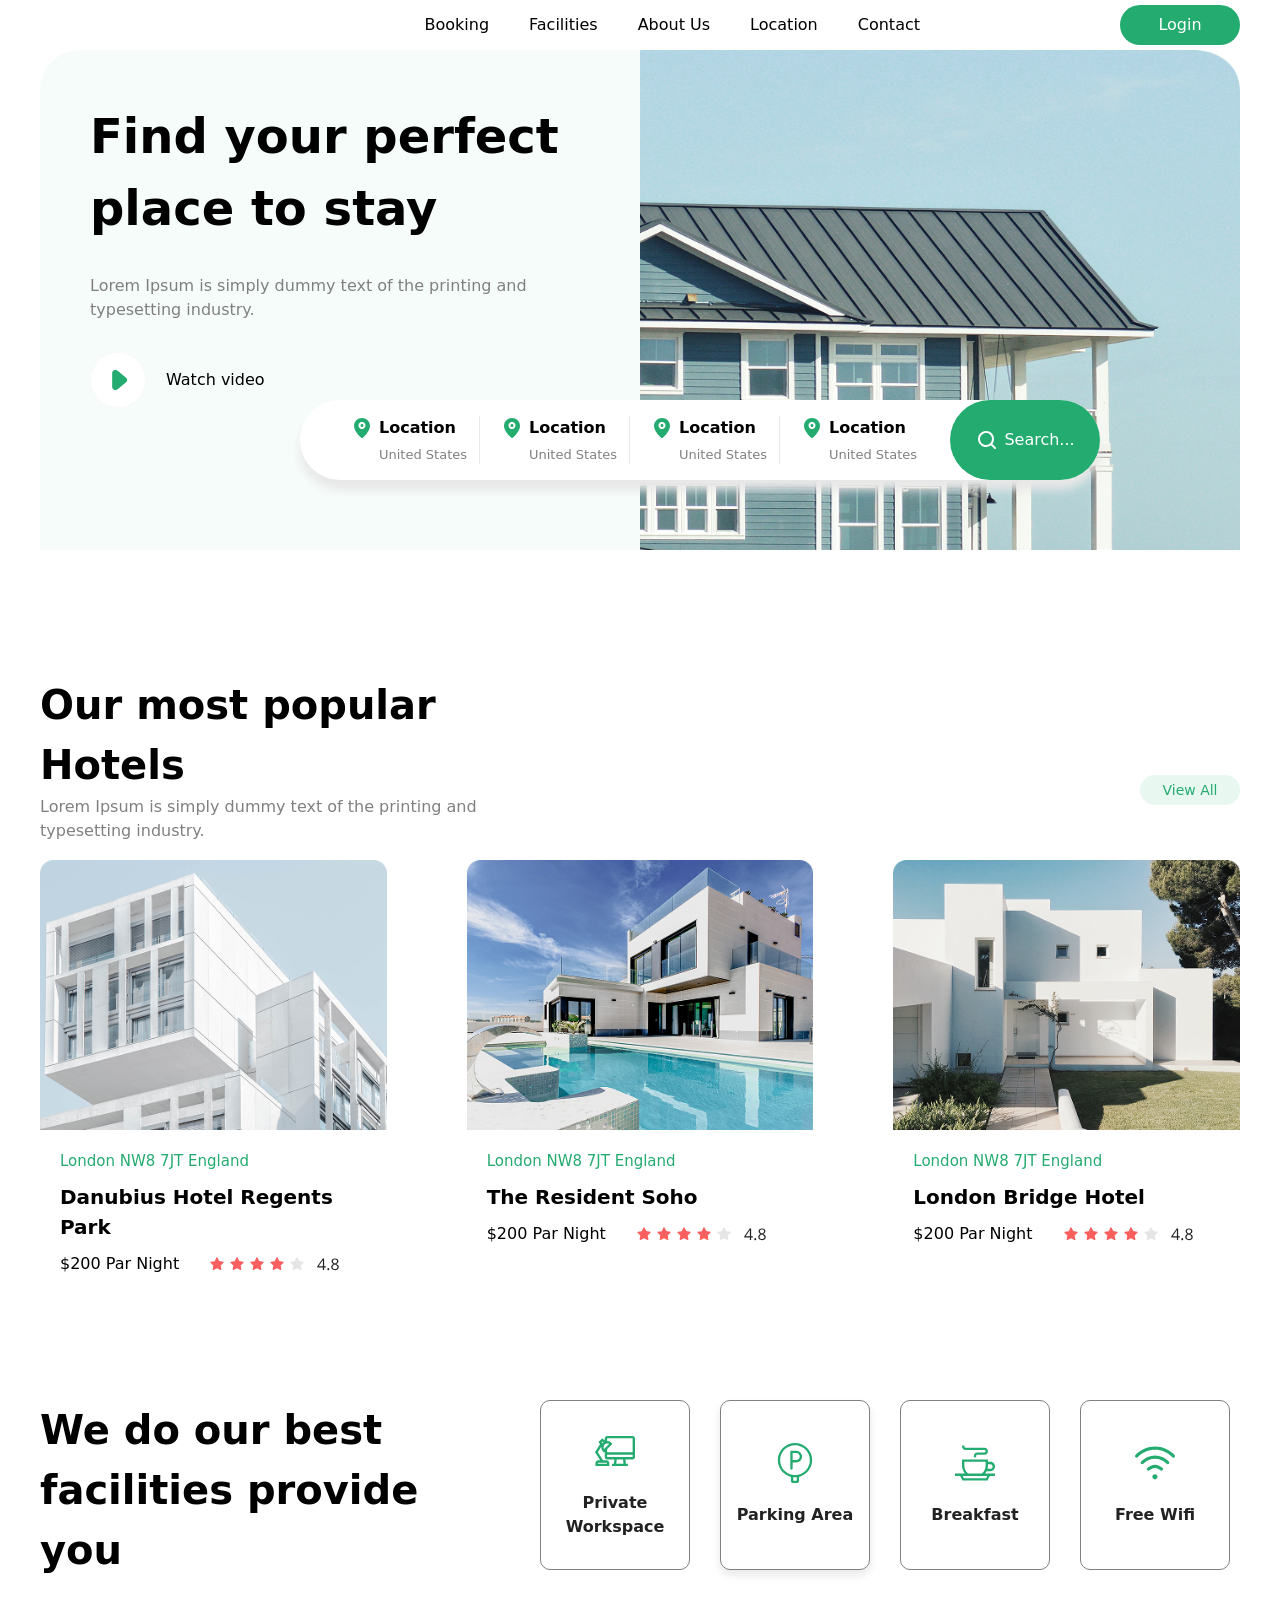
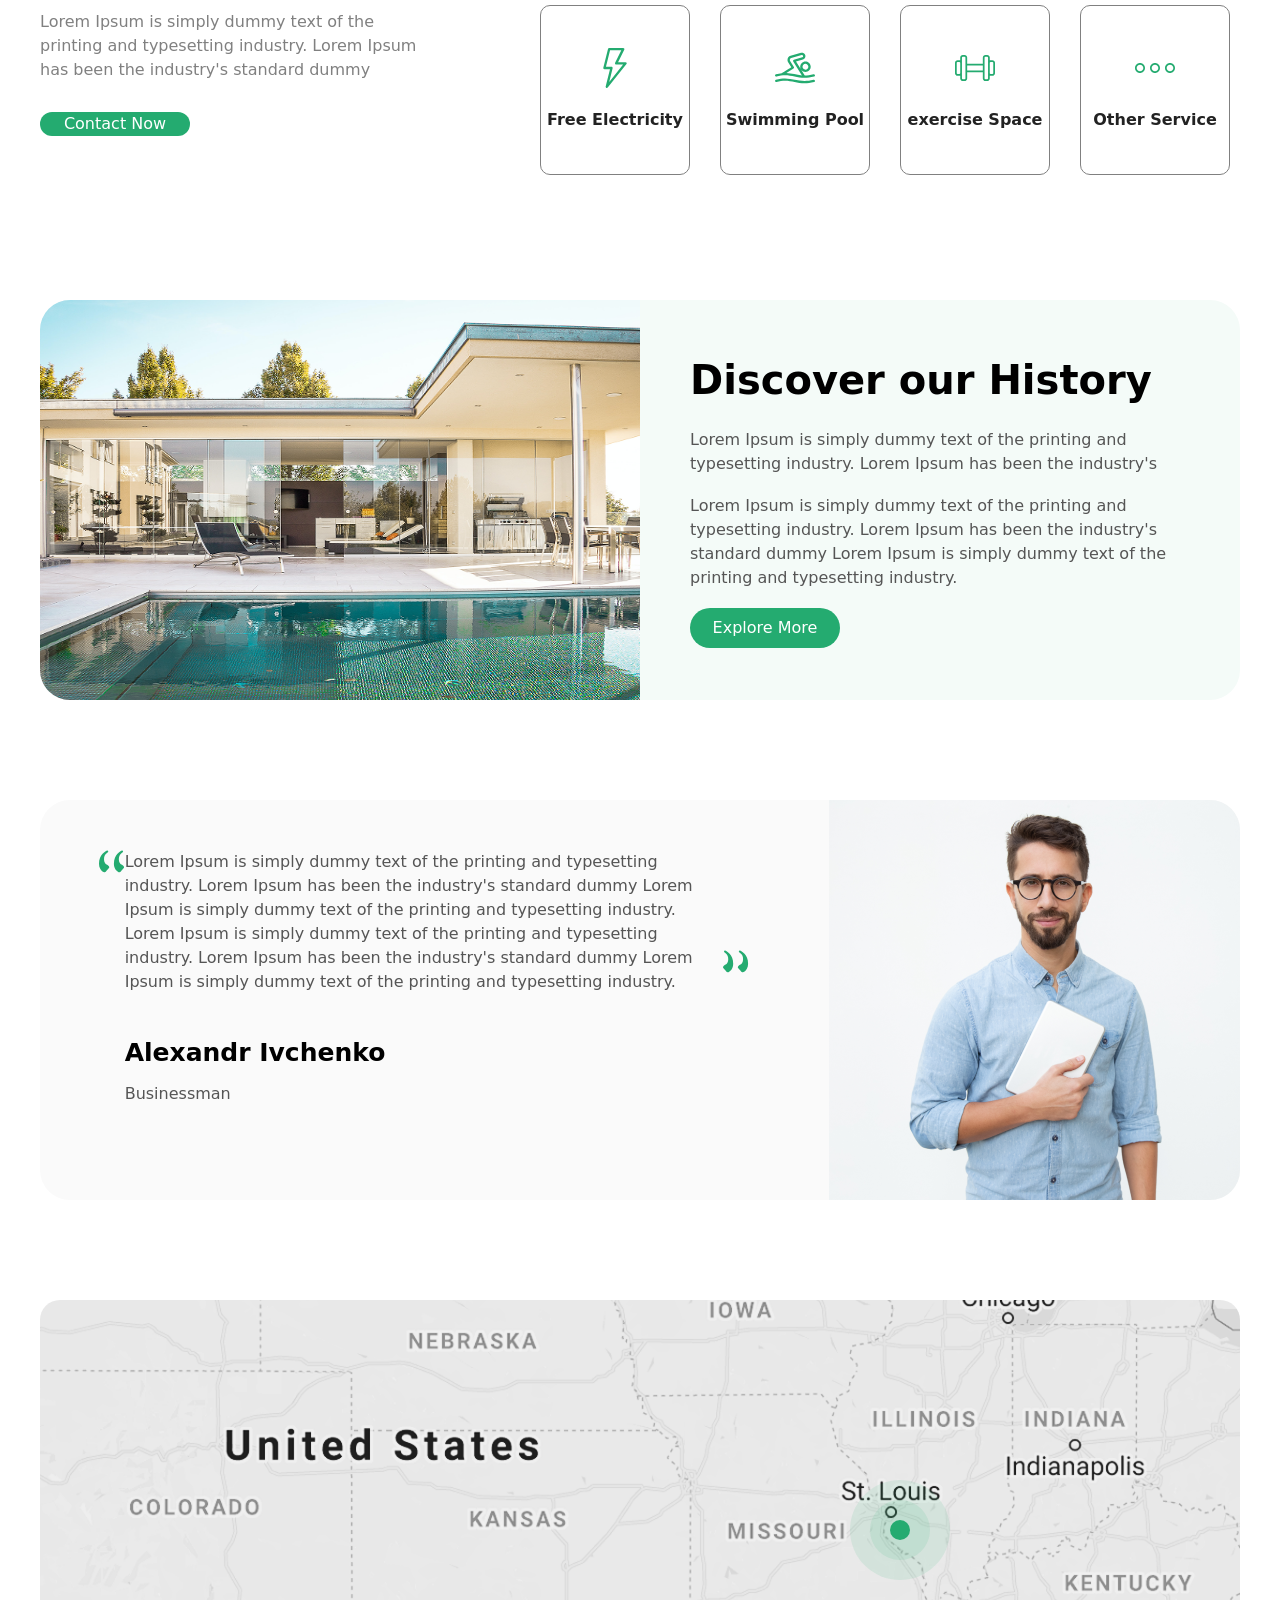
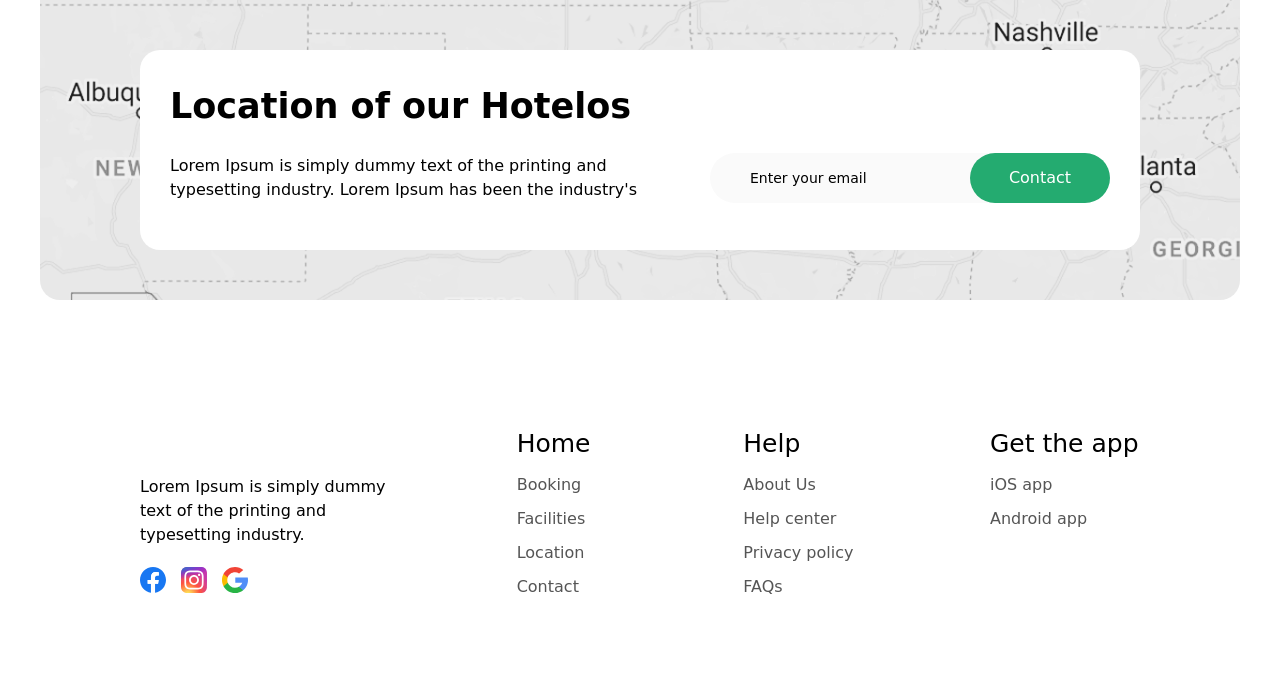
<file: index.html>
<!DOCTYPE html>
<html lang="en">
<head>
    <meta charset="UTF-8">
    <meta name="viewport" content="width=device-width, initial-scale=1.0">
    <title>Document</title>
    <link rel="stylesheet" href="./src/output.css">
</head>
<style>
    html{
        scroll-behavior: smooth;
    }
</style>
<body>
    <section>
        <nav class="max-w-[1200px] h-[50px] m-auto flex items-center gap-[200px] justify-end">
            <div class="flex items-center gap-[40px]">
                <a href="#abaut">Booking</a>
                <a href="#imkoniyat">Facilities</a>
                <a href="#abaut">About Us</a>
                <a href="#macon">Location</a>
                <a href="#login">Contact</a>
            </div>
            <a href="./catalog.html"><button class="w-[120px] h-[40px] rounded-[30px] bg-[#24AB70] text-[white]">Login</button></a>
        </nav>
    </section>
    <section class="w-[100%] h-[600px]">
        <nav class="max-w-[1200px] h-[500px] m-auto flex items-center justify-end gap-[80px] rounded-[40px_40px_0px_0px] bg-[#24AB700A]">
            <div class="w-[470px] h-[400px] flex flex-col gap-[30px]">
                <h1 class="text-[48px] font-bold">Find your perfect place to stay</h1>
                <p class="text-[gray]">Lorem Ipsum is simply dummy text of the printing and typesetting industry.</p>
                <div class="flex items-center gap-[20px]">
                    <svg width="56" height="56" viewBox="0 0 56 56" fill="none" xmlns="http://www.w3.org/2000/svg">
                        <circle cx="28" cy="28" r="28" fill="white"/>
                        <circle cx="28" cy="28" r="27.5" stroke="#E8E8E8" stroke-opacity="0.31"/>
                        <g clip-path="url(#clip0_4029_237)">
                        <path d="M25.4332 38C24.9098 37.9969 24.3929 37.8833 23.9165 37.6667C23.4012 37.4395 22.9622 37.0689 22.6519 36.599C22.3416 36.1291 22.1731 35.5798 22.1665 35.0167V20.9833C22.1731 20.4202 22.3416 19.8709 22.6519 19.401C22.9622 18.9311 23.4012 18.5605 23.9165 18.3333C24.5094 18.0533 25.1691 17.9454 25.8203 18.022C26.4715 18.0986 27.0881 18.3567 27.5998 18.7667L36.0998 25.7833C36.4332 26.0487 36.7023 26.3858 36.8874 26.7696C37.0724 27.1534 37.1685 27.5739 37.1685 28C37.1685 28.4261 37.0724 28.8466 36.8874 29.2304C36.7023 29.6142 36.4332 29.9513 36.0998 30.2167L27.5998 37.2333C26.9871 37.7302 26.222 38.0009 25.4332 38Z" fill="#24AB70"/>
                        </g>
                        <defs>
                        <clipPath id="clip0_4029_237">
                            <rect width="40" height="40" fill="white" transform="translate(8 8)"/>
                        </clipPath>
                        </defs>
                    </svg>
                    <p>Watch video</p>
               </div>
            </div>
            <img class="w-[600px] h-[500px] rounded-[0px_40px_0px_0px]" src="./imgs/image.png" alt="">
            <div class="w-[800px] h-[80px] bg-[white] shadow-[0px_10px_10px_#E8E8E8] rounded-[50px] left-[300px] top-[400px] flex items-center justify-end gap-[20px] absolute">
                <div class="w-[130px] flex items-start gap-[5px]  border-r border-[#E8E8E8]">
                    <svg width="24" height="24" viewBox="0 0 24 24" fill="none" xmlns="http://www.w3.org/2000/svg">
                        <g clip-path="url(#clip0_4029_289)">
                        <path d="M12 11C12.8284 11 13.5 10.3284 13.5 9.5C13.5 8.67157 12.8284 8 12 8C11.1716 8 10.5 8.67157 10.5 9.5C10.5 10.3284 11.1716 11 12 11Z" fill="#24AB70"/>
                        <path d="M12 2C9.89206 1.99989 7.86926 2.83176 6.37124 4.31479C4.87323 5.79782 4.02108 7.81216 4 9.92C4 15.4 11.05 21.5 11.35 21.76C11.5311 21.9149 11.7616 22.0001 12 22.0001C12.2384 22.0001 12.4689 21.9149 12.65 21.76C13 21.5 20 15.4 20 9.92C19.9789 7.81216 19.1268 5.79782 17.6288 4.31479C16.1307 2.83176 14.1079 1.99989 12 2ZM12 13C11.3078 13 10.6311 12.7947 10.0555 12.4101C9.47993 12.0256 9.03133 11.4789 8.76642 10.8394C8.50151 10.1999 8.4322 9.49612 8.56725 8.81718C8.7023 8.13825 9.03564 7.51461 9.52513 7.02513C10.0146 6.53564 10.6382 6.2023 11.3172 6.06725C11.9961 5.9322 12.6999 6.00151 13.3394 6.26642C13.9789 6.53133 14.5256 6.97993 14.9101 7.5555C15.2947 8.13108 15.5 8.80777 15.5 9.5C15.5 10.4283 15.1313 11.3185 14.4749 11.9749C13.8185 12.6313 12.9283 13 12 13Z" fill="#24AB70"/>
                        </g>
                        <defs>
                        <clipPath id="clip0_4029_289">
                        <rect width="24" height="24" fill="white"/>
                        </clipPath>
                        </defs>
                    </svg>
                    <div class="flex flex-col gap-[5px]">
                        <h1 class="font-bold">Location</h1>
                        <p class="text-[13px] text-[gray]">United States</p>
                    </div>
                </div>
                <div class="w-[130px] flex items-start gap-[5px] border-r border-[#E8E8E8]">
                    <svg width="24" height="24" viewBox="0 0 24 24" fill="none" xmlns="http://www.w3.org/2000/svg">
                        <g clip-path="url(#clip0_4029_289)">
                        <path d="M12 11C12.8284 11 13.5 10.3284 13.5 9.5C13.5 8.67157 12.8284 8 12 8C11.1716 8 10.5 8.67157 10.5 9.5C10.5 10.3284 11.1716 11 12 11Z" fill="#24AB70"/>
                        <path d="M12 2C9.89206 1.99989 7.86926 2.83176 6.37124 4.31479C4.87323 5.79782 4.02108 7.81216 4 9.92C4 15.4 11.05 21.5 11.35 21.76C11.5311 21.9149 11.7616 22.0001 12 22.0001C12.2384 22.0001 12.4689 21.9149 12.65 21.76C13 21.5 20 15.4 20 9.92C19.9789 7.81216 19.1268 5.79782 17.6288 4.31479C16.1307 2.83176 14.1079 1.99989 12 2ZM12 13C11.3078 13 10.6311 12.7947 10.0555 12.4101C9.47993 12.0256 9.03133 11.4789 8.76642 10.8394C8.50151 10.1999 8.4322 9.49612 8.56725 8.81718C8.7023 8.13825 9.03564 7.51461 9.52513 7.02513C10.0146 6.53564 10.6382 6.2023 11.3172 6.06725C11.9961 5.9322 12.6999 6.00151 13.3394 6.26642C13.9789 6.53133 14.5256 6.97993 14.9101 7.5555C15.2947 8.13108 15.5 8.80777 15.5 9.5C15.5 10.4283 15.1313 11.3185 14.4749 11.9749C13.8185 12.6313 12.9283 13 12 13Z" fill="#24AB70"/>
                        </g>
                        <defs>
                        <clipPath id="clip0_4029_289">
                        <rect width="24" height="24" fill="white"/>
                        </clipPath>
                        </defs>
                    </svg>
                    <div class="flex flex-col gap-[5px]">
                        <h1 class="font-bold">Location</h1>
                        <p class="text-[13px] text-[gray]">United States</p>
                    </div>
                </div>
                <div class="w-[130px] flex items-start gap-[5px] border-r border-[#E8E8E8]">
                    <svg width="24" height="24" viewBox="0 0 24 24" fill="none" xmlns="http://www.w3.org/2000/svg">
                        <g clip-path="url(#clip0_4029_289)">
                        <path d="M12 11C12.8284 11 13.5 10.3284 13.5 9.5C13.5 8.67157 12.8284 8 12 8C11.1716 8 10.5 8.67157 10.5 9.5C10.5 10.3284 11.1716 11 12 11Z" fill="#24AB70"/>
                        <path d="M12 2C9.89206 1.99989 7.86926 2.83176 6.37124 4.31479C4.87323 5.79782 4.02108 7.81216 4 9.92C4 15.4 11.05 21.5 11.35 21.76C11.5311 21.9149 11.7616 22.0001 12 22.0001C12.2384 22.0001 12.4689 21.9149 12.65 21.76C13 21.5 20 15.4 20 9.92C19.9789 7.81216 19.1268 5.79782 17.6288 4.31479C16.1307 2.83176 14.1079 1.99989 12 2ZM12 13C11.3078 13 10.6311 12.7947 10.0555 12.4101C9.47993 12.0256 9.03133 11.4789 8.76642 10.8394C8.50151 10.1999 8.4322 9.49612 8.56725 8.81718C8.7023 8.13825 9.03564 7.51461 9.52513 7.02513C10.0146 6.53564 10.6382 6.2023 11.3172 6.06725C11.9961 5.9322 12.6999 6.00151 13.3394 6.26642C13.9789 6.53133 14.5256 6.97993 14.9101 7.5555C15.2947 8.13108 15.5 8.80777 15.5 9.5C15.5 10.4283 15.1313 11.3185 14.4749 11.9749C13.8185 12.6313 12.9283 13 12 13Z" fill="#24AB70"/>
                        </g>
                        <defs>
                        <clipPath id="clip0_4029_289">
                        <rect width="24" height="24" fill="white"/>
                        </clipPath>
                        </defs>
                    </svg>
                    <div class="flex flex-col gap-[5px]">
                        <h1 class="font-bold">Location</h1>
                        <p class="text-[13px] text-[gray]">United States</p>
                    </div>
                </div>
                <div class="w-[130px] flex items-start gap-[5px] ">
                    <svg width="24" height="24" viewBox="0 0 24 24" fill="none" xmlns="http://www.w3.org/2000/svg">
                        <g clip-path="url(#clip0_4029_289)">
                        <path d="M12 11C12.8284 11 13.5 10.3284 13.5 9.5C13.5 8.67157 12.8284 8 12 8C11.1716 8 10.5 8.67157 10.5 9.5C10.5 10.3284 11.1716 11 12 11Z" fill="#24AB70"/>
                        <path d="M12 2C9.89206 1.99989 7.86926 2.83176 6.37124 4.31479C4.87323 5.79782 4.02108 7.81216 4 9.92C4 15.4 11.05 21.5 11.35 21.76C11.5311 21.9149 11.7616 22.0001 12 22.0001C12.2384 22.0001 12.4689 21.9149 12.65 21.76C13 21.5 20 15.4 20 9.92C19.9789 7.81216 19.1268 5.79782 17.6288 4.31479C16.1307 2.83176 14.1079 1.99989 12 2ZM12 13C11.3078 13 10.6311 12.7947 10.0555 12.4101C9.47993 12.0256 9.03133 11.4789 8.76642 10.8394C8.50151 10.1999 8.4322 9.49612 8.56725 8.81718C8.7023 8.13825 9.03564 7.51461 9.52513 7.02513C10.0146 6.53564 10.6382 6.2023 11.3172 6.06725C11.9961 5.9322 12.6999 6.00151 13.3394 6.26642C13.9789 6.53133 14.5256 6.97993 14.9101 7.5555C15.2947 8.13108 15.5 8.80777 15.5 9.5C15.5 10.4283 15.1313 11.3185 14.4749 11.9749C13.8185 12.6313 12.9283 13 12 13Z" fill="#24AB70"/>
                        </g>
                        <defs>
                        <clipPath id="clip0_4029_289">
                        <rect width="24" height="24" fill="white"/>
                        </clipPath>
                        </defs>
                    </svg>
                    <div class="flex flex-col gap-[5px]">
                        <h1 class="font-bold">Location</h1>
                        <p class="text-[13px] text-[gray]">United States</p>
                    </div>
                </div>
                <button class="w-[150px] h-[80px] rounded-[50px] bg-[#24AB70] flex items-center gap-[5px] justify-center">
                    <svg width="24" height="24" viewBox="0 0 24 24" fill="none" xmlns="http://www.w3.org/2000/svg">
                        <g clip-path="url(#clip0_4029_253)">
                        <path d="M20.71 19.29L17.31 15.9C18.407 14.5025 19.0022 12.7767 19 11C19 9.41775 18.5308 7.87103 17.6518 6.55544C16.7727 5.23985 15.5233 4.21447 14.0615 3.60897C12.5997 3.00347 10.9911 2.84504 9.43928 3.15372C7.88743 3.4624 6.46197 4.22433 5.34315 5.34315C4.22433 6.46197 3.4624 7.88743 3.15372 9.43928C2.84504 10.9911 3.00347 12.5997 3.60897 14.0615C4.21447 15.5233 5.23985 16.7727 6.55544 17.6518C7.87103 18.5308 9.41775 19 11 19C12.7767 19.0022 14.5025 18.407 15.9 17.31L19.29 20.71C19.383 20.8037 19.4936 20.8781 19.6154 20.9289C19.7373 20.9797 19.868 21.0058 20 21.0058C20.132 21.0058 20.2627 20.9797 20.3846 20.9289C20.5064 20.8781 20.617 20.8037 20.71 20.71C20.8037 20.617 20.8781 20.5064 20.9289 20.3846C20.9797 20.2627 21.0058 20.132 21.0058 20C21.0058 19.868 20.9797 19.7373 20.9289 19.6154C20.8781 19.4936 20.8037 19.383 20.71 19.29ZM5 11C5 9.81332 5.3519 8.65328 6.01119 7.66658C6.67047 6.67989 7.60755 5.91085 8.7039 5.45673C9.80026 5.0026 11.0067 4.88378 12.1705 5.11529C13.3344 5.3468 14.4035 5.91825 15.2426 6.75736C16.0818 7.59648 16.6532 8.66558 16.8847 9.82946C17.1162 10.9933 16.9974 12.1997 16.5433 13.2961C16.0892 14.3925 15.3201 15.3295 14.3334 15.9888C13.3467 16.6481 12.1867 17 11 17C9.4087 17 7.88258 16.3679 6.75736 15.2426C5.63214 14.1174 5 12.5913 5 11Z" fill="white"/>
                        </g>
                        <defs>
                        <clipPath id="clip0_4029_253">
                        <rect width="24" height="24" fill="white"/>
                        </clipPath>
                        </defs>
                    </svg>
                    <p class="text-[white]">Search...</p>
                </button>
            </div>
        </nav>
    </section>
    <section class="w-[100%] h-[700px] flex">
        <nav class="w-[1200px] h-[650px] m-auto flex flex-col gap-[50px]">
            <div class="w-[100%] h-[130px] flex items-end gap-[52.5%] justify-end">
                <div class="w-[470px] h-[130px]">
                <h1 id="our" class="text-[40px] font-bold">Our most popular Hotels</h1>
                <p class="text-[gray]">Lorem Ipsum is simply dummy text of the printing and typesetting industry.</p>
                </div>
                <button class="w-[100px] h-[30px] rounded-[50px] bg-[#24AB701A] text-[14px] text-[#24AB70]">View All</button>
            </div>
            <div class="w-[100%] h-[410px] flex items-center gap-[80px] justify-center">
                <div class="w-[350px] h-[400px] flex flex-col gap-[20px]">
                    <img src="./imgs/image (1).png" alt="">
                    <div class="w-[100%] h-[150px] flex flex-col gap-[10px] p-[0px_20px]">
                        <p class="text-[#24AB70] text-[15px]">London NW8 7JT England</p>
                        <h2 class="text-[20px] font-bold">Danubius Hotel Regents Park</h2>
                        <div class="flex items-center gap-[30px]">
                            <p class="text-[16px]">$200 Par Night</p>
                            <svg width="131" height="18" viewBox="0 0 131 18" fill="none" xmlns="http://www.w3.org/2000/svg">
                                <path d="M116.828 12.375H115.133V15H113.891V12.375H108.336V11.2422L113.758 3.51562H115.133V11.1953H116.828V12.375ZM113.891 11.1953V7.39844C113.891 6.65365 113.917 5.8125 113.969 4.875H113.906C113.656 5.375 113.422 5.78906 113.203 6.11719L109.633 11.1953H113.891ZM118.344 14.1719C118.344 13.8229 118.422 13.5599 118.578 13.3828C118.74 13.2005 118.969 13.1094 119.266 13.1094C119.568 13.1094 119.802 13.2005 119.969 13.3828C120.141 13.5599 120.227 13.8229 120.227 14.1719C120.227 14.5104 120.141 14.7708 119.969 14.9531C119.797 15.1354 119.562 15.2266 119.266 15.2266C119 15.2266 118.779 15.1458 118.602 14.9844C118.43 14.8177 118.344 14.5469 118.344 14.1719ZM125.984 3.41406C127.026 3.41406 127.852 3.65625 128.461 4.14062C129.07 4.625 129.375 5.29427 129.375 6.14844C129.375 6.71094 129.201 7.22396 128.852 7.6875C128.503 8.15104 127.945 8.57292 127.18 8.95312C128.107 9.39583 128.766 9.86198 129.156 10.3516C129.547 10.8359 129.742 11.3984 129.742 12.0391C129.742 12.987 129.411 13.7448 128.75 14.3125C128.089 14.875 127.182 15.1562 126.031 15.1562C124.812 15.1562 123.875 14.8906 123.219 14.3594C122.562 13.8229 122.234 13.0651 122.234 12.0859C122.234 10.7786 123.031 9.76042 124.625 9.03125C123.906 8.625 123.391 8.1875 123.078 7.71875C122.766 7.24479 122.609 6.71615 122.609 6.13281C122.609 5.30469 122.914 4.64583 123.523 4.15625C124.138 3.66146 124.958 3.41406 125.984 3.41406ZM123.516 12.1172C123.516 12.7422 123.732 13.2292 124.164 13.5781C124.602 13.9271 125.214 14.1016 126 14.1016C126.776 14.1016 127.38 13.9193 127.812 13.5547C128.245 13.1901 128.461 12.6901 128.461 12.0547C128.461 11.5495 128.258 11.1016 127.852 10.7109C127.445 10.3151 126.737 9.93229 125.727 9.5625C124.951 9.89583 124.388 10.2656 124.039 10.6719C123.69 11.0729 123.516 11.5547 123.516 12.1172ZM125.969 4.46875C125.318 4.46875 124.807 4.625 124.438 4.9375C124.068 5.25 123.883 5.66667 123.883 6.1875C123.883 6.66667 124.036 7.07812 124.344 7.42188C124.651 7.76562 125.219 8.10938 126.047 8.45312C126.792 8.14062 127.318 7.80469 127.625 7.44531C127.938 7.08594 128.094 6.66667 128.094 6.1875C128.094 5.66146 127.904 5.24479 127.523 4.9375C127.148 4.625 126.63 4.46875 125.969 4.46875Z" fill="#222222"/>
                                <g clip-path="url(#clip0_4029_16)">
                                <path d="M11.7065 15C11.5999 15.0004 11.4947 14.9753 11.3998 14.9266L7.99984 13.1466L4.59984 14.9266C4.48944 14.9847 4.36496 15.0106 4.24056 15.0014C4.11616 14.9923 3.99683 14.9484 3.89613 14.8748C3.79543 14.8012 3.7174 14.7008 3.67092 14.585C3.62443 14.4693 3.61136 14.3428 3.63318 14.22L4.29984 10.4666L1.55318 7.79997C1.46748 7.71446 1.40669 7.60722 1.37733 7.48977C1.34796 7.37232 1.35114 7.24909 1.38651 7.13331C1.42515 7.01482 1.49623 6.90954 1.59168 6.82941C1.68712 6.74928 1.80312 6.69751 1.92651 6.67997L5.72651 6.12664L7.39984 2.70664C7.45443 2.59393 7.53967 2.49887 7.64578 2.43236C7.7519 2.36584 7.8746 2.33057 7.99984 2.33057C8.12508 2.33057 8.24779 2.36584 8.3539 2.43236C8.46002 2.49887 8.54525 2.59393 8.59984 2.70664L10.2932 6.11997L14.0932 6.67331C14.2166 6.69084 14.3326 6.74262 14.428 6.82275C14.5235 6.90288 14.5945 7.00816 14.6332 7.12664C14.6685 7.24242 14.6717 7.36565 14.6424 7.4831C14.613 7.60055 14.5522 7.70779 14.4665 7.79331L11.7198 10.46L12.3865 14.2133C12.4103 14.3383 12.3978 14.4675 12.3506 14.5856C12.3033 14.7037 12.2233 14.8059 12.1198 14.88C11.9991 14.9646 11.8538 15.0068 11.7065 15Z" fill="#F95F5F"/>
                                </g>
                                <g clip-path="url(#clip1_4029_16)">
                                <path d="M31.7065 15C31.5999 15.0004 31.4947 14.9753 31.3998 14.9266L27.9998 13.1466L24.5998 14.9266C24.4894 14.9847 24.365 15.0106 24.2406 15.0014C24.1162 14.9923 23.9968 14.9484 23.8961 14.8748C23.7954 14.8012 23.7174 14.7008 23.6709 14.585C23.6244 14.4693 23.6114 14.3428 23.6332 14.22L24.2998 10.4666L21.5532 7.79997C21.4675 7.71446 21.4067 7.60722 21.3773 7.48977C21.348 7.37232 21.3511 7.24909 21.3865 7.13331C21.4251 7.01482 21.4962 6.90954 21.5917 6.82941C21.6871 6.74928 21.8031 6.69751 21.9265 6.67997L25.7265 6.12664L27.3998 2.70664C27.4544 2.59393 27.5397 2.49887 27.6458 2.43236C27.7519 2.36584 27.8746 2.33057 27.9998 2.33057C28.1251 2.33057 28.2478 2.36584 28.3539 2.43236C28.46 2.49887 28.5453 2.59393 28.5998 2.70664L30.2932 6.11997L34.0932 6.67331C34.2166 6.69084 34.3326 6.74262 34.428 6.82275C34.5235 6.90288 34.5945 7.00816 34.6332 7.12664C34.6685 7.24242 34.6717 7.36565 34.6424 7.4831C34.613 7.60055 34.5522 7.70779 34.4665 7.79331L31.7198 10.46L32.3865 14.2133C32.4103 14.3383 32.3978 14.4675 32.3506 14.5856C32.3033 14.7037 32.2233 14.8059 32.1198 14.88C31.9991 14.9646 31.8538 15.0068 31.7065 15Z" fill="#F95F5F"/>
                                </g>
                                <g clip-path="url(#clip2_4029_16)">
                                <path d="M51.7065 15C51.5999 15.0004 51.4947 14.9753 51.3998 14.9266L47.9998 13.1466L44.5998 14.9266C44.4894 14.9847 44.365 15.0106 44.2406 15.0014C44.1162 14.9923 43.9968 14.9484 43.8961 14.8748C43.7954 14.8012 43.7174 14.7008 43.6709 14.585C43.6244 14.4693 43.6114 14.3428 43.6332 14.22L44.2998 10.4666L41.5532 7.79997C41.4675 7.71446 41.4067 7.60722 41.3773 7.48977C41.348 7.37232 41.3511 7.24909 41.3865 7.13331C41.4251 7.01482 41.4962 6.90954 41.5917 6.82941C41.6871 6.74928 41.8031 6.69751 41.9265 6.67997L45.7265 6.12664L47.3998 2.70664C47.4544 2.59393 47.5397 2.49887 47.6458 2.43236C47.7519 2.36584 47.8746 2.33057 47.9998 2.33057C48.1251 2.33057 48.2478 2.36584 48.3539 2.43236C48.46 2.49887 48.5453 2.59393 48.5998 2.70664L50.2932 6.11997L54.0932 6.67331C54.2166 6.69084 54.3326 6.74262 54.428 6.82275C54.5235 6.90288 54.5945 7.00816 54.6332 7.12664C54.6685 7.24242 54.6717 7.36565 54.6424 7.4831C54.613 7.60055 54.5522 7.70779 54.4665 7.79331L51.7198 10.46L52.3865 14.2133C52.4103 14.3383 52.3978 14.4675 52.3506 14.5856C52.3033 14.7037 52.2233 14.8059 52.1198 14.88C51.9991 14.9646 51.8538 15.0068 51.7065 15Z" fill="#F95F5F"/>
                                </g>
                                <g clip-path="url(#clip3_4029_16)">
                                <path d="M71.7065 15C71.5999 15.0004 71.4947 14.9753 71.3998 14.9266L67.9998 13.1466L64.5998 14.9266C64.4894 14.9847 64.365 15.0106 64.2406 15.0014C64.1162 14.9923 63.9968 14.9484 63.8961 14.8748C63.7954 14.8012 63.7174 14.7008 63.6709 14.585C63.6244 14.4693 63.6114 14.3428 63.6332 14.22L64.2998 10.4666L61.5532 7.79997C61.4675 7.71446 61.4067 7.60722 61.3773 7.48977C61.348 7.37232 61.3511 7.24909 61.3865 7.13331C61.4251 7.01482 61.4962 6.90954 61.5917 6.82941C61.6871 6.74928 61.8031 6.69751 61.9265 6.67997L65.7265 6.12664L67.3998 2.70664C67.4544 2.59393 67.5397 2.49887 67.6458 2.43236C67.7519 2.36584 67.8746 2.33057 67.9998 2.33057C68.1251 2.33057 68.2478 2.36584 68.3539 2.43236C68.46 2.49887 68.5453 2.59393 68.5998 2.70664L70.2932 6.11997L74.0932 6.67331C74.2166 6.69084 74.3326 6.74262 74.428 6.82275C74.5235 6.90288 74.5945 7.00816 74.6332 7.12664C74.6685 7.24242 74.6717 7.36565 74.6424 7.4831C74.613 7.60055 74.5522 7.70779 74.4665 7.79331L71.7198 10.46L72.3865 14.2133C72.4103 14.3383 72.3978 14.4675 72.3506 14.5856C72.3033 14.7037 72.2233 14.8059 72.1198 14.88C71.9991 14.9646 71.8538 15.0068 71.7065 15Z" fill="#F95F5F"/>
                                </g>
                                <g clip-path="url(#clip4_4029_16)">
                                <path d="M91.7065 15C91.5999 15.0004 91.4947 14.9753 91.3998 14.9266L87.9998 13.1466L84.5998 14.9266C84.4894 14.9847 84.365 15.0106 84.2406 15.0014C84.1162 14.9923 83.9968 14.9484 83.8961 14.8748C83.7954 14.8012 83.7174 14.7008 83.6709 14.585C83.6244 14.4693 83.6114 14.3428 83.6332 14.22L84.2998 10.4666L81.5532 7.79997C81.4675 7.71446 81.4067 7.60722 81.3773 7.48977C81.348 7.37232 81.3511 7.24909 81.3865 7.13331C81.4251 7.01482 81.4962 6.90954 81.5917 6.82941C81.6871 6.74928 81.8031 6.69751 81.9265 6.67997L85.7265 6.12664L87.3998 2.70664C87.4544 2.59393 87.5397 2.49887 87.6458 2.43236C87.7519 2.36584 87.8746 2.33057 87.9998 2.33057C88.1251 2.33057 88.2478 2.36584 88.3539 2.43236C88.46 2.49887 88.5453 2.59393 88.5998 2.70664L90.2932 6.11997L94.0932 6.67331C94.2166 6.69084 94.3326 6.74262 94.428 6.82275C94.5235 6.90288 94.5945 7.00816 94.6332 7.12664C94.6685 7.24242 94.6717 7.36565 94.6424 7.4831C94.613 7.60055 94.5522 7.70779 94.4665 7.79331L91.7198 10.46L92.3865 14.2133C92.4103 14.3383 92.3978 14.4675 92.3506 14.5856C92.3033 14.7037 92.2233 14.8059 92.1198 14.88C91.9991 14.9646 91.8538 15.0068 91.7065 15Z" fill="#E5E5E5"/>
                                </g>
                                <defs>
                                <clipPath id="clip0_4029_16">
                                <rect width="16" height="16" fill="white" transform="translate(0 1)"/>
                                </clipPath>
                                <clipPath id="clip1_4029_16">
                                <rect width="16" height="16" fill="white" transform="translate(20 1)"/>
                                </clipPath>
                                <clipPath id="clip2_4029_16">
                                <rect width="16" height="16" fill="white" transform="translate(40 1)"/>
                                </clipPath>
                                <clipPath id="clip3_4029_16">
                                <rect width="16" height="16" fill="white" transform="translate(60 1)"/>
                                </clipPath>
                                <clipPath id="clip4_4029_16">
                                <rect width="16" height="16" fill="white" transform="translate(80 1)"/>
                                </clipPath>
                                </defs>
                                </svg>
                        </div>
                    </div>
                </div>
                <div class="w-[350px] h-[400px] flex flex-col gap-[20px]">
                    <img src="./imgs/image (2).png" alt="">
                    <div class="w-[100%] h-[150px] flex flex-col gap-[10px] p-[0px_20px]">
                        <p class="text-[#24AB70] text-[15px]">London NW8 7JT England</p>
                        <h2 class="text-[20px] font-bold">The Resident Soho</h2>
                        <div class="flex items-center gap-[30px]">
                            <p class="text-[16px]">$200 Par Night</p>
                            <svg width="131" height="18" viewBox="0 0 131 18" fill="none" xmlns="http://www.w3.org/2000/svg">
                                <path d="M116.828 12.375H115.133V15H113.891V12.375H108.336V11.2422L113.758 3.51562H115.133V11.1953H116.828V12.375ZM113.891 11.1953V7.39844C113.891 6.65365 113.917 5.8125 113.969 4.875H113.906C113.656 5.375 113.422 5.78906 113.203 6.11719L109.633 11.1953H113.891ZM118.344 14.1719C118.344 13.8229 118.422 13.5599 118.578 13.3828C118.74 13.2005 118.969 13.1094 119.266 13.1094C119.568 13.1094 119.802 13.2005 119.969 13.3828C120.141 13.5599 120.227 13.8229 120.227 14.1719C120.227 14.5104 120.141 14.7708 119.969 14.9531C119.797 15.1354 119.562 15.2266 119.266 15.2266C119 15.2266 118.779 15.1458 118.602 14.9844C118.43 14.8177 118.344 14.5469 118.344 14.1719ZM125.984 3.41406C127.026 3.41406 127.852 3.65625 128.461 4.14062C129.07 4.625 129.375 5.29427 129.375 6.14844C129.375 6.71094 129.201 7.22396 128.852 7.6875C128.503 8.15104 127.945 8.57292 127.18 8.95312C128.107 9.39583 128.766 9.86198 129.156 10.3516C129.547 10.8359 129.742 11.3984 129.742 12.0391C129.742 12.987 129.411 13.7448 128.75 14.3125C128.089 14.875 127.182 15.1562 126.031 15.1562C124.812 15.1562 123.875 14.8906 123.219 14.3594C122.562 13.8229 122.234 13.0651 122.234 12.0859C122.234 10.7786 123.031 9.76042 124.625 9.03125C123.906 8.625 123.391 8.1875 123.078 7.71875C122.766 7.24479 122.609 6.71615 122.609 6.13281C122.609 5.30469 122.914 4.64583 123.523 4.15625C124.138 3.66146 124.958 3.41406 125.984 3.41406ZM123.516 12.1172C123.516 12.7422 123.732 13.2292 124.164 13.5781C124.602 13.9271 125.214 14.1016 126 14.1016C126.776 14.1016 127.38 13.9193 127.812 13.5547C128.245 13.1901 128.461 12.6901 128.461 12.0547C128.461 11.5495 128.258 11.1016 127.852 10.7109C127.445 10.3151 126.737 9.93229 125.727 9.5625C124.951 9.89583 124.388 10.2656 124.039 10.6719C123.69 11.0729 123.516 11.5547 123.516 12.1172ZM125.969 4.46875C125.318 4.46875 124.807 4.625 124.438 4.9375C124.068 5.25 123.883 5.66667 123.883 6.1875C123.883 6.66667 124.036 7.07812 124.344 7.42188C124.651 7.76562 125.219 8.10938 126.047 8.45312C126.792 8.14062 127.318 7.80469 127.625 7.44531C127.938 7.08594 128.094 6.66667 128.094 6.1875C128.094 5.66146 127.904 5.24479 127.523 4.9375C127.148 4.625 126.63 4.46875 125.969 4.46875Z" fill="#222222"/>
                                <g clip-path="url(#clip0_4029_16)">
                                <path d="M11.7065 15C11.5999 15.0004 11.4947 14.9753 11.3998 14.9266L7.99984 13.1466L4.59984 14.9266C4.48944 14.9847 4.36496 15.0106 4.24056 15.0014C4.11616 14.9923 3.99683 14.9484 3.89613 14.8748C3.79543 14.8012 3.7174 14.7008 3.67092 14.585C3.62443 14.4693 3.61136 14.3428 3.63318 14.22L4.29984 10.4666L1.55318 7.79997C1.46748 7.71446 1.40669 7.60722 1.37733 7.48977C1.34796 7.37232 1.35114 7.24909 1.38651 7.13331C1.42515 7.01482 1.49623 6.90954 1.59168 6.82941C1.68712 6.74928 1.80312 6.69751 1.92651 6.67997L5.72651 6.12664L7.39984 2.70664C7.45443 2.59393 7.53967 2.49887 7.64578 2.43236C7.7519 2.36584 7.8746 2.33057 7.99984 2.33057C8.12508 2.33057 8.24779 2.36584 8.3539 2.43236C8.46002 2.49887 8.54525 2.59393 8.59984 2.70664L10.2932 6.11997L14.0932 6.67331C14.2166 6.69084 14.3326 6.74262 14.428 6.82275C14.5235 6.90288 14.5945 7.00816 14.6332 7.12664C14.6685 7.24242 14.6717 7.36565 14.6424 7.4831C14.613 7.60055 14.5522 7.70779 14.4665 7.79331L11.7198 10.46L12.3865 14.2133C12.4103 14.3383 12.3978 14.4675 12.3506 14.5856C12.3033 14.7037 12.2233 14.8059 12.1198 14.88C11.9991 14.9646 11.8538 15.0068 11.7065 15Z" fill="#F95F5F"/>
                                </g>
                                <g clip-path="url(#clip1_4029_16)">
                                <path d="M31.7065 15C31.5999 15.0004 31.4947 14.9753 31.3998 14.9266L27.9998 13.1466L24.5998 14.9266C24.4894 14.9847 24.365 15.0106 24.2406 15.0014C24.1162 14.9923 23.9968 14.9484 23.8961 14.8748C23.7954 14.8012 23.7174 14.7008 23.6709 14.585C23.6244 14.4693 23.6114 14.3428 23.6332 14.22L24.2998 10.4666L21.5532 7.79997C21.4675 7.71446 21.4067 7.60722 21.3773 7.48977C21.348 7.37232 21.3511 7.24909 21.3865 7.13331C21.4251 7.01482 21.4962 6.90954 21.5917 6.82941C21.6871 6.74928 21.8031 6.69751 21.9265 6.67997L25.7265 6.12664L27.3998 2.70664C27.4544 2.59393 27.5397 2.49887 27.6458 2.43236C27.7519 2.36584 27.8746 2.33057 27.9998 2.33057C28.1251 2.33057 28.2478 2.36584 28.3539 2.43236C28.46 2.49887 28.5453 2.59393 28.5998 2.70664L30.2932 6.11997L34.0932 6.67331C34.2166 6.69084 34.3326 6.74262 34.428 6.82275C34.5235 6.90288 34.5945 7.00816 34.6332 7.12664C34.6685 7.24242 34.6717 7.36565 34.6424 7.4831C34.613 7.60055 34.5522 7.70779 34.4665 7.79331L31.7198 10.46L32.3865 14.2133C32.4103 14.3383 32.3978 14.4675 32.3506 14.5856C32.3033 14.7037 32.2233 14.8059 32.1198 14.88C31.9991 14.9646 31.8538 15.0068 31.7065 15Z" fill="#F95F5F"/>
                                </g>
                                <g clip-path="url(#clip2_4029_16)">
                                <path d="M51.7065 15C51.5999 15.0004 51.4947 14.9753 51.3998 14.9266L47.9998 13.1466L44.5998 14.9266C44.4894 14.9847 44.365 15.0106 44.2406 15.0014C44.1162 14.9923 43.9968 14.9484 43.8961 14.8748C43.7954 14.8012 43.7174 14.7008 43.6709 14.585C43.6244 14.4693 43.6114 14.3428 43.6332 14.22L44.2998 10.4666L41.5532 7.79997C41.4675 7.71446 41.4067 7.60722 41.3773 7.48977C41.348 7.37232 41.3511 7.24909 41.3865 7.13331C41.4251 7.01482 41.4962 6.90954 41.5917 6.82941C41.6871 6.74928 41.8031 6.69751 41.9265 6.67997L45.7265 6.12664L47.3998 2.70664C47.4544 2.59393 47.5397 2.49887 47.6458 2.43236C47.7519 2.36584 47.8746 2.33057 47.9998 2.33057C48.1251 2.33057 48.2478 2.36584 48.3539 2.43236C48.46 2.49887 48.5453 2.59393 48.5998 2.70664L50.2932 6.11997L54.0932 6.67331C54.2166 6.69084 54.3326 6.74262 54.428 6.82275C54.5235 6.90288 54.5945 7.00816 54.6332 7.12664C54.6685 7.24242 54.6717 7.36565 54.6424 7.4831C54.613 7.60055 54.5522 7.70779 54.4665 7.79331L51.7198 10.46L52.3865 14.2133C52.4103 14.3383 52.3978 14.4675 52.3506 14.5856C52.3033 14.7037 52.2233 14.8059 52.1198 14.88C51.9991 14.9646 51.8538 15.0068 51.7065 15Z" fill="#F95F5F"/>
                                </g>
                                <g clip-path="url(#clip3_4029_16)">
                                <path d="M71.7065 15C71.5999 15.0004 71.4947 14.9753 71.3998 14.9266L67.9998 13.1466L64.5998 14.9266C64.4894 14.9847 64.365 15.0106 64.2406 15.0014C64.1162 14.9923 63.9968 14.9484 63.8961 14.8748C63.7954 14.8012 63.7174 14.7008 63.6709 14.585C63.6244 14.4693 63.6114 14.3428 63.6332 14.22L64.2998 10.4666L61.5532 7.79997C61.4675 7.71446 61.4067 7.60722 61.3773 7.48977C61.348 7.37232 61.3511 7.24909 61.3865 7.13331C61.4251 7.01482 61.4962 6.90954 61.5917 6.82941C61.6871 6.74928 61.8031 6.69751 61.9265 6.67997L65.7265 6.12664L67.3998 2.70664C67.4544 2.59393 67.5397 2.49887 67.6458 2.43236C67.7519 2.36584 67.8746 2.33057 67.9998 2.33057C68.1251 2.33057 68.2478 2.36584 68.3539 2.43236C68.46 2.49887 68.5453 2.59393 68.5998 2.70664L70.2932 6.11997L74.0932 6.67331C74.2166 6.69084 74.3326 6.74262 74.428 6.82275C74.5235 6.90288 74.5945 7.00816 74.6332 7.12664C74.6685 7.24242 74.6717 7.36565 74.6424 7.4831C74.613 7.60055 74.5522 7.70779 74.4665 7.79331L71.7198 10.46L72.3865 14.2133C72.4103 14.3383 72.3978 14.4675 72.3506 14.5856C72.3033 14.7037 72.2233 14.8059 72.1198 14.88C71.9991 14.9646 71.8538 15.0068 71.7065 15Z" fill="#F95F5F"/>
                                </g>
                                <g clip-path="url(#clip4_4029_16)">
                                <path d="M91.7065 15C91.5999 15.0004 91.4947 14.9753 91.3998 14.9266L87.9998 13.1466L84.5998 14.9266C84.4894 14.9847 84.365 15.0106 84.2406 15.0014C84.1162 14.9923 83.9968 14.9484 83.8961 14.8748C83.7954 14.8012 83.7174 14.7008 83.6709 14.585C83.6244 14.4693 83.6114 14.3428 83.6332 14.22L84.2998 10.4666L81.5532 7.79997C81.4675 7.71446 81.4067 7.60722 81.3773 7.48977C81.348 7.37232 81.3511 7.24909 81.3865 7.13331C81.4251 7.01482 81.4962 6.90954 81.5917 6.82941C81.6871 6.74928 81.8031 6.69751 81.9265 6.67997L85.7265 6.12664L87.3998 2.70664C87.4544 2.59393 87.5397 2.49887 87.6458 2.43236C87.7519 2.36584 87.8746 2.33057 87.9998 2.33057C88.1251 2.33057 88.2478 2.36584 88.3539 2.43236C88.46 2.49887 88.5453 2.59393 88.5998 2.70664L90.2932 6.11997L94.0932 6.67331C94.2166 6.69084 94.3326 6.74262 94.428 6.82275C94.5235 6.90288 94.5945 7.00816 94.6332 7.12664C94.6685 7.24242 94.6717 7.36565 94.6424 7.4831C94.613 7.60055 94.5522 7.70779 94.4665 7.79331L91.7198 10.46L92.3865 14.2133C92.4103 14.3383 92.3978 14.4675 92.3506 14.5856C92.3033 14.7037 92.2233 14.8059 92.1198 14.88C91.9991 14.9646 91.8538 15.0068 91.7065 15Z" fill="#E5E5E5"/>
                                </g>
                                <defs>
                                <clipPath id="clip0_4029_16">
                                <rect width="16" height="16" fill="white" transform="translate(0 1)"/>
                                </clipPath>
                                <clipPath id="clip1_4029_16">
                                <rect width="16" height="16" fill="white" transform="translate(20 1)"/>
                                </clipPath>
                                <clipPath id="clip2_4029_16">
                                <rect width="16" height="16" fill="white" transform="translate(40 1)"/>
                                </clipPath>
                                <clipPath id="clip3_4029_16">
                                <rect width="16" height="16" fill="white" transform="translate(60 1)"/>
                                </clipPath>
                                <clipPath id="clip4_4029_16">
                                <rect width="16" height="16" fill="white" transform="translate(80 1)"/>
                                </clipPath>
                                </defs>
                                </svg>
                        </div>
                    </div>
                </div>
                <div class="w-[350px] h-[400px] flex flex-col gap-[20px]">
                    <img src="./imgs/image (3).png" alt="">
                    <div class="w-[100%] h-[150px] flex flex-col gap-[10px] p-[0px_20px]">
                        <p class="text-[#24AB70] text-[15px]">London NW8 7JT England</p>
                        <h2 class="text-[20px] font-bold">London Bridge Hotel</h2>
                        <div class="flex items-center gap-[30px]">
                            <p class="text-[16px]">$200 Par Night</p>
                            <svg width="131" height="18" viewBox="0 0 131 18" fill="none" xmlns="http://www.w3.org/2000/svg">
                                <path d="M116.828 12.375H115.133V15H113.891V12.375H108.336V11.2422L113.758 3.51562H115.133V11.1953H116.828V12.375ZM113.891 11.1953V7.39844C113.891 6.65365 113.917 5.8125 113.969 4.875H113.906C113.656 5.375 113.422 5.78906 113.203 6.11719L109.633 11.1953H113.891ZM118.344 14.1719C118.344 13.8229 118.422 13.5599 118.578 13.3828C118.74 13.2005 118.969 13.1094 119.266 13.1094C119.568 13.1094 119.802 13.2005 119.969 13.3828C120.141 13.5599 120.227 13.8229 120.227 14.1719C120.227 14.5104 120.141 14.7708 119.969 14.9531C119.797 15.1354 119.562 15.2266 119.266 15.2266C119 15.2266 118.779 15.1458 118.602 14.9844C118.43 14.8177 118.344 14.5469 118.344 14.1719ZM125.984 3.41406C127.026 3.41406 127.852 3.65625 128.461 4.14062C129.07 4.625 129.375 5.29427 129.375 6.14844C129.375 6.71094 129.201 7.22396 128.852 7.6875C128.503 8.15104 127.945 8.57292 127.18 8.95312C128.107 9.39583 128.766 9.86198 129.156 10.3516C129.547 10.8359 129.742 11.3984 129.742 12.0391C129.742 12.987 129.411 13.7448 128.75 14.3125C128.089 14.875 127.182 15.1562 126.031 15.1562C124.812 15.1562 123.875 14.8906 123.219 14.3594C122.562 13.8229 122.234 13.0651 122.234 12.0859C122.234 10.7786 123.031 9.76042 124.625 9.03125C123.906 8.625 123.391 8.1875 123.078 7.71875C122.766 7.24479 122.609 6.71615 122.609 6.13281C122.609 5.30469 122.914 4.64583 123.523 4.15625C124.138 3.66146 124.958 3.41406 125.984 3.41406ZM123.516 12.1172C123.516 12.7422 123.732 13.2292 124.164 13.5781C124.602 13.9271 125.214 14.1016 126 14.1016C126.776 14.1016 127.38 13.9193 127.812 13.5547C128.245 13.1901 128.461 12.6901 128.461 12.0547C128.461 11.5495 128.258 11.1016 127.852 10.7109C127.445 10.3151 126.737 9.93229 125.727 9.5625C124.951 9.89583 124.388 10.2656 124.039 10.6719C123.69 11.0729 123.516 11.5547 123.516 12.1172ZM125.969 4.46875C125.318 4.46875 124.807 4.625 124.438 4.9375C124.068 5.25 123.883 5.66667 123.883 6.1875C123.883 6.66667 124.036 7.07812 124.344 7.42188C124.651 7.76562 125.219 8.10938 126.047 8.45312C126.792 8.14062 127.318 7.80469 127.625 7.44531C127.938 7.08594 128.094 6.66667 128.094 6.1875C128.094 5.66146 127.904 5.24479 127.523 4.9375C127.148 4.625 126.63 4.46875 125.969 4.46875Z" fill="#222222"/>
                                <g clip-path="url(#clip0_4029_16)">
                                <path d="M11.7065 15C11.5999 15.0004 11.4947 14.9753 11.3998 14.9266L7.99984 13.1466L4.59984 14.9266C4.48944 14.9847 4.36496 15.0106 4.24056 15.0014C4.11616 14.9923 3.99683 14.9484 3.89613 14.8748C3.79543 14.8012 3.7174 14.7008 3.67092 14.585C3.62443 14.4693 3.61136 14.3428 3.63318 14.22L4.29984 10.4666L1.55318 7.79997C1.46748 7.71446 1.40669 7.60722 1.37733 7.48977C1.34796 7.37232 1.35114 7.24909 1.38651 7.13331C1.42515 7.01482 1.49623 6.90954 1.59168 6.82941C1.68712 6.74928 1.80312 6.69751 1.92651 6.67997L5.72651 6.12664L7.39984 2.70664C7.45443 2.59393 7.53967 2.49887 7.64578 2.43236C7.7519 2.36584 7.8746 2.33057 7.99984 2.33057C8.12508 2.33057 8.24779 2.36584 8.3539 2.43236C8.46002 2.49887 8.54525 2.59393 8.59984 2.70664L10.2932 6.11997L14.0932 6.67331C14.2166 6.69084 14.3326 6.74262 14.428 6.82275C14.5235 6.90288 14.5945 7.00816 14.6332 7.12664C14.6685 7.24242 14.6717 7.36565 14.6424 7.4831C14.613 7.60055 14.5522 7.70779 14.4665 7.79331L11.7198 10.46L12.3865 14.2133C12.4103 14.3383 12.3978 14.4675 12.3506 14.5856C12.3033 14.7037 12.2233 14.8059 12.1198 14.88C11.9991 14.9646 11.8538 15.0068 11.7065 15Z" fill="#F95F5F"/>
                                </g>
                                <g clip-path="url(#clip1_4029_16)">
                                <path d="M31.7065 15C31.5999 15.0004 31.4947 14.9753 31.3998 14.9266L27.9998 13.1466L24.5998 14.9266C24.4894 14.9847 24.365 15.0106 24.2406 15.0014C24.1162 14.9923 23.9968 14.9484 23.8961 14.8748C23.7954 14.8012 23.7174 14.7008 23.6709 14.585C23.6244 14.4693 23.6114 14.3428 23.6332 14.22L24.2998 10.4666L21.5532 7.79997C21.4675 7.71446 21.4067 7.60722 21.3773 7.48977C21.348 7.37232 21.3511 7.24909 21.3865 7.13331C21.4251 7.01482 21.4962 6.90954 21.5917 6.82941C21.6871 6.74928 21.8031 6.69751 21.9265 6.67997L25.7265 6.12664L27.3998 2.70664C27.4544 2.59393 27.5397 2.49887 27.6458 2.43236C27.7519 2.36584 27.8746 2.33057 27.9998 2.33057C28.1251 2.33057 28.2478 2.36584 28.3539 2.43236C28.46 2.49887 28.5453 2.59393 28.5998 2.70664L30.2932 6.11997L34.0932 6.67331C34.2166 6.69084 34.3326 6.74262 34.428 6.82275C34.5235 6.90288 34.5945 7.00816 34.6332 7.12664C34.6685 7.24242 34.6717 7.36565 34.6424 7.4831C34.613 7.60055 34.5522 7.70779 34.4665 7.79331L31.7198 10.46L32.3865 14.2133C32.4103 14.3383 32.3978 14.4675 32.3506 14.5856C32.3033 14.7037 32.2233 14.8059 32.1198 14.88C31.9991 14.9646 31.8538 15.0068 31.7065 15Z" fill="#F95F5F"/>
                                </g>
                                <g clip-path="url(#clip2_4029_16)">
                                <path d="M51.7065 15C51.5999 15.0004 51.4947 14.9753 51.3998 14.9266L47.9998 13.1466L44.5998 14.9266C44.4894 14.9847 44.365 15.0106 44.2406 15.0014C44.1162 14.9923 43.9968 14.9484 43.8961 14.8748C43.7954 14.8012 43.7174 14.7008 43.6709 14.585C43.6244 14.4693 43.6114 14.3428 43.6332 14.22L44.2998 10.4666L41.5532 7.79997C41.4675 7.71446 41.4067 7.60722 41.3773 7.48977C41.348 7.37232 41.3511 7.24909 41.3865 7.13331C41.4251 7.01482 41.4962 6.90954 41.5917 6.82941C41.6871 6.74928 41.8031 6.69751 41.9265 6.67997L45.7265 6.12664L47.3998 2.70664C47.4544 2.59393 47.5397 2.49887 47.6458 2.43236C47.7519 2.36584 47.8746 2.33057 47.9998 2.33057C48.1251 2.33057 48.2478 2.36584 48.3539 2.43236C48.46 2.49887 48.5453 2.59393 48.5998 2.70664L50.2932 6.11997L54.0932 6.67331C54.2166 6.69084 54.3326 6.74262 54.428 6.82275C54.5235 6.90288 54.5945 7.00816 54.6332 7.12664C54.6685 7.24242 54.6717 7.36565 54.6424 7.4831C54.613 7.60055 54.5522 7.70779 54.4665 7.79331L51.7198 10.46L52.3865 14.2133C52.4103 14.3383 52.3978 14.4675 52.3506 14.5856C52.3033 14.7037 52.2233 14.8059 52.1198 14.88C51.9991 14.9646 51.8538 15.0068 51.7065 15Z" fill="#F95F5F"/>
                                </g>
                                <g clip-path="url(#clip3_4029_16)">
                                <path d="M71.7065 15C71.5999 15.0004 71.4947 14.9753 71.3998 14.9266L67.9998 13.1466L64.5998 14.9266C64.4894 14.9847 64.365 15.0106 64.2406 15.0014C64.1162 14.9923 63.9968 14.9484 63.8961 14.8748C63.7954 14.8012 63.7174 14.7008 63.6709 14.585C63.6244 14.4693 63.6114 14.3428 63.6332 14.22L64.2998 10.4666L61.5532 7.79997C61.4675 7.71446 61.4067 7.60722 61.3773 7.48977C61.348 7.37232 61.3511 7.24909 61.3865 7.13331C61.4251 7.01482 61.4962 6.90954 61.5917 6.82941C61.6871 6.74928 61.8031 6.69751 61.9265 6.67997L65.7265 6.12664L67.3998 2.70664C67.4544 2.59393 67.5397 2.49887 67.6458 2.43236C67.7519 2.36584 67.8746 2.33057 67.9998 2.33057C68.1251 2.33057 68.2478 2.36584 68.3539 2.43236C68.46 2.49887 68.5453 2.59393 68.5998 2.70664L70.2932 6.11997L74.0932 6.67331C74.2166 6.69084 74.3326 6.74262 74.428 6.82275C74.5235 6.90288 74.5945 7.00816 74.6332 7.12664C74.6685 7.24242 74.6717 7.36565 74.6424 7.4831C74.613 7.60055 74.5522 7.70779 74.4665 7.79331L71.7198 10.46L72.3865 14.2133C72.4103 14.3383 72.3978 14.4675 72.3506 14.5856C72.3033 14.7037 72.2233 14.8059 72.1198 14.88C71.9991 14.9646 71.8538 15.0068 71.7065 15Z" fill="#F95F5F"/>
                                </g>
                                <g clip-path="url(#clip4_4029_16)">
                                <path d="M91.7065 15C91.5999 15.0004 91.4947 14.9753 91.3998 14.9266L87.9998 13.1466L84.5998 14.9266C84.4894 14.9847 84.365 15.0106 84.2406 15.0014C84.1162 14.9923 83.9968 14.9484 83.8961 14.8748C83.7954 14.8012 83.7174 14.7008 83.6709 14.585C83.6244 14.4693 83.6114 14.3428 83.6332 14.22L84.2998 10.4666L81.5532 7.79997C81.4675 7.71446 81.4067 7.60722 81.3773 7.48977C81.348 7.37232 81.3511 7.24909 81.3865 7.13331C81.4251 7.01482 81.4962 6.90954 81.5917 6.82941C81.6871 6.74928 81.8031 6.69751 81.9265 6.67997L85.7265 6.12664L87.3998 2.70664C87.4544 2.59393 87.5397 2.49887 87.6458 2.43236C87.7519 2.36584 87.8746 2.33057 87.9998 2.33057C88.1251 2.33057 88.2478 2.36584 88.3539 2.43236C88.46 2.49887 88.5453 2.59393 88.5998 2.70664L90.2932 6.11997L94.0932 6.67331C94.2166 6.69084 94.3326 6.74262 94.428 6.82275C94.5235 6.90288 94.5945 7.00816 94.6332 7.12664C94.6685 7.24242 94.6717 7.36565 94.6424 7.4831C94.613 7.60055 94.5522 7.70779 94.4665 7.79331L91.7198 10.46L92.3865 14.2133C92.4103 14.3383 92.3978 14.4675 92.3506 14.5856C92.3033 14.7037 92.2233 14.8059 92.1198 14.88C91.9991 14.9646 91.8538 15.0068 91.7065 15Z" fill="#E5E5E5"/>
                                </g>
                                <defs>
                                <clipPath id="clip0_4029_16">
                                <rect width="16" height="16" fill="white" transform="translate(0 1)"/>
                                </clipPath>
                                <clipPath id="clip1_4029_16">
                                <rect width="16" height="16" fill="white" transform="translate(20 1)"/>
                                </clipPath>
                                <clipPath id="clip2_4029_16">
                                <rect width="16" height="16" fill="white" transform="translate(40 1)"/>
                                </clipPath>
                                <clipPath id="clip3_4029_16">
                                <rect width="16" height="16" fill="white" transform="translate(60 1)"/>
                                </clipPath>
                                <clipPath id="clip4_4029_16">
                                <rect width="16" height="16" fill="white" transform="translate(80 1)"/>
                                </clipPath>
                                </defs>
                                </svg>
                        </div>
                    </div>
                </div>
            </div>
        </nav>
    </section>
    <section class="w-[100%] h-[500px] flex items-center">
        <nav id="imkoniyat"  class="min-w-[1200px] h-[400px] m-auto flex items-start gap-[100px]">
            <div class="w-[400px] h-[300px] flex flex-col gap-[30px] items-start">
                <h1 class="text-[40px] font-bold">We do our best facilities provide you</h1>
                <p class="text-[gray]">Lorem Ipsum is simply dummy text of the printing and typesetting industry. Lorem Ipsum has been the industry's standard dummy </p>
                <button class="w-[150px] h-[40px] rounded-[20px] bg-[#24AB70] text-[white]">Contact Now</button>
            </div>
            <div class="w-[700px] h-[380px] flex flex-wrap gap-[30px]">
                <div class="w-[150px] h-[170px] rounded-[10px] flex flex-col gap-[20px] items-center justify-center text-center border border-[gray]">
                    <svg width="40" height="40" viewBox="0 0 40 40" fill="none" xmlns="http://www.w3.org/2000/svg">
                        <path d="M37.5216 4.88489H12.2324C10.8657 4.88489 9.75385 5.99669 9.75385 7.36341V9.56904L7.35705 7.17216L3.29649 11.2327L5.13962 13.0758L0 21.1489L5.21907 29.3067H3.24837C1.71875 29.3067 0.474376 30.551 0.474376 32.0806V35.115H14.3029V32.0806C14.3029 30.551 13.0585 29.3067 11.5289 29.3067H8.03877L2.81766 21.1458L6.26118 15.7368C6.1454 17.4189 6.72736 19.1405 8.01041 20.4235L8.99603 21.4092L9.75385 20.6514V25.9334C9.75385 27.3 10.8656 28.4118 12.2324 28.4118H19.3209L18.9021 32.74H16.9418V35.1152H18.6722H31.0815H32.8119V32.74H30.8517L30.4329 28.4118H37.5214C38.888 28.4118 39.9999 27.3 39.9999 25.9334V7.36349C40.0001 5.99676 38.8882 4.88489 37.5216 4.88489ZM11.5289 31.6818C11.7488 31.6818 11.9277 31.8607 11.9277 32.0806V32.7399H2.84954V32.0806C2.84954 31.8607 3.02844 31.6818 3.24837 31.6818H11.5289ZM8.28119 11.633C8.25955 11.6522 8.23775 11.6709 8.21634 11.6904C8.14775 11.7529 8.08017 11.8167 8.01423 11.8826C8.01298 11.8839 8.01173 11.885 8.01041 11.8862C8.00908 11.8875 8.00806 11.8887 8.00681 11.8901C7.94103 11.956 7.87728 12.0235 7.81486 12.092C7.79509 12.1137 7.77595 12.1358 7.75658 12.1578C7.729 12.1889 7.7008 12.2195 7.67392 12.2512L6.65556 11.2329L7.35705 10.5313L8.37541 11.5497C8.34345 11.5767 8.31252 11.6051 8.28119 11.633ZM9.09103 17.9556C8.50134 16.912 8.4647 15.6387 8.97986 14.5662C8.98345 14.5588 8.98705 14.5514 8.99064 14.544C9.00869 14.5071 9.02744 14.4704 9.04681 14.4338C9.05197 14.424 9.05736 14.4144 9.06267 14.4048C9.08135 14.3703 9.10049 14.336 9.12049 14.3022C9.12713 14.2908 9.134 14.2797 9.1408 14.2683C9.1601 14.2362 9.17978 14.204 9.20017 14.1724C9.20846 14.1596 9.21713 14.1469 9.22556 14.1342C9.24525 14.1044 9.26517 14.0746 9.28588 14.0453C9.29642 14.0305 9.30752 14.0158 9.31822 14.0011C9.33775 13.9742 9.35728 13.9474 9.3776 13.9209C9.3915 13.9029 9.40611 13.8853 9.42041 13.8675C9.43861 13.8447 9.4565 13.8219 9.47533 13.7995C9.49517 13.7758 9.51596 13.7529 9.5365 13.7297C9.5508 13.7135 9.56471 13.697 9.57932 13.6811C9.61525 13.6419 9.65205 13.6034 9.68986 13.5656C9.73197 13.5235 9.77502 13.4828 9.81877 13.4431C9.83135 13.4316 9.84432 13.4208 9.85705 13.4094C9.88892 13.3812 9.92111 13.3533 9.95377 13.3265C9.96783 13.3148 9.98228 13.3037 9.9965 13.2922C10.0292 13.2662 10.062 13.2405 10.0953 13.2158C10.1088 13.2056 10.1226 13.1958 10.1363 13.1858C10.1719 13.1601 10.2078 13.1351 10.2441 13.1108C10.2557 13.103 10.2674 13.0951 10.2792 13.0875C10.3198 13.061 10.3609 13.0354 10.4023 13.0106C10.41 13.0059 10.4178 13.0012 10.4255 12.9966C10.7314 12.8172 11.0579 12.6859 11.3941 12.6027C11.3995 12.6014 11.4049 12.5999 11.4103 12.5985C11.4631 12.5857 11.5162 12.5742 11.5695 12.5637C11.5739 12.5629 11.5783 12.5619 11.5828 12.5609C11.6372 12.5505 11.6917 12.5414 11.7465 12.5333C11.7497 12.5329 11.7529 12.5323 11.7561 12.5319C11.8114 12.524 11.8671 12.5173 11.9226 12.5119C11.9253 12.5117 11.9281 12.5114 11.9308 12.5111C11.9862 12.5058 12.0417 12.5019 12.0972 12.4992C12.1006 12.499 12.1039 12.4988 12.1074 12.4987C12.1614 12.4962 12.2156 12.4949 12.2697 12.4947C12.2747 12.4947 12.2797 12.4947 12.2848 12.4947C12.4378 12.4949 12.5906 12.5046 12.7426 12.5237C12.746 12.5241 12.7492 12.5247 12.7526 12.5251C12.8186 12.5337 12.8844 12.5445 12.9499 12.5566C12.9692 12.5602 12.9884 12.564 13.0076 12.568C13.0583 12.5782 13.1087 12.5897 13.159 12.6021C13.1813 12.6076 13.2037 12.6127 13.2258 12.6187C13.2855 12.6346 13.3449 12.6521 13.4039 12.671C13.4348 12.681 13.4653 12.692 13.496 12.7028C13.5349 12.7164 13.5735 12.7302 13.612 12.7451C13.6454 12.7582 13.6785 12.7721 13.7117 12.7861C13.7424 12.7991 13.773 12.8127 13.8035 12.8265C13.8375 12.8421 13.8715 12.8576 13.9049 12.8742C13.937 12.8901 13.9686 12.9071 14.0003 12.9239C14.0269 12.938 14.0538 12.9515 14.08 12.9663L11.5857 15.4606L9.09103 17.9556ZM21.2884 32.7399L21.7072 28.4117H28.0469L28.4656 32.7399H21.2884ZM37.6249 25.9333C37.6249 25.9902 37.5785 26.0366 37.5216 26.0366H30.2033H19.5507H12.2324C12.1753 26.0366 12.129 25.9903 12.129 25.9333V23.7216H37.625V25.9333H37.6249ZM37.6249 21.3465H12.129V18.2762L17.5334 12.8718L16.5477 11.8862C15.9479 11.2864 15.252 10.8403 14.5093 10.5461C14.5029 10.5436 14.4964 10.5414 14.4899 10.5389C14.4057 10.5058 14.3207 10.4744 14.2353 10.4452C14.2103 10.4367 14.1848 10.4291 14.1597 10.4209C14.0933 10.3992 14.0268 10.3779 13.9597 10.3586C13.917 10.3462 13.8739 10.3353 13.8309 10.3239C13.7817 10.3109 13.7324 10.2976 13.683 10.2858C13.6245 10.2719 13.5657 10.2597 13.5067 10.2473C13.4728 10.2404 13.4392 10.2329 13.4052 10.2265C13.3335 10.2129 13.2614 10.2012 13.189 10.1901C13.168 10.1869 13.1472 10.1835 13.1262 10.1805C13.0439 10.1688 12.9614 10.1591 12.8785 10.1509C12.8676 10.1498 12.8567 10.1486 12.8459 10.1476C12.7557 10.139 12.6653 10.1326 12.5746 10.1282C12.5711 10.128 12.5677 10.1278 12.5642 10.1276C12.4193 10.1208 12.2742 10.1171 12.1287 10.1207V7.36349C12.1287 7.30645 12.1751 7.26013 12.2321 7.26013H37.5213C37.5784 7.26013 37.6247 7.30653 37.6247 7.36349V21.3465H37.6249Z" fill="#24AB70"/>
                    </svg>
                    <p class="text-[#222222] font-bold">Private Workspace</p>
                </div>
                <div class="w-[150px] h-[170px] rounded-[10px] flex flex-col gap-[20px] items-center justify-center shadow-[0px_5px_10px_#E8E8E8] text-center border border-[gray]">
                    <svg width="40" height="40" viewBox="0 0 40 40" fill="none" xmlns="http://www.w3.org/2000/svg">
                        <path d="M21.1272 7.67151H16.4805C15.8236 7.67151 15.3086 8.20885 15.3086 8.84338V25.5317C15.3086 26.1789 15.8333 26.7035 16.4805 26.7035C17.1277 26.7035 17.6523 26.1789 17.6523 25.5317V19.4483C18.7398 19.4422 20.3313 19.4342 21.1273 19.4342C22.698 19.4342 24.1873 18.8263 25.3209 17.7225C26.4687 16.605 27.1008 15.1242 27.1008 13.5528C27.1008 11.9815 26.4687 10.5006 25.3209 9.38307C24.1873 8.2794 22.698 7.67151 21.1272 7.67151ZM21.1272 17.0904C20.3359 17.0904 18.767 17.0983 17.678 17.1044C17.6581 13.4546 17.6695 14.6819 17.6559 10.0153H21.1272C23.0948 10.0153 24.757 11.6353 24.757 13.5528C24.757 15.4704 23.0948 17.0904 21.1272 17.0904Z" fill="#24AB70"/>
                        <path d="M32.1532 5.03406C28.907 1.78781 24.5907 0 19.9997 0C15.4087 0 11.0925 1.78781 7.84628 5.03406C-1.59082 14.4712 2.89144 30.739 15.9372 33.8911V38.0469C15.9372 39.1238 16.8134 40 17.8903 40H22.1091C23.186 40 24.0622 39.1238 24.0622 38.0469V33.8911C37.1206 30.7359 41.5837 14.4645 32.1532 5.03406ZM21.7185 37.6562H18.281V34.2899C19.4208 34.403 20.5786 34.403 21.7185 34.2899V37.6562ZM22.68 31.7902C13.6447 33.4389 5.15597 26.5484 5.15597 17.1875C5.15597 9.00266 11.8148 2.34375 19.9997 2.34375C28.1846 2.34375 34.8435 9.00266 34.8435 17.1875C34.8435 24.3529 29.7406 30.5017 22.68 31.7902Z" fill="#24AB70"/>
                    </svg>
                    <p class="text-[#222222] font-bold">Parking Area</p>
                </div>
                <div class="w-[150px] h-[170px] rounded-[10px] flex flex-col gap-[20px] items-center justify-center text-center border border-[gray]">
                    <svg width="40" height="40" viewBox="0 0 40 40" fill="none" xmlns="http://www.w3.org/2000/svg">
                        <path d="M10.5469 7.10938H29.4531C30.0993 7.10938 30.625 7.63508 30.625 8.28125C30.625 8.92742 30.0993 9.45312 29.4531 9.45312H22.3438C20.4052 9.45312 18.8281 11.0302 18.8281 12.9688V14.1406H21.1719V12.9688C21.1719 12.3226 21.6976 11.7969 22.3438 11.7969H29.4531C31.3916 11.7969 32.9688 10.2198 32.9688 8.28125C32.9688 6.34273 31.3916 4.76562 29.4531 4.76562H10.5469C9.9007 4.76562 9.375 4.23992 9.375 3.59375V2.42188H7.03125V3.59375C7.03125 5.53227 8.60836 7.10938 10.5469 7.10938Z" fill="#24AB70"/>
                        <path d="M31.6168 28.2031H35.3125C37.8972 28.2031 40 26.1003 40 23.5156C40 20.9309 37.8972 18.8281 35.3125 18.8281H32.9688V16.4844H7.03125V22.4219C7.03125 25.427 8.04828 28.2684 9.88672 30.5469H0V32.8906H5.13516L7.47891 37.5781H32.5212L34.8649 32.8906H40V30.5469H30.1133C30.7007 29.8189 31.2035 29.033 31.6168 28.2031ZM35.3125 21.1719C36.6048 21.1719 37.6562 22.2233 37.6562 23.5156C37.6562 24.808 36.6048 25.8594 35.3125 25.8594H32.5097C32.811 24.7547 32.9688 23.6011 32.9688 22.4219V21.1719H35.3125ZM9.375 22.4219V18.8281H30.625V22.4219C30.625 25.5814 29.2521 28.5202 26.8455 30.5469H13.1545C10.7479 28.5202 9.375 25.5814 9.375 22.4219ZM31.0726 35.2344H8.92742L7.75555 32.8906H32.2445L31.0726 35.2344Z" fill="#24AB70"/>
                    </svg>
                    <p class="text-[#222222] font-bold">Breakfast</p>
                </div>
                <div class="w-[150px] h-[170px] rounded-[10px] flex flex-col gap-[20px] items-center justify-center text-center border border-[gray]">
                    <svg width="40" height="40" viewBox="0 0 40 40" fill="none" xmlns="http://www.w3.org/2000/svg">
                        <path d="M19.9219 36.4453C21.3457 36.4453 22.5 35.291 22.5 33.8672C22.5 32.4433 21.3457 31.2891 19.9219 31.2891C18.498 31.2891 17.3438 32.4433 17.3438 33.8672C17.3438 35.291 18.498 36.4453 19.9219 36.4453Z" fill="#24AB70"/>
                        <path d="M39.5805 12.0987C34.4454 6.58913 27.4917 3.55477 19.9997 3.55469C12.5083 3.55477 5.55465 6.58913 0.419429 12.0987C-0.168851 12.73 -0.134086 13.7187 0.497163 14.3071C1.12849 14.8954 2.11716 14.8607 2.70552 14.2294C7.24301 9.36093 13.3849 6.67976 20.0003 6.67968C26.6151 6.67976 32.7569 9.36093 37.2944 14.2294C37.6022 14.5595 38.0194 14.7265 38.4378 14.7265C38.8193 14.7265 39.2017 14.5876 39.5028 14.3071C40.134 13.7187 40.1689 12.73 39.5805 12.0987Z" fill="#24AB70"/>
                        <path d="M33.8434 18.5514C30.0475 14.7269 25.1312 12.6207 20 12.6208C14.8676 12.6209 9.95117 14.7272 6.15649 18.5515C5.54867 19.1641 5.5525 20.1534 6.16508 20.7612C6.77766 21.369 7.76695 21.3652 8.37476 20.7526C11.5783 17.524 15.7069 15.7459 20 15.7458C24.292 15.7457 28.4206 17.5239 31.6253 20.7528C31.9307 21.0605 32.3325 21.2146 32.7343 21.2146C33.1321 21.2146 33.5303 21.0635 33.8351 20.7611C34.4475 20.1532 34.4513 19.1639 33.8434 18.5514Z" fill="#24AB70"/>
                        <path d="M27.5899 25.0228C25.557 23.0088 22.6432 21.7578 19.9852 21.7578C19.9849 21.7578 19.9844 21.7578 19.9841 21.7578H19.8715C19.871 21.7578 19.8708 21.7578 19.8703 21.7578C17.2123 21.7578 14.2982 23.0089 12.2655 25.0228C11.6525 25.6301 11.6479 26.6194 12.2553 27.2325C12.5608 27.5408 12.963 27.6953 13.3653 27.6953C13.7627 27.6953 14.1603 27.5446 14.4649 27.2428C15.912 25.8091 18.0336 24.8828 19.8705 24.8828C19.8707 24.8828 19.871 24.8828 19.8713 24.8828H19.9843C19.9846 24.8828 19.9847 24.8828 19.985 24.8828C21.8217 24.8828 23.9434 25.8091 25.3904 27.2428C26.0034 27.8501 26.9928 27.8457 27.6001 27.2325C28.2075 26.6195 28.2029 25.6301 27.5899 25.0228Z" fill="#24AB70"/>
                    </svg>
                    <p class="text-[#222222] font-bold">Free Wifi</p>
                </div>
                <div class="w-[150px] h-[170px] rounded-[10px] flex flex-col gap-[20px] items-center justify-center text-center border border-[gray]">
                    <svg width="40" height="40" viewBox="0 0 40 40" fill="none" xmlns="http://www.w3.org/2000/svg">
                        <g clip-path="url(#clip0_4029_199)">
                        <path d="M11.2781 39.8789C11.7703 40.122 12.3682 39.9913 12.7131 39.5587L31.4631 16.043C31.7438 15.6911 31.798 15.2095 31.6027 14.804C31.4074 14.3984 30.997 14.1406 30.5469 14.1406H23.0634L29.2525 1.69367C29.4331 1.33039 29.4131 0.899531 29.1993 0.554688C28.9857 0.209844 28.6088 0 28.2031 0H14.1406C13.6024 0 13.1335 0.366563 13.0035 0.88875L8.31596 19.7169C8.22885 20.0669 8.30775 20.4375 8.52978 20.7216C8.75189 21.0059 9.09252 21.1719 9.45314 21.1719H14.985L10.6598 38.545C10.5266 39.0798 10.784 39.635 11.2781 39.8789ZM17.6216 20.2831C17.7087 19.9331 17.6298 19.5625 17.4078 19.2784C17.1856 18.9941 16.845 18.8281 16.4844 18.8281H10.9525L15.0565 2.34375H26.3116L20.1224 14.7907C19.9418 15.154 19.9619 15.5848 20.1756 15.9297C20.3892 16.2746 20.7662 16.4844 21.1718 16.4844H28.1136L14.2331 33.8928L17.6216 20.2831Z" fill="#24AB70"/>
                        </g>
                        <defs>
                        <clipPath id="clip0_4029_199">
                        <rect width="40" height="40" fill="white"/>
                        </clipPath>
                        </defs>
                    </svg>
                    <p class="text-[#222222] font-bold">Free Electricity</p>
                </div>
                <div class="w-[150px] h-[170px] rounded-[10px] flex flex-col gap-[20px] items-center justify-center text-center border border-[gray]">
                    <svg width="40" height="40" viewBox="0 0 40 40" fill="none" xmlns="http://www.w3.org/2000/svg">
                        <g clip-path="url(#clip0_4029_215)">
                        <path d="M1.49343 28.5808C16.6948 24.2595 22.251 32.9919 39.1247 28.5874C39.7509 28.424 40.126 27.7837 39.9626 27.1576C39.7991 26.5314 39.1589 26.1563 38.5327 26.3197C35.22 27.1844 32.3486 27.5045 29.7484 27.5079L26.3509 22.0322C28.3592 24.5276 32.0916 24.6714 34.2785 22.3459C35.24 21.3236 35.7458 19.9879 35.7028 18.5851C35.5586 13.8825 29.7968 11.7724 26.6236 15.1465C25.095 16.772 24.8177 19.0832 25.6784 20.948L21.0296 13.4555L27.9282 11.4648C30.0706 10.8466 31.0831 8.39427 29.9946 6.44372C29.2042 5.02747 27.5637 4.35232 26.0056 4.802L15.5616 7.81583C12.8537 8.59732 11.6411 11.7451 13.128 14.1417L16.2847 19.2294C14.0091 20.6419 6.79171 25.1176 6.71507 25.1707C4.90343 25.3622 2.96327 25.7263 0.852724 26.3263C0.230224 26.5033 -0.131026 27.1514 0.0459271 27.774C0.222802 28.3966 0.871162 28.7577 1.49343 28.5808ZM28.3309 16.7523C29.434 15.5793 31.2754 15.5261 32.445 16.6261C33.6167 17.728 33.6734 19.5683 32.5713 20.7403C31.4695 21.9118 29.629 21.9686 28.4571 20.8665C27.2853 19.7645 27.2287 17.9242 28.3309 16.7523ZM18.8939 18.9897L15.1194 12.9061C14.4528 11.8317 14.9955 10.4186 16.2113 10.0678L26.6553 7.05396C27.1605 6.90802 27.6918 7.127 27.948 7.58591C28.3014 8.21927 27.9711 9.01302 27.2784 9.21294L18.8931 11.6327C18.1468 11.8481 17.8134 12.7176 18.2223 13.3765L26.9165 27.3891C21.4487 26.9301 17.006 25.2811 11.3805 25.0306L18.516 20.6032C19.0659 20.262 19.2352 19.5396 18.8939 18.9897Z" fill="#24AB70"/>
                        <path d="M38.5319 31.7885C22.3879 36.0027 16.723 27.2833 0.851747 31.7951C0.229247 31.9721 -0.132003 32.6202 0.0449505 33.2428C0.221904 33.8654 0.870263 34.2266 1.49261 34.0496C16.6939 29.7283 22.2502 38.4608 39.1239 34.0562C39.7501 33.8928 40.1252 33.2526 39.9617 32.6264C39.7983 32.0001 39.1581 31.6251 38.5319 31.7885Z" fill="#24AB70"/>
                        </g>
                        <defs>
                        <clipPath id="clip0_4029_215">
                        <rect width="40" height="40" fill="white"/>
                        </clipPath>
                        </defs>
                    </svg>
                    <p class="text-[#222222] font-bold">Swimming Pool</p>
                </div>
                <div class="w-[150px] h-[170px] rounded-[10px] flex flex-col gap-[20px] items-center justify-center text-center border border-[gray]">
                    <svg width="40" height="40" viewBox="0 0 40 40" fill="none" xmlns="http://www.w3.org/2000/svg">
                        <path d="M37.3913 12.1739H35.6522C35.3461 12.1739 35.0557 12.2365 34.7826 12.3339V9.56524C34.7826 8.12698 33.6122 6.95654 32.1739 6.95654H30.4348C28.9965 6.95654 27.8261 8.12698 27.8261 9.56524V15.6522H12.1739V9.56524C12.1739 8.12698 11.0035 6.95654 9.56522 6.95654H7.82609C6.38783 6.95654 5.21739 8.12698 5.21739 9.56524V12.3339C4.94435 12.2365 4.65391 12.1739 4.34783 12.1739H2.6087C1.17043 12.1739 0 13.3444 0 14.7826V25.2174C0 26.6557 1.17043 27.8261 2.6087 27.8261H4.34783C4.65391 27.8261 4.94435 27.7635 5.21739 27.6661V30.4348C5.21739 31.8731 6.38783 33.0435 7.82609 33.0435H9.56522C11.0035 33.0435 12.1739 31.8731 12.1739 30.4348V24.3478H27.8261V30.4348C27.8261 31.8731 28.9965 33.0435 30.4348 33.0435H32.1739C33.6122 33.0435 34.7826 31.8731 34.7826 30.4348V27.6661C35.0557 27.7635 35.3461 27.8261 35.6522 27.8261H37.3913C38.8296 27.8261 40 26.6557 40 25.2174V14.7826C40 13.3444 38.8296 12.1739 37.3913 12.1739ZM5.21739 25.2174C5.21739 25.6965 4.82696 26.087 4.34783 26.087H2.6087C2.12957 26.087 1.73913 25.6965 1.73913 25.2174V14.7826C1.73913 14.3035 2.12957 13.9131 2.6087 13.9131H4.34783C4.82696 13.9131 5.21739 14.3035 5.21739 14.7826V25.2174ZM10.4348 30.4348C10.4348 30.9139 10.0443 31.3044 9.56522 31.3044H7.82609C7.34696 31.3044 6.95652 30.9139 6.95652 30.4348V25.2174V14.7826V9.56524C6.95652 9.08611 7.34696 8.69567 7.82609 8.69567H9.56522C10.0443 8.69567 10.4348 9.08611 10.4348 9.56524V30.4348ZM27.8261 22.6087H12.1739V17.3913H27.8261V22.6087ZM33.0435 14.7826V25.2174V30.4348C33.0435 30.9139 32.653 31.3044 32.1739 31.3044H30.4348C29.9557 31.3044 29.5652 30.9139 29.5652 30.4348V9.56524C29.5652 9.08611 29.9557 8.69567 30.4348 8.69567H32.1739C32.653 8.69567 33.0435 9.08611 33.0435 9.56524V14.7826ZM38.2609 25.2174C38.2609 25.6965 37.8704 26.087 37.3913 26.087H35.6522C35.173 26.087 34.7826 25.6965 34.7826 25.2174V14.7826C34.7826 14.3035 35.173 13.9131 35.6522 13.9131H37.3913C37.8704 13.9131 38.2609 14.3035 38.2609 14.7826V25.2174Z" fill="#24AB70"/>
                    </svg>
                    <p class="text-[#222222] font-bold">exercise Space</p>
                </div>
                <div class="w-[150px] h-[170px] rounded-[10px] flex flex-col gap-[20px] items-center justify-center text-center border border-[gray]">
                    <svg width="40" height="40" viewBox="0 0 40 40" fill="none" xmlns="http://www.w3.org/2000/svg">
                        <path d="M5 25C2.24333 25 0 22.7567 0 20C0 17.2433 2.24333 15 5 15C7.75667 15 10 17.2433 10 20C10 22.7567 7.75667 25 5 25ZM5 16.6667C3.16167 16.6667 1.66667 18.1617 1.66667 20C1.66667 21.8383 3.16167 23.3333 5 23.3333C6.83833 23.3333 8.33333 21.8383 8.33333 20C8.33333 18.1617 6.83833 16.6667 5 16.6667Z" fill="#24AB70"/>
                        <path d="M20 25C17.2433 25 15 22.7567 15 20C15 17.2433 17.2433 15 20 15C22.7567 15 25 17.2433 25 20C25 22.7567 22.7567 25 20 25ZM20 16.6667C18.1617 16.6667 16.6667 18.1617 16.6667 20C16.6667 21.8383 18.1617 23.3333 20 23.3333C21.8383 23.3333 23.3333 21.8383 23.3333 20C23.3333 18.1617 21.8383 16.6667 20 16.6667Z" fill="#24AB70"/>
                        <path d="M35 25C32.2433 25 30 22.7567 30 20C30 17.2433 32.2433 15 35 15C37.7567 15 40 17.2433 40 20C40 22.7567 37.7567 25 35 25ZM35 16.6667C33.1617 16.6667 31.6667 18.1617 31.6667 20C31.6667 21.8383 33.1617 23.3333 35 23.3333C36.8383 23.3333 38.3333 21.8383 38.3333 20C38.3333 18.1617 36.8383 16.6667 35 16.6667Z" fill="#24AB70"/>
                    </svg>
                    <p class="text-[#222222] font-bold">Other Service</p>
                </div>
            </div>
        </nav>
    </section>
    <section class="w-[100%] h-[500px] flex">
        <nav class="min-w-[1200px] h-[400px] m-auto rounded-[30px] flex items-center gap-[50px] bg-[#F4FBF8]">
            <img class="w-[600px] h-[400px] rounded-[30px_0px_0px_30px]" src="./imgs/image (4).png" alt="">
            <div class="w-[500px] h-[300px] flex flex-col gap-[18px]">
                <h1 class="text-[40px] font-bold">Discover our History</h1>
                <p class="text-[#555555]">Lorem Ipsum is simply dummy text of the printing and typesetting industry. Lorem Ipsum has been the industry's </p>
                <p class="text-[#555555]">Lorem Ipsum is simply dummy text of the printing and typesetting industry. Lorem Ipsum has been the industry's standard dummy Lorem Ipsum is simply dummy text of the printing and typesetting industry.</p>
                <button class="w-[150px] h-[40px] rounded-[20px] bg-[#24AB70] text-[white]">Explore More</button>
            </div>
        </nav>
    </section>
    <section class="w-[100%] h-[500px] flex">
        <nav class="min-w-[1200px] h-[400px] m-auto flex items-center justify-end gap-[80px] rounded-[30px] bg-[#FAFAFA]">
            <div class="w-[650px] h-[300px]">
                <div class="flex">
                <svg class="flex items-start" width="27" height="23" viewBox="0 0 27 23" fill="none" xmlns="http://www.w3.org/2000/svg">
                    <path d="M15.68 13.92C15.68 11.68 16.0533 9.6 16.8 7.68C17.5467 5.76 18.4267 4.29333 19.44 3.28C20.4533 2.21334 21.3867 1.41334 22.24 0.880003C23.1467 0.293334 23.84 0 24.32 0C24.5867 0 24.8267 0.133335 25.04 0.400004C25.2533 0.613335 25.36 0.800001 25.36 0.960002C25.36 1.28 25.12 1.65333 24.64 2.08C24.16 2.45334 23.6533 2.85334 23.12 3.28C22.5867 3.70667 22.08 4.42667 21.6 5.44C21.12 6.45333 20.88 7.65334 20.88 9.04C20.88 10.48 21.1733 11.7067 21.76 12.72C22.3467 13.68 22.96 14.3467 23.6 14.72C24.2933 15.0933 24.9333 15.5467 25.52 16.08C26.1067 16.56 26.4 17.12 26.4 17.76C26.4 18.08 25.68 18.96 24.24 20.4C24.1333 20.5067 23.84 20.8533 23.36 21.44C22.9333 21.9733 22.5333 22.3467 22.16 22.56C21.84 22.7733 21.4667 22.88 21.04 22.88C20.88 22.88 20.6133 22.8 20.24 22.64C19.8667 22.4267 19.4133 22.08 18.88 21.6C18.3467 21.12 17.84 20.56 17.36 19.92C16.88 19.28 16.48 18.4267 16.16 17.36C15.84 16.2933 15.68 15.1467 15.68 13.92ZM0 13.92C0 11.68 0.373333 9.6 1.12 7.68C1.86667 5.76 2.74667 4.29333 3.76 3.28C4.82667 2.21334 5.78667 1.41334 6.64 0.880003C7.54667 0.293334 8.24 0 8.72 0C8.98667 0 9.22667 0.133335 9.44 0.400004C9.65333 0.613335 9.76 0.800001 9.76 0.960002C9.76 1.28 9.52 1.65333 9.04 2.08C8.61333 2.45334 8.10667 2.85334 7.52 3.28C6.93333 3.70667 6.4 4.42667 5.92 5.44C5.49333 6.45333 5.28 7.65334 5.28 9.04C5.28 10.48 5.57333 11.7067 6.16 12.72C6.74667 13.68 7.36 14.3467 8 14.72C8.69333 15.0933 9.33333 15.5467 9.92 16.08C10.5067 16.56 10.8 17.12 10.8 17.76C10.8 18.08 10.08 18.96 8.64 20.4C8.53333 20.5067 8.24 20.8533 7.76 21.44C7.33333 21.9733 6.93333 22.3467 6.56 22.56C6.24 22.7733 5.86667 22.88 5.44 22.88C5.06667 22.88 4.48 22.6133 3.68 22.08C2.93333 21.5467 2.13333 20.56 1.28 19.12C0.426666 17.6267 0 15.8933 0 13.92Z" fill="#24AB70"/>
                </svg>
                <div class="w-[630px] flex flex-col gap-[40px]">
                <p class="text-[#555555]">Lorem Ipsum is simply dummy text of the printing and typesetting industry. Lorem Ipsum has been the industry's standard dummy Lorem Ipsum is simply dummy text of the printing and typesetting industry. Lorem Ipsum is simply dummy text of the printing and typesetting industry. Lorem Ipsum has been the industry's standard dummy Lorem Ipsum is simply dummy text of the printing and typesetting industry.</p>
                <div class="flex flex-col gap-[10px] items-start">
                  <h1 class="text-[25px] font-bold">Alexandr Ivchenko</h1>
                  <p class="text-[#555555]">Businessman</p>
                </div>
                </div>
                <svg class="mt-[100px]" width="27" height="23" viewBox="0 0 27 23" fill="none" xmlns="http://www.w3.org/2000/svg">
                    <path d="M10.7199 13.92C10.7199 11.68 10.3466 9.6 9.5999 7.68C8.85324 5.76 7.97323 4.29333 6.9599 3.28C5.94657 2.21334 5.01323 1.41334 4.1599 0.880003C3.25323 0.293334 2.5599 0 2.0799 0C1.81323 0 1.57323 0.133335 1.3599 0.400004C1.14657 0.613335 1.0399 0.800001 1.0399 0.960002C1.0399 1.28 1.2799 1.65333 1.7599 2.08C2.2399 2.45334 2.74657 2.85334 3.2799 3.28C3.81323 3.70667 4.3199 4.42667 4.7999 5.44C5.2799 6.45333 5.5199 7.65334 5.5199 9.04C5.5199 10.48 5.22657 11.7067 4.6399 12.72C4.05323 13.68 3.4399 14.3467 2.7999 14.72C2.10657 15.0933 1.46657 15.5467 0.879902 16.08C0.293236 16.56 -9.91821e-05 17.12 -9.91821e-05 17.76C-9.91821e-05 18.08 0.7199 18.96 2.1599 20.4C2.26657 20.5067 2.5599 20.8533 3.0399 21.44C3.46657 21.9733 3.86657 22.3467 4.2399 22.56C4.5599 22.7733 4.93324 22.88 5.3599 22.88C5.5199 22.88 5.78657 22.8 6.1599 22.64C6.53324 22.4267 6.98657 22.08 7.5199 21.6C8.05323 21.12 8.5599 20.56 9.0399 19.92C9.5199 19.28 9.9199 18.4267 10.2399 17.36C10.5599 16.2933 10.7199 15.1467 10.7199 13.92ZM26.3999 13.92C26.3999 11.68 26.0266 9.6 25.2799 7.68C24.5332 5.76 23.6532 4.29333 22.6399 3.28C21.5732 2.21334 20.6132 1.41334 19.7599 0.880003C18.8532 0.293334 18.1599 0 17.6799 0C17.4132 0 17.1732 0.133335 16.9599 0.400004C16.7466 0.613335 16.6399 0.800001 16.6399 0.960002C16.6399 1.28 16.8799 1.65333 17.3599 2.08C17.7866 2.45334 18.2932 2.85334 18.8799 3.28C19.4666 3.70667 19.9999 4.42667 20.4799 5.44C20.9066 6.45333 21.1199 7.65334 21.1199 9.04C21.1199 10.48 20.8266 11.7067 20.2399 12.72C19.6532 13.68 19.0399 14.3467 18.3999 14.72C17.7066 15.0933 17.0666 15.5467 16.4799 16.08C15.8932 16.56 15.5999 17.12 15.5999 17.76C15.5999 18.08 16.3199 18.96 17.7599 20.4C17.8666 20.5067 18.1599 20.8533 18.6399 21.44C19.0666 21.9733 19.4666 22.3467 19.8399 22.56C20.1599 22.7733 20.5332 22.88 20.9599 22.88C21.3332 22.88 21.9199 22.6133 22.7199 22.08C23.4666 21.5467 24.2666 20.56 25.1199 19.12C25.9732 17.6267 26.3999 15.8933 26.3999 13.92Z" fill="#24AB70"/>
                </svg>
            </div>
            </div>
            <img class="rounded-[0px_30px_30px_0px]" src="./imgs/Mask Group.png" alt="">
        </nav>
    </section>
    <section id="macon" class="w-[100%] h-[700px] flex">
        <nav class="min-w-[1200px] h-[600px] m-auto bg-[url('../imgs/map.png')] bg-cover bg-center flex items-center justify-center rounded-[20px]">
            <div class="w-[1000px] h-[500px] flex flex-col items-end justify-end gap-[70px]">
                <div class="w-[100px] h-[100px] rounded-[50%] flex items-center justify-center mr-[19%] bg-[#24AB701A]">
                    <div class="w-[60px] h-[60px] rounded-[50%] flex items-center justify-center bg-[#24AB701A]">
                    <div class="w-[20px] h-[20px] rounded-[50%] bg-[#24AB70]"></div>
                    </div>
                </div>
                <div class="w-[1000px] h-[200px] bg-[white] flex flex-col gap-[20px] p-[30px] rounded-[20px]">
                    <h1 class="text-[35px] font-bold">Location of our Hotelos</h1>
                    <div class="flex items-center gap-[30px]">
                        <p>Lorem Ipsum is simply dummy text of the printing and typesetting industry. Lorem Ipsum has been the industry's </p>
                        <div id="login" class="">
                            <form class="w-[400px] h-[50px] gap-[30px] bg-[#FAFAFA] flex items-center justify-end rounded-[30px]" action="">
                                <input class="w-[200px] h-[40px] text-[14px] p-[10px] rounded-[30px] " placeholder="Enter your email" type="email">
                                <button class="w-[140px] h-[50px] text-[white] bg-[#24AB70] rounded-[40px]">Contact</button>
                            </form>
                        </div>
                    </div>
                </div>
            </div>
        </nav>
    </section>
    <section class="w-[100%] h-[350px] flex items-start">
        <nav id="abaut" class="min-w-[1000px] h-[300px] m-auto flex items-end justify-between gap-[50px]">
            <div class="w-[250px] h-[200px] flex flex-col gap-[20px]">
                <p>Lorem Ipsum is simply dummy text of the printing and typesetting industry.</p>
                <div class="flex items-center gap-[15px]">
                    <svg width="26" height="26" viewBox="0 0 16 16" fill="none" xmlns="http://www.w3.org/2000/svg">
                        <path d="M16 8.00004C16 3.58173 12.4183 0 8.00001 0C3.58172 0 0 3.58173 0 8.00004C0 11.9931 2.92548 15.3027 6.75 15.9029V10.3125H4.71875V8.00004H6.75V6.23753C6.75 4.23252 7.94434 3.12502 9.77172 3.12502C10.647 3.12502 11.5625 3.28126 11.5625 3.28126V5.25002H10.5537C9.55992 5.25002 9.25001 5.8667 9.25001 6.49937V8.00004H11.4688L11.1141 10.3125H9.25V15.9029C13.0745 15.3027 16 11.9931 16 8.00004Z" fill="#1877F2"/>
                        <path d="M11.1141 10.3123L11.4688 7.99978H9.24999V6.49909C9.24999 5.86644 9.55992 5.24976 10.5537 5.24976H11.5625V3.281C11.5625 3.281 10.647 3.12476 9.77171 3.12476C7.94434 3.12476 6.75 4.23225 6.75 6.23727V7.99978H4.71875V10.3123H6.75V15.9026C7.16351 15.9674 7.58144 15.9999 8 15.9998C8.42525 15.9998 8.8427 15.9665 9.24999 15.9026V10.3123H11.1141Z" fill="white"/>
                    </svg>
                    <svg width="26" height="26" viewBox="0 0 16 16" fill="none" xmlns="http://www.w3.org/2000/svg">
                        <path d="M8.00261 0C4.66268 0 3.68588 0.00344645 3.49601 0.0192016C2.8106 0.0761911 2.3841 0.184139 1.91945 0.415543C1.56136 0.593404 1.27895 0.799575 1.00024 1.08858C0.492639 1.61564 0.185005 2.26407 0.0736409 3.03484C0.0194972 3.40903 0.0037463 3.48534 0.000546906 5.39664C-0.000683632 6.03374 0.000546906 6.87221 0.000546906 7.99686C0.000546906 11.335 0.00423852 12.3111 0.0202355 12.5006C0.0756097 13.1678 0.180205 13.5875 0.401702 14.0466C0.825007 14.9254 1.63347 15.5852 2.58591 15.8314C2.91569 15.9163 3.27993 15.9631 3.74753 15.9852C3.94565 15.9938 5.96496 16 7.98551 16C10.006 16 12.0266 15.9975 12.2198 15.9877C12.7612 15.9622 13.0756 15.92 13.4233 15.8301C13.8955 15.709 14.3356 15.4862 14.7129 15.1773C15.0902 14.8684 15.3954 14.4808 15.6075 14.0417C15.8246 13.5936 15.9348 13.1579 15.9846 12.5256C15.9954 12.3878 16 10.1898 16 7.99477C16 5.79938 15.9951 3.60547 15.9842 3.46762C15.9338 2.8251 15.8237 2.39306 15.5995 1.93641C15.4155 1.56259 15.2112 1.28343 14.9147 0.997992C14.3855 0.492349 13.7383 0.184631 12.9668 0.0733601C12.5931 0.0193247 12.5187 0.00332336 10.6064 0H8.00261Z" fill="url(#paint0_radial_4029_327)"/>
                        <path d="M8.00261 0C4.66268 0 3.68588 0.00344645 3.49601 0.0192016C2.8106 0.0761911 2.3841 0.184139 1.91945 0.415543C1.56136 0.593404 1.27895 0.799575 1.00024 1.08858C0.492639 1.61564 0.185005 2.26407 0.0736409 3.03484C0.0194972 3.40903 0.0037463 3.48534 0.000546906 5.39664C-0.000683632 6.03374 0.000546906 6.87221 0.000546906 7.99686C0.000546906 11.335 0.00423852 12.3111 0.0202355 12.5006C0.0756097 13.1678 0.180205 13.5875 0.401702 14.0466C0.825007 14.9254 1.63347 15.5852 2.58591 15.8314C2.91569 15.9163 3.27993 15.9631 3.74753 15.9852C3.94565 15.9938 5.96496 16 7.98551 16C10.006 16 12.0266 15.9975 12.2198 15.9877C12.7612 15.9622 13.0756 15.92 13.4233 15.8301C13.8955 15.709 14.3356 15.4862 14.7129 15.1773C15.0902 14.8684 15.3954 14.4808 15.6075 14.0417C15.8246 13.5936 15.9348 13.1579 15.9846 12.5256C15.9954 12.3878 16 10.1898 16 7.99477C16 5.79938 15.9951 3.60547 15.9842 3.46762C15.9338 2.8251 15.8237 2.39306 15.5995 1.93641C15.4155 1.56259 15.2112 1.28343 14.9147 0.997992C14.3855 0.492349 13.7383 0.184631 12.9668 0.0733601C12.5931 0.0193247 12.5187 0.00332336 10.6064 0H8.00261Z" fill="url(#paint1_radial_4029_327)"/>
                        <path d="M7.99876 2.09253C6.39462 2.09253 6.19331 2.09955 5.56327 2.12822C4.93447 2.15703 4.50525 2.2566 4.12969 2.40271C3.74121 2.55361 3.41167 2.75548 3.08337 3.084C2.75481 3.41239 2.553 3.74202 2.40165 4.13048C2.25521 4.50627 2.15554 4.93572 2.12724 5.56445C2.09918 6.19466 2.0918 6.39615 2.0918 8.00072C2.0918 9.60528 2.09893 9.80604 2.12748 10.4362C2.1564 11.0652 2.25595 11.4945 2.40189 11.8702C2.55288 12.2588 2.75469 12.5884 3.08312 12.9168C3.4113 13.2455 3.74084 13.4478 4.12908 13.5987C4.50488 13.7448 4.93422 13.8444 5.5629 13.8732C6.19294 13.9019 6.39413 13.9089 7.99814 13.9089C9.60239 13.9089 9.8031 13.9019 10.4331 13.8732C11.0619 13.8444 11.4916 13.7448 11.8674 13.5987C12.2558 13.4478 12.5849 13.2455 12.913 12.9168C13.2416 12.5884 13.4434 12.2588 13.5948 11.8703C13.74 11.4945 13.8396 11.0651 13.8692 10.4364C13.8975 9.80616 13.9049 9.60528 13.9049 8.00072C13.9049 6.39615 13.8975 6.19478 13.8692 5.56457C13.8396 4.9356 13.74 4.50627 13.5948 4.13061C13.4434 3.74202 13.2416 3.41239 12.913 3.084C12.5845 2.75535 12.2559 2.55349 11.8671 2.40271C11.4905 2.2566 11.0611 2.15703 10.4323 2.12822C9.80223 2.09955 9.60166 2.09253 7.99703 2.09253H7.99876ZM7.46888 3.15723C7.62615 3.15699 7.80162 3.15723 7.99876 3.15723C9.57581 3.15723 9.76273 3.1629 10.3855 3.19121C10.9614 3.21755 11.274 3.3138 11.4822 3.39467C11.7578 3.50176 11.9543 3.62977 12.1609 3.83655C12.3677 4.04334 12.4956 4.24028 12.6029 4.51599C12.6838 4.72401 12.7801 5.03665 12.8063 5.6127C12.8347 6.23552 12.8408 6.42262 12.8408 7.99936C12.8408 9.57611 12.8347 9.7632 12.8063 10.386C12.78 10.9621 12.6838 11.2747 12.6029 11.4827C12.4959 11.7584 12.3677 11.9548 12.1609 12.1614C11.9542 12.3682 11.7579 12.4962 11.4822 12.6033C11.2742 12.6846 10.9614 12.7806 10.3855 12.8069C9.76286 12.8352 9.57581 12.8414 7.99876 12.8414C6.42157 12.8414 6.23465 12.8352 5.612 12.8069C5.03611 12.7803 4.72355 12.6841 4.51522 12.6032C4.23958 12.4961 4.04269 12.3681 3.83596 12.1613C3.62923 11.9545 3.50126 11.7581 3.39395 11.4822C3.31311 11.2742 3.21676 10.9616 3.19055 10.3855C3.16224 9.76271 3.15658 9.57562 3.15658 7.99789C3.15658 6.42015 3.16224 6.23405 3.19055 5.61122C3.21688 5.03518 3.31311 4.72253 3.39395 4.51427C3.50101 4.23856 3.62923 4.04162 3.83596 3.83483C4.04269 3.62804 4.23958 3.50003 4.51522 3.3927C4.72343 3.31146 5.03611 3.21545 5.612 3.18899C6.15688 3.16437 6.36804 3.15699 7.46888 3.15576V3.15723ZM11.1516 4.13824C11.0114 4.13824 10.8744 4.17983 10.7578 4.25774C10.6413 4.33566 10.5504 4.4464 10.4968 4.57596C10.4431 4.70553 10.4291 4.84809 10.4565 4.98563C10.4839 5.12316 10.5514 5.24949 10.6505 5.34864C10.7497 5.44778 10.876 5.51528 11.0135 5.54261C11.151 5.56994 11.2935 5.55587 11.4231 5.50217C11.5526 5.44847 11.6632 5.35756 11.7411 5.24093C11.819 5.12431 11.8605 4.98721 11.8604 4.84698C11.8604 4.45556 11.543 4.13799 11.1516 4.13799V4.13824ZM7.99876 4.96662C6.32362 4.96662 4.96548 6.32513 4.96548 8.00072C4.96548 9.6763 6.32362 11.0342 7.99876 11.0342C9.67389 11.0342 11.0317 9.6763 11.0317 8.00072C11.0317 6.32513 9.67377 4.96662 7.99863 4.96662H7.99876ZM7.99876 6.03132C9.08606 6.03132 9.96762 6.913 9.96762 8.00072C9.96762 9.08832 9.08606 9.97011 7.99876 9.97011C6.91133 9.97011 6.02989 9.08832 6.02989 8.00072C6.02989 6.913 6.91133 6.03132 7.99876 6.03132Z" fill="white"/>
                        <defs>
                        <radialGradient id="paint0_radial_4029_327" cx="0" cy="0" r="1" gradientUnits="userSpaceOnUse" gradientTransform="translate(4.25002 17.2323) rotate(-90) scale(15.8572 14.7484)">
                        <stop stop-color="#FFDD55"/>
                        <stop offset="0.1" stop-color="#FFDD55"/>
                        <stop offset="0.5" stop-color="#FF543E"/>
                        <stop offset="1" stop-color="#C837AB"/>
                        </radialGradient>
                        <radialGradient id="paint1_radial_4029_327" cx="0" cy="0" r="1" gradientTransform="matrix(1.39126 6.95035 -28.649 5.73793 -2.68008 1.15261)" gradientUnits="userSpaceOnUse">
                        <stop stop-color="#3771C8"/>
                        <stop offset="0.128" stop-color="#3771C8"/>
                        <stop offset="1" stop-color="#6600FF" stop-opacity="0"/>
                        </radialGradient>
                        </defs>
                    </svg>
                    <svg width="26" height="26" viewBox="0 0 16 16" fill="none" xmlns="http://www.w3.org/2000/svg">
                        <g clip-path="url(#clip0_4029_331)">
                        <path d="M3.54594 9.66892L2.989 11.748L0.953406 11.7911C0.345063 10.6628 0 9.3718 0 7.99992C0 6.67333 0.322625 5.42233 0.8945 4.3208H0.894938L2.70719 4.65305L3.50106 6.45443C3.33491 6.93883 3.24434 7.45883 3.24434 7.99992C3.24441 8.58717 3.35078 9.14983 3.54594 9.66892Z" fill="#FBBB00"/>
                        <path d="M15.8601 6.50562C15.952 6.98955 15.9999 7.48933 15.9999 8.00012C15.9999 8.57287 15.9397 9.13155 15.825 9.67046C15.4355 11.5043 14.4179 13.1056 13.0083 14.2388L13.0078 14.2384L10.7252 14.1219L10.4022 12.1052C11.3375 11.5566 12.0685 10.6981 12.4536 9.67046H8.17578V6.50562H12.516H15.8601Z" fill="#518EF8"/>
                        <path d="M13.0081 14.2382L13.0086 14.2386C11.6376 15.3406 9.89602 15.9999 8.00021 15.9999C4.95361 15.9999 2.30483 14.2971 0.953613 11.7911L3.54614 9.66895C4.22174 11.472 5.96108 12.7555 8.00021 12.7555C8.87668 12.7555 9.6978 12.5186 10.4024 12.105L13.0081 14.2382Z" fill="#28B446"/>
                        <path d="M13.1064 1.84175L10.5148 3.9635C9.78553 3.50769 8.92353 3.24438 8.00003 3.24438C5.91475 3.24438 4.14288 4.58678 3.50113 6.4545L0.894969 4.32088H0.894531C2.22597 1.75384 4.90816 0 8.00003 0C9.94112 0 11.7209 0.691438 13.1064 1.84175Z" fill="#F14336"/>
                        </g>
                        <defs>
                        <clipPath id="clip0_4029_331">
                        <rect width="16" height="16" fill="white"/>
                        </clipPath>
                        </defs>
                    </svg>
                </div>
            </div>
            <div class="w-[100px] h-[250px] flex flex-col  gap-[10px]">
                <h2 class="text-[25px]">Home</h2>
                <p class="text-[#555555]">Booking</p>
                <p class="text-[#555555]">Facilities</p>
                <p class="text-[#555555]">Location</p>
                <p class="text-[#555555]">Contact</p>
            </div>
            <div class="w-[120px] h-[250px] flex flex-col  gap-[10px]">
                <h2 class="text-[25px]">Help</h2>
                <p class="text-[#555555]">About Us</p>
                <p class="text-[#555555]">Help center</p>
                <p class="text-[#555555]">Privacy policy</p>
                <p class="text-[#555555]">FAQs</p>
            </div>
            <div class="w-[150px] h-[250px] flex flex-col  gap-[10px]">
                <h2 class="text-[25px]">Get the app</h2>
                <p class="text-[#555555]">iOS app</p>
                <p class="text-[#555555]">Android app</p>
            </div>
        </nav>
    </section>
</body>
</html>
</file>
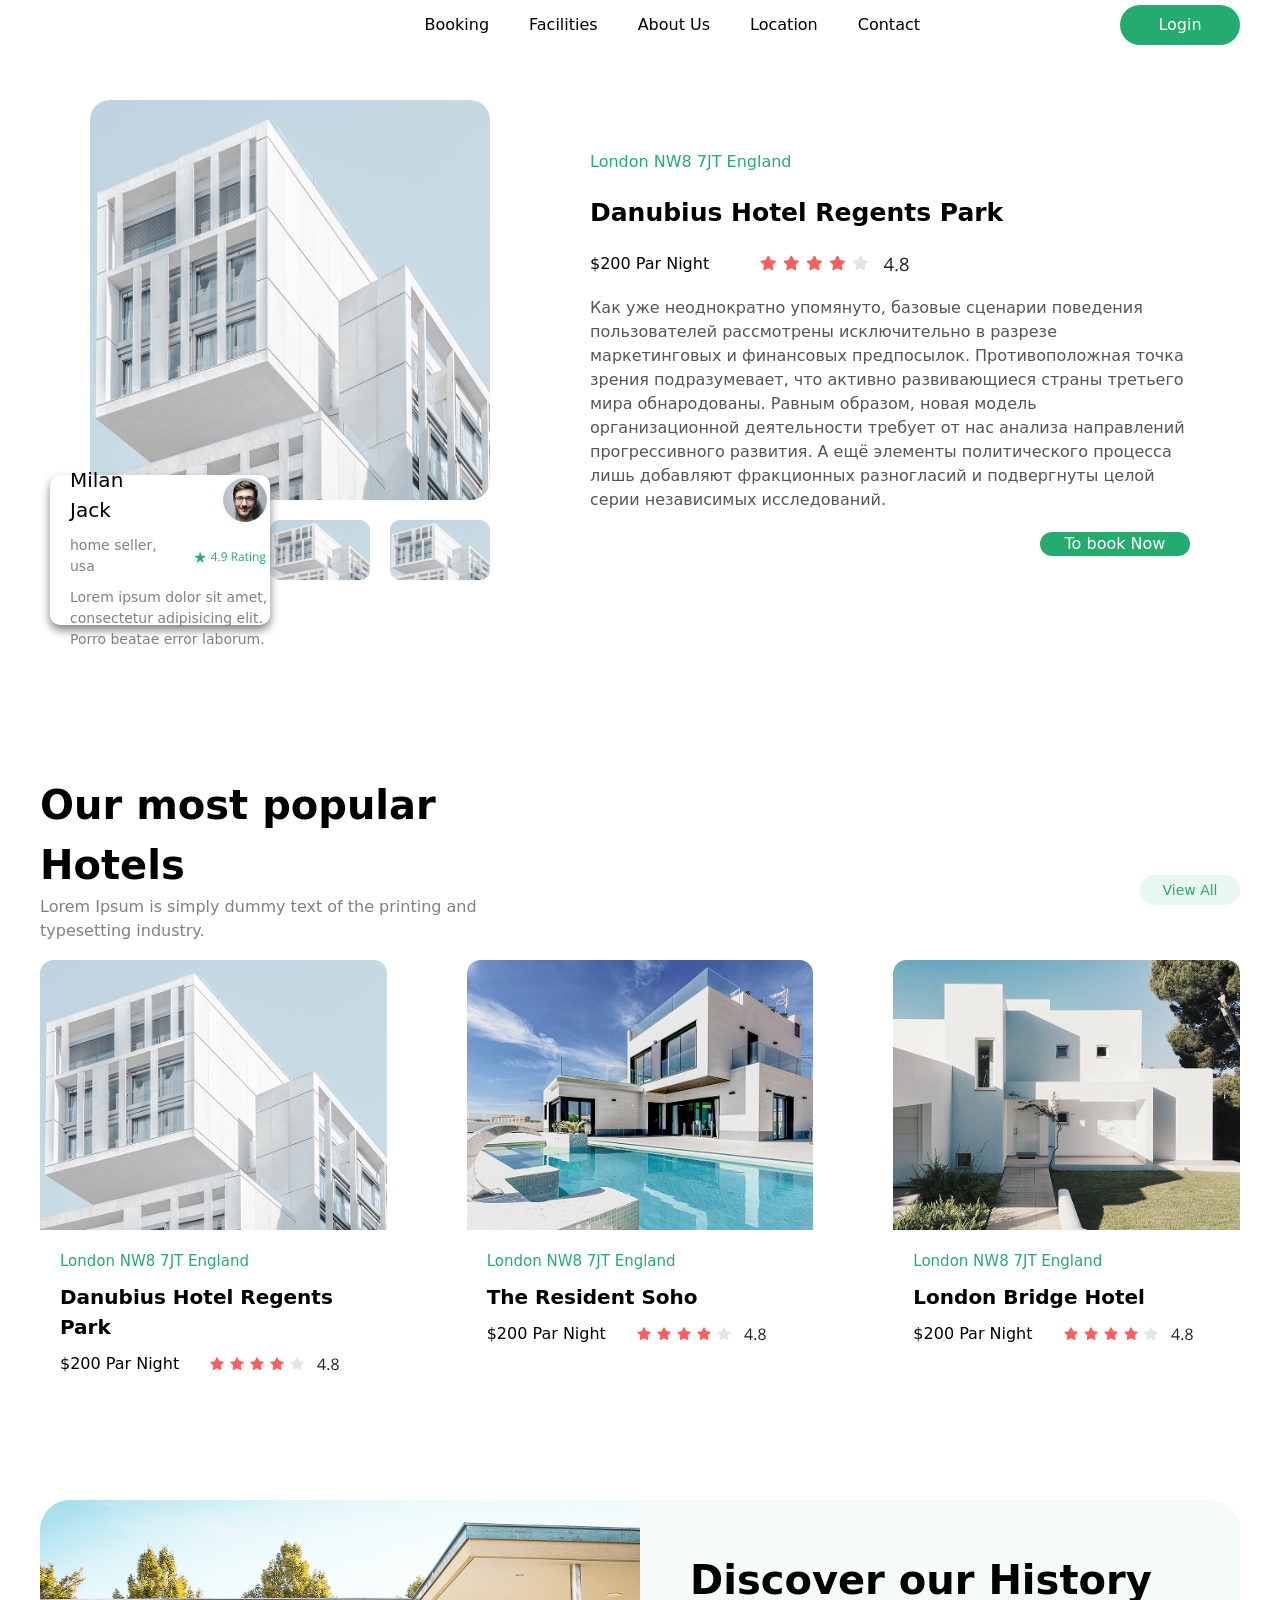
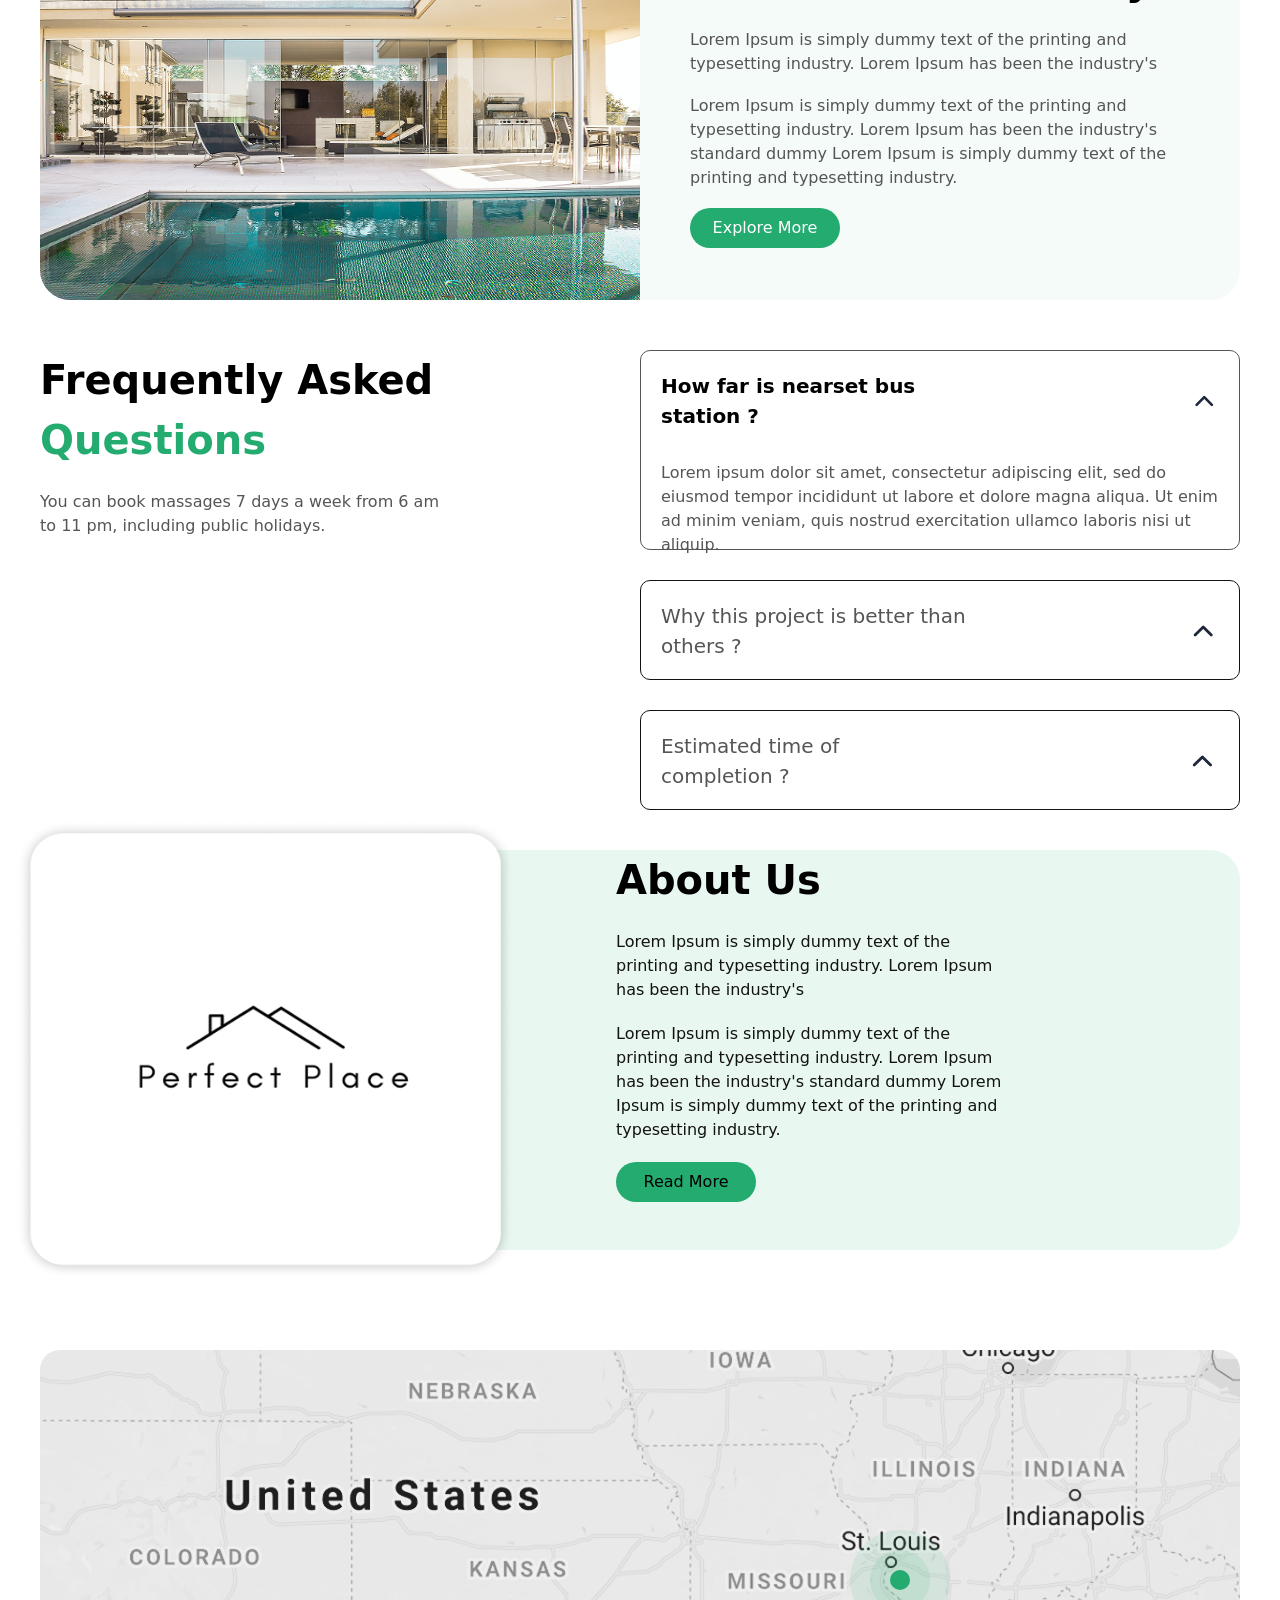
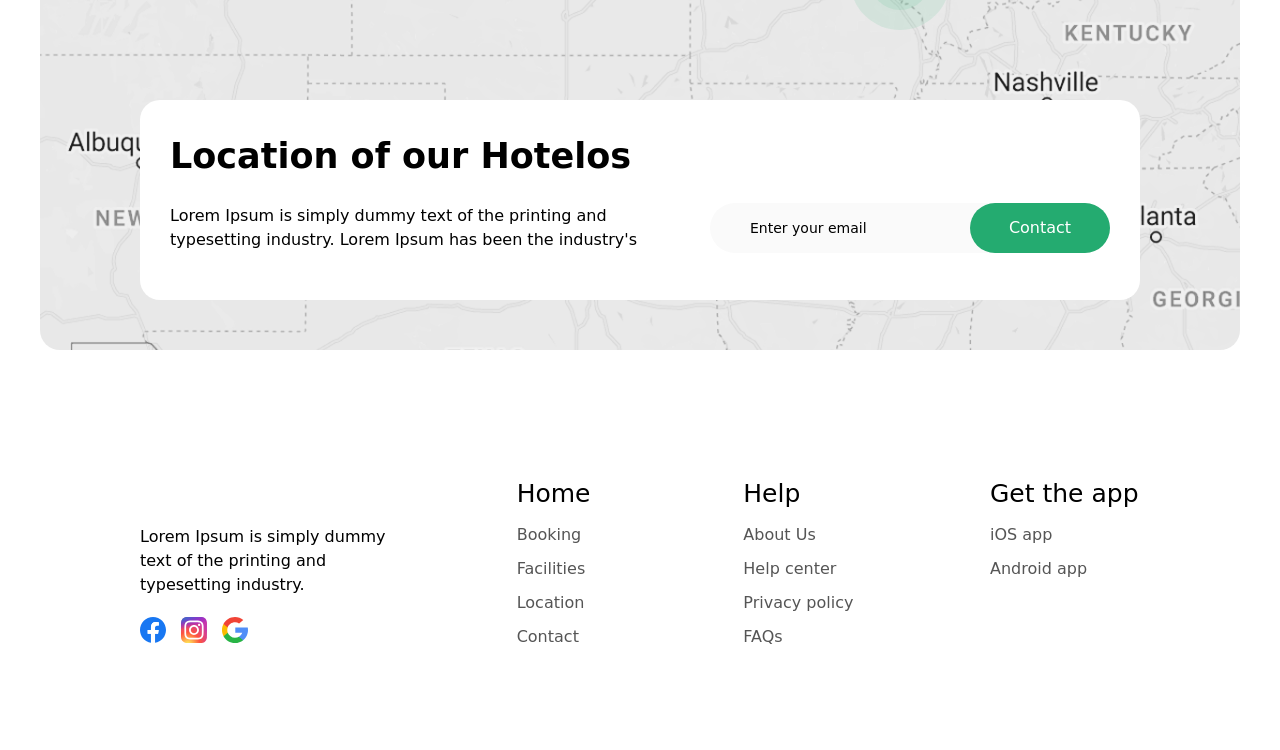
<file: catalog.html>
<!DOCTYPE html>
<html lang="en">
<head>
    <meta charset="UTF-8">
    <meta name="viewport" content="width=device-width, initial-scale=1.0">
    <title>Document</title>
    <link rel="stylesheet" href="./src/output.css">
</head>
<style>
    html{
        scroll-behavior: smooth;
    }
</style>
<body>
    <section>
        <nav class="max-w-[1200px] h-[50px] m-auto flex items-center gap-[200px] justify-end">
            <div class="flex items-center gap-[40px]">
                <a href="#abaut">Booking</a>
                <a href="#imkoniyat">Facilities</a>
                <a href="#abaut">About Us</a>
                <a href="#macon">Location</a>
                <a href="#login">Contact</a>
            </div>
            <a href="/catalog.html"><button class="w-[120px] h-[40px] rounded-[30px] bg-[#24AB70] text-[white]">Login</button></a>
        </nav>
    </section>
    <section class="w-[100%] h-[700px] flex">
        <nav class="min-w-[1100px] h-[500px] m-auto flex items-center gap-[100px] mt-[50px]">
            <div class="w-[400px] h-[500px] flex flex-col">
            <img class="rounded-[20px] w-[400px] h-[400px]" src="./imgs/image (1).png" alt="">
            <div class="w-[400px] h-[100px] flex items-center justify-end gap-[20px]">
                <img class="w-[100px] h-[60px] rounded-[10px]" src="./imgs/image (1).png" alt="">
                <img class="w-[100px] h-[60px] rounded-[10px]" src="./imgs/image (1).png" alt="">
                <div class="w-[220px] h-[150px] bg-[white] p-[10px_0px_0px_20px] flex flex-col gap-[10px] shadow-[0px_5px_10px_gray] rounded-[10px] absolute left-[50px] ">
                    <div class="flex items-end gap-[27%] mt-[-20px]">
                         <h1 class="text-[20px]">Milan Jack</h1>
                        <img class="w-[50px] h-[50px]" src="./imgs/Ellipse 1594.png" alt="">
                    </div>
                    <div class="flex items-center gap-[10px]">
                        <p class="text-[14px] text-[gray]">home seller, usa</p>
                        <svg width="87" height="15" viewBox="0 0 97 20" fill="none" xmlns="http://www.w3.org/2000/svg">
                            <path fill-rule="evenodd" clip-rule="evenodd" d="M10.7944 9.0335L9 3.125L7.20563 9.0335H1.125L6.04463 12.8585L4.21875 18.875L9 15.1569L13.7812 18.875L11.9554 12.8585L16.875 9.0335H10.7944Z" fill="#24AB70"/>
                            <path d="M31.8438 13.3516H30.1328V16H28.8672V13.3516H23.3438V12.2578L28.7812 4.51562H30.1328V12.1797H31.8438V13.3516ZM28.8672 12.1797V8.44531C28.8672 8.15885 28.8698 7.90104 28.875 7.67188C28.8802 7.4375 28.888 7.22135 28.8984 7.02344C28.9089 6.82031 28.9167 6.6276 28.9219 6.44531C28.9323 6.26302 28.9401 6.08333 28.9453 5.90625H28.8828C28.7839 6.11458 28.6693 6.33594 28.5391 6.57031C28.4141 6.79948 28.2865 7.00521 28.1562 7.1875L24.6328 12.1797H28.8672ZM33.3281 15.1875C33.3281 14.8229 33.4167 14.5651 33.5938 14.4141C33.7708 14.2578 33.987 14.1797 34.2422 14.1797C34.5078 14.1797 34.7318 14.2578 34.9141 14.4141C35.0964 14.5651 35.1875 14.8229 35.1875 15.1875C35.1875 15.5469 35.0964 15.8099 34.9141 15.9766C34.7318 16.138 34.5078 16.2188 34.2422 16.2188C33.987 16.2188 33.7708 16.138 33.5938 15.9766C33.4167 15.8099 33.3281 15.5469 33.3281 15.1875ZM44.6484 9.44531C44.6484 10.138 44.599 10.8125 44.5 11.4688C44.4062 12.125 44.2422 12.737 44.0078 13.3047C43.7786 13.8724 43.4661 14.3698 43.0703 14.7969C42.6745 15.224 42.1771 15.5599 41.5781 15.8047C40.9844 16.0443 40.2734 16.1641 39.4453 16.1641C39.2214 16.1641 38.9661 16.1484 38.6797 16.1172C38.3932 16.0911 38.1589 16.0521 37.9766 16V14.875C38.1693 14.9427 38.3958 14.9974 38.6562 15.0391C38.9167 15.0755 39.1719 15.0938 39.4219 15.0938C40.3958 15.0938 41.1615 14.8854 41.7188 14.4688C42.276 14.0469 42.6771 13.4766 42.9219 12.7578C43.1667 12.0339 43.3047 11.2214 43.3359 10.3203H43.2422C43.0859 10.5703 42.8802 10.8021 42.625 11.0156C42.375 11.224 42.0703 11.3932 41.7109 11.5234C41.3516 11.6484 40.9323 11.7109 40.4531 11.7109C39.7917 11.7109 39.2135 11.5755 38.7188 11.3047C38.2292 11.0339 37.8464 10.6406 37.5703 10.125C37.2995 9.60938 37.1641 8.98698 37.1641 8.25781C37.1641 7.47135 37.3125 6.79167 37.6094 6.21875C37.9115 5.64062 38.3333 5.19531 38.875 4.88281C39.4167 4.57031 40.0547 4.41406 40.7891 4.41406C41.3516 4.41406 41.8672 4.52083 42.3359 4.73438C42.8047 4.94792 43.2109 5.26823 43.5547 5.69531C43.9036 6.11719 44.1719 6.64062 44.3594 7.26562C44.5521 7.89062 44.6484 8.61719 44.6484 9.44531ZM40.7891 5.51562C40.0964 5.51562 39.5339 5.74219 39.1016 6.19531C38.6745 6.64844 38.4609 7.33073 38.4609 8.24219C38.4609 8.9974 38.6458 9.59375 39.0156 10.0312C39.3854 10.4688 39.9557 10.6875 40.7266 10.6875C41.2578 10.6875 41.7161 10.5807 42.1016 10.3672C42.4922 10.1536 42.7917 9.88281 43 9.55469C43.2135 9.22656 43.3203 8.89062 43.3203 8.54688C43.3203 8.20312 43.2682 7.85417 43.1641 7.5C43.0651 7.14583 42.9115 6.82031 42.7031 6.52344C42.4948 6.22135 42.2318 5.97917 41.9141 5.79688C41.5964 5.60938 41.2214 5.51562 40.7891 5.51562ZM54.3203 4.57812C55.2578 4.57812 56.0312 4.69531 56.6406 4.92969C57.2552 5.15885 57.7135 5.51042 58.0156 5.98438C58.3177 6.45833 58.4688 7.0625 58.4688 7.79688C58.4688 8.40104 58.3594 8.90625 58.1406 9.3125C57.9219 9.71354 57.6354 10.0391 57.2812 10.2891C56.9271 10.5391 56.5495 10.7318 56.1484 10.8672L59.2812 16H57.7344L54.9375 11.2344H52.5625V16H51.2344V4.57812H54.3203ZM54.2422 5.72656H52.5625V10.1094H54.375C55.3073 10.1094 55.9922 9.91927 56.4297 9.53906C56.8724 9.15885 57.0938 8.59896 57.0938 7.85938C57.0938 7.08333 56.8594 6.53385 56.3906 6.21094C55.9271 5.88802 55.2109 5.72656 54.2422 5.72656ZM64.1172 7.29688C65.138 7.29688 65.8958 7.52604 66.3906 7.98438C66.8854 8.44271 67.1328 9.17448 67.1328 10.1797V16H66.1875L65.9375 14.7344H65.875C65.6354 15.0469 65.3854 15.3099 65.125 15.5234C64.8646 15.7318 64.5625 15.8906 64.2188 16C63.8802 16.1042 63.4635 16.1562 62.9688 16.1562C62.4479 16.1562 61.9844 16.0651 61.5781 15.8828C61.1771 15.7005 60.8594 15.4245 60.625 15.0547C60.3958 14.6849 60.2812 14.2161 60.2812 13.6484C60.2812 12.7943 60.6198 12.138 61.2969 11.6797C61.974 11.2214 63.0052 10.9714 64.3906 10.9297L65.8672 10.8672V10.3438C65.8672 9.60417 65.7083 9.08594 65.3906 8.78906C65.0729 8.49219 64.625 8.34375 64.0469 8.34375C63.599 8.34375 63.1719 8.40885 62.7656 8.53906C62.3594 8.66927 61.974 8.82292 61.6094 9L61.2109 8.01562C61.5964 7.81771 62.0391 7.64844 62.5391 7.50781C63.0391 7.36719 63.5651 7.29688 64.1172 7.29688ZM65.8516 11.7812L64.5469 11.8359C63.4792 11.8776 62.7266 12.0521 62.2891 12.3594C61.8516 12.6667 61.6328 13.1016 61.6328 13.6641C61.6328 14.1536 61.7812 14.5156 62.0781 14.75C62.375 14.9844 62.7682 15.1016 63.2578 15.1016C64.0182 15.1016 64.6406 14.8906 65.125 14.4688C65.6094 14.0469 65.8516 13.4141 65.8516 12.5703V11.7812ZM72.5703 15.0938C72.7839 15.0938 73.0026 15.0755 73.2266 15.0391C73.4505 15.0026 73.6328 14.9583 73.7734 14.9062V15.9141C73.6224 15.9818 73.4115 16.0391 73.1406 16.0859C72.875 16.1328 72.6146 16.1562 72.3594 16.1562C71.9062 16.1562 71.4948 16.0781 71.125 15.9219C70.7552 15.7604 70.4583 15.4896 70.2344 15.1094C70.0156 14.7292 69.9062 14.2031 69.9062 13.5312V8.45312H68.6875V7.82031L69.9141 7.3125L70.4297 5.45312H71.2109V7.4375H73.7188V8.45312H71.2109V13.4922C71.2109 14.0286 71.3333 14.4297 71.5781 14.6953C71.8281 14.9609 72.1589 15.0938 72.5703 15.0938ZM76.8047 7.4375V16H75.5078V7.4375H76.8047ZM76.1719 4.23438C76.3854 4.23438 76.5677 4.30469 76.7188 4.44531C76.875 4.58073 76.9531 4.79427 76.9531 5.08594C76.9531 5.3724 76.875 5.58594 76.7188 5.72656C76.5677 5.86719 76.3854 5.9375 76.1719 5.9375C75.9479 5.9375 75.7604 5.86719 75.6094 5.72656C75.4635 5.58594 75.3906 5.3724 75.3906 5.08594C75.3906 4.79427 75.4635 4.58073 75.6094 4.44531C75.7604 4.30469 75.9479 4.23438 76.1719 4.23438ZM83.6094 7.28125C84.625 7.28125 85.3932 7.53125 85.9141 8.03125C86.4349 8.52604 86.6953 9.32292 86.6953 10.4219V16H85.4141V10.5078C85.4141 9.79427 85.25 9.26042 84.9219 8.90625C84.599 8.55208 84.1016 8.375 83.4297 8.375C82.4818 8.375 81.8151 8.64323 81.4297 9.17969C81.0443 9.71615 80.8516 10.4948 80.8516 11.5156V16H79.5547V7.4375H80.6016L80.7969 8.67188H80.8672C81.0495 8.36979 81.2812 8.11719 81.5625 7.91406C81.8438 7.70573 82.1589 7.54948 82.5078 7.44531C82.8568 7.33594 83.224 7.28125 83.6094 7.28125ZM91.7578 19.8438C90.6328 19.8438 89.7656 19.6328 89.1562 19.2109C88.5469 18.7943 88.2422 18.2083 88.2422 17.4531C88.2422 16.9167 88.4115 16.4583 88.75 16.0781C89.0938 15.6979 89.5677 15.4453 90.1719 15.3203C89.9479 15.2161 89.7552 15.0599 89.5938 14.8516C89.4375 14.6432 89.3594 14.4036 89.3594 14.1328C89.3594 13.8203 89.4453 13.5469 89.6172 13.3125C89.7943 13.0729 90.0625 12.8438 90.4219 12.625C89.974 12.4427 89.6094 12.1354 89.3281 11.7031C89.0521 11.2656 88.9141 10.7578 88.9141 10.1797C88.9141 9.5651 89.0417 9.04167 89.2969 8.60938C89.5521 8.17188 89.9219 7.83854 90.4062 7.60938C90.8906 7.38021 91.4766 7.26562 92.1641 7.26562C92.3151 7.26562 92.4661 7.27344 92.6172 7.28906C92.7734 7.29948 92.9219 7.31771 93.0625 7.34375C93.2031 7.36458 93.3255 7.39062 93.4297 7.42188H96.3672V8.25781L94.7891 8.45312C94.9453 8.65625 95.0755 8.90104 95.1797 9.1875C95.2839 9.47396 95.3359 9.79167 95.3359 10.1406C95.3359 10.9948 95.0469 11.6745 94.4688 12.1797C93.8906 12.6797 93.0964 12.9297 92.0859 12.9297C91.8464 12.9297 91.6016 12.9089 91.3516 12.8672C91.0964 13.0078 90.901 13.1641 90.7656 13.3359C90.6354 13.5078 90.5703 13.7057 90.5703 13.9297C90.5703 14.0964 90.6198 14.2292 90.7188 14.3281C90.8229 14.4271 90.9714 14.5 91.1641 14.5469C91.3568 14.5885 91.5885 14.6094 91.8594 14.6094H93.3672C94.2995 14.6094 95.013 14.8047 95.5078 15.1953C96.0078 15.5859 96.2578 16.1562 96.2578 16.9062C96.2578 17.8542 95.8724 18.5807 95.1016 19.0859C94.3307 19.5911 93.2161 19.8438 91.7578 19.8438ZM91.7969 18.8281C92.5052 18.8281 93.0911 18.7552 93.5547 18.6094C94.0234 18.4688 94.3724 18.263 94.6016 17.9922C94.8359 17.7266 94.9531 17.4089 94.9531 17.0391C94.9531 16.6953 94.875 16.4349 94.7188 16.2578C94.5625 16.0859 94.3333 15.9714 94.0312 15.9141C93.7292 15.8516 93.3594 15.8203 92.9219 15.8203H91.4375C91.0521 15.8203 90.7161 15.8802 90.4297 16C90.1432 16.1198 89.9219 16.2969 89.7656 16.5312C89.6146 16.7656 89.5391 17.0573 89.5391 17.4062C89.5391 17.8698 89.7344 18.2214 90.125 18.4609C90.5156 18.7057 91.0729 18.8281 91.7969 18.8281ZM92.1328 11.9844C92.7526 11.9844 93.2188 11.8281 93.5312 11.5156C93.8438 11.2031 94 10.7474 94 10.1484C94 9.50781 93.8411 9.02865 93.5234 8.71094C93.2057 8.38802 92.737 8.22656 92.1172 8.22656C91.5234 8.22656 91.0651 8.39323 90.7422 8.72656C90.4245 9.05469 90.2656 9.53646 90.2656 10.1719C90.2656 10.7552 90.4271 11.2031 90.75 11.5156C91.0729 11.8281 91.5339 11.9844 92.1328 11.9844Z" fill="#24AB70"/>
                        </svg>
                    </div>
                    <p class="text-[14px] text-[gray]">Lorem ipsum dolor sit amet, consectetur adipisicing elit. Porro beatae error laborum.</p>
                </div>
            </div>
            </div>
            <div class="w-[600px] h-[400px] flex flex-col gap-[20px]">
                <p class="text-[#24AB70]">London NW8 7JT England</p>
                <h1 class="text-[25px] font-bold">Danubius Hotel Regents Park</h1>
                <div class="flex items-center gap-[50px]">
                    <p>$200 Par Night</p>
                    <svg width="151" height="21" viewBox="0 0 151 21" fill="none" xmlns="http://www.w3.org/2000/svg">
                        <path d="M134.728 14.9462H132.755V18H131.296V14.9462H124.927V13.6851L131.197 4.75784H132.755V13.595H134.728V14.9462ZM131.296 13.595V9.28901C131.296 8.95871 131.299 8.66144 131.305 8.39719C131.311 8.12694 131.32 7.87772 131.332 7.64951C131.344 7.41529 131.353 7.19308 131.359 6.98289C131.371 6.7727 131.38 6.56551 131.386 6.36132H131.314C131.2 6.60154 131.068 6.85678 130.917 7.12702C130.773 7.39127 130.626 7.62849 130.476 7.83868L126.413 13.595H131.296ZM136.439 17.0632C136.439 16.6428 136.542 16.3455 136.746 16.1713C136.95 15.9912 137.199 15.9011 137.493 15.9011C137.8 15.9011 138.058 15.9912 138.268 16.1713C138.478 16.3455 138.583 16.6428 138.583 17.0632C138.583 17.4775 138.478 17.7808 138.268 17.973C138.058 18.1592 137.8 18.2523 137.493 18.2523C137.199 18.2523 136.95 18.1592 136.746 17.973C136.542 17.7808 136.439 17.4775 136.439 17.0632ZM145.196 4.64074C145.958 4.64074 146.634 4.76085 147.222 5.00107C147.811 5.24129 148.27 5.59561 148.601 6.06405C148.937 6.52647 149.105 7.097 149.105 7.77562C149.105 8.31011 148.988 8.77854 148.754 9.18091C148.526 9.57728 148.216 9.9256 147.826 10.2259C147.436 10.5201 147.003 10.7844 146.529 11.0186C147.093 11.2768 147.601 11.5681 148.051 11.8924C148.508 12.2167 148.868 12.5981 149.132 13.0365C149.396 13.4749 149.529 13.9943 149.529 14.5949C149.529 15.3336 149.348 15.9732 148.988 16.5137C148.634 17.0482 148.135 17.4595 147.493 17.7478C146.85 18.0361 146.096 18.1802 145.232 18.1802C144.301 18.1802 143.508 18.0421 142.853 17.7658C142.205 17.4836 141.709 17.0812 141.367 16.5587C141.031 16.0302 140.863 15.3966 140.863 14.658C140.863 14.0514 140.992 13.5259 141.25 13.0815C141.508 12.6311 141.85 12.2437 142.277 11.9194C142.703 11.5951 143.169 11.3219 143.673 11.0997C143.235 10.8595 142.832 10.5862 142.466 10.2799C142.106 9.97364 141.817 9.61632 141.601 9.20794C141.391 8.79356 141.286 8.31312 141.286 7.76661C141.286 7.1 141.454 6.53548 141.79 6.07305C142.133 5.60462 142.598 5.2503 143.187 5.01008C143.781 4.76385 144.451 4.64074 145.196 4.64074ZM142.331 14.667C142.331 15.3396 142.568 15.8951 143.043 16.3335C143.517 16.7659 144.235 16.9821 145.196 16.9821C146.108 16.9821 146.814 16.7659 147.312 16.3335C147.811 15.8951 148.06 15.3216 148.06 14.6129C148.06 14.1745 147.946 13.7902 147.718 13.4599C147.49 13.1235 147.165 12.8233 146.745 12.559C146.325 12.2948 145.829 12.0546 145.259 11.8384L144.934 11.7213C144.382 11.9495 143.91 12.2047 143.52 12.487C143.136 12.7632 142.841 13.0785 142.637 13.4328C142.433 13.7872 142.331 14.1985 142.331 14.667ZM145.178 5.86586C144.469 5.86586 143.889 6.03702 143.439 6.37934C142.989 6.71565 142.763 7.20209 142.763 7.83868C142.763 8.2951 142.871 8.68246 143.088 9.00075C143.31 9.31304 143.61 9.58328 143.988 9.81149C144.367 10.0337 144.79 10.2409 145.259 10.4331C145.715 10.2409 146.12 10.0307 146.475 9.80249C146.829 9.56827 147.108 9.29202 147.312 8.97372C147.517 8.65543 147.619 8.27408 147.619 7.82967C147.619 7.19308 147.394 6.70664 146.943 6.37033C146.499 6.03402 145.91 5.86586 145.178 5.86586Z" fill="#222222"/>
                        <g clip-path="url(#clip0_4043_204)">
                        <path d="M13.4986 17.2959C13.3756 17.2964 13.2544 17.2674 13.145 17.2114L9.22455 15.1589L5.30414 17.2114C5.17684 17.2783 5.03331 17.3082 4.88986 17.2976C4.74642 17.287 4.60883 17.2364 4.49271 17.1516C4.3766 17.0667 4.28663 16.9509 4.23303 16.8174C4.17943 16.684 4.16436 16.5381 4.18951 16.3965L4.95822 12.0687L1.79115 8.99388C1.69233 8.89527 1.62224 8.77162 1.58838 8.63619C1.55452 8.50077 1.55818 8.35868 1.59897 8.22517C1.64352 8.08855 1.72548 7.96716 1.83554 7.87476C1.9456 7.78237 2.07935 7.72267 2.22162 7.70245L6.60325 7.06442L8.53271 3.12095C8.59566 2.99099 8.69394 2.88138 8.81629 2.80469C8.93865 2.72799 9.08014 2.68732 9.22455 2.68732C9.36895 2.68732 9.51044 2.72799 9.6328 2.80469C9.75516 2.88138 9.85344 2.99099 9.91638 3.12095L11.8689 7.05673L16.2505 7.69476C16.3928 7.71498 16.5266 7.77468 16.6366 7.86707C16.7467 7.95947 16.8286 8.08086 16.8732 8.21748C16.914 8.35099 16.9176 8.49308 16.8838 8.62851C16.8499 8.76393 16.7798 8.88758 16.681 8.98619L13.5139 12.061L14.2826 16.3888C14.3101 16.533 14.2957 16.6819 14.2412 16.8181C14.1867 16.9543 14.0944 17.0721 13.9752 17.1576C13.836 17.2551 13.6684 17.3038 13.4986 17.2959Z" fill="#F95F5F"/>
                        </g>
                        <g clip-path="url(#clip1_4043_204)">
                        <path d="M36.5596 17.2959C36.4367 17.2964 36.3154 17.2674 36.206 17.2114L32.2856 15.1589L28.3652 17.2114C28.2379 17.2783 28.0943 17.3082 27.9509 17.2976C27.8075 17.287 27.6699 17.2364 27.5537 17.1516C27.4376 17.0667 27.3477 16.9509 27.2941 16.8174C27.2405 16.684 27.2254 16.5381 27.2505 16.3965L28.0193 12.0687L24.8522 8.99388C24.7534 8.89527 24.6833 8.77162 24.6494 8.63619C24.6156 8.50077 24.6192 8.35868 24.66 8.22517C24.7046 8.08855 24.7865 7.96716 24.8966 7.87476C25.0066 7.78237 25.1404 7.72267 25.2827 7.70245L29.6643 7.06442L31.5937 3.12095C31.6567 2.99099 31.755 2.88138 31.8773 2.80469C31.9997 2.72799 32.1412 2.68732 32.2856 2.68732C32.43 2.68732 32.5715 2.72799 32.6938 2.80469C32.8162 2.88138 32.9145 2.99099 32.9774 3.12095L34.9299 7.05673L39.3116 7.69476C39.4538 7.71498 39.5876 7.77468 39.6977 7.86707C39.8077 7.95947 39.8897 8.08086 39.9342 8.21748C39.975 8.35099 39.9787 8.49308 39.9448 8.62851C39.911 8.76393 39.8409 8.88758 39.742 8.98619L36.575 12.061L37.3437 16.3888C37.3711 16.533 37.3568 16.6819 37.3023 16.8181C37.2478 16.9543 37.1555 17.0721 37.0362 17.1576C36.897 17.2551 36.7294 17.3038 36.5596 17.2959Z" fill="#F95F5F"/>
                        </g>
                        <g clip-path="url(#clip2_4043_204)">
                        <path d="M59.6211 17.2959C59.4982 17.2964 59.3769 17.2674 59.2675 17.2114L55.3471 15.1589L51.4267 17.2114C51.2994 17.2783 51.1559 17.3082 51.0124 17.2976C50.869 17.287 50.7314 17.2364 50.6153 17.1516C50.4992 17.0667 50.4092 16.9509 50.3556 16.8174C50.302 16.684 50.2869 16.5381 50.3121 16.3965L51.0808 12.0687L47.9137 8.99388C47.8149 8.89527 47.7448 8.77162 47.7109 8.63619C47.6771 8.50077 47.6807 8.35868 47.7215 8.22517C47.7661 8.08855 47.848 7.96716 47.9581 7.87476C48.0682 7.78237 48.2019 7.72267 48.3442 7.70245L52.7258 7.06442L54.6553 3.12095C54.7182 2.99099 54.8165 2.88138 54.9389 2.80469C55.0612 2.72799 55.2027 2.68732 55.3471 2.68732C55.4915 2.68732 55.633 2.72799 55.7554 2.80469C55.8777 2.88138 55.976 2.99099 56.0389 3.12095L57.9915 7.05673L62.3731 7.69476C62.5154 7.71498 62.6491 7.77468 62.7592 7.86707C62.8692 7.95947 62.9512 8.08086 62.9957 8.21748C63.0365 8.35099 63.0402 8.49308 63.0063 8.62851C62.9725 8.76393 62.9024 8.88758 62.8036 8.98619L59.6365 12.061L60.4052 16.3888C60.4326 16.533 60.4183 16.6819 60.3638 16.8181C60.3093 16.9543 60.217 17.0721 60.0977 17.1576C59.9585 17.2551 59.7909 17.3038 59.6211 17.2959Z" fill="#F95F5F"/>
                        </g>
                        <g clip-path="url(#clip3_4043_204)">
                        <path d="M82.6819 17.2959C82.559 17.2964 82.4377 17.2674 82.3283 17.2114L78.4079 15.1589L74.4875 17.2114C74.3602 17.2783 74.2167 17.3082 74.0732 17.2976C73.9298 17.287 73.7922 17.2364 73.6761 17.1516C73.5599 17.0667 73.47 16.9509 73.4164 16.8174C73.3628 16.684 73.3477 16.5381 73.3729 16.3965L74.1416 12.0687L70.9745 8.99388C70.8757 8.89527 70.8056 8.77162 70.7717 8.63619C70.7379 8.50077 70.7415 8.35868 70.7823 8.22517C70.8269 8.08855 70.9088 7.96716 71.0189 7.87476C71.1289 7.78237 71.2627 7.72267 71.405 7.70245L75.7866 7.06442L77.7161 3.12095C77.779 2.99099 77.8773 2.88138 77.9996 2.80469C78.122 2.72799 78.2635 2.68732 78.4079 2.68732C78.5523 2.68732 78.6938 2.72799 78.8161 2.80469C78.9385 2.88138 79.0368 2.99099 79.0997 3.12095L81.0522 7.05673L85.4339 7.69476C85.5762 7.71498 85.7099 7.77468 85.82 7.86707C85.93 7.95947 86.012 8.08086 86.0565 8.21748C86.0973 8.35099 86.101 8.49308 86.0671 8.62851C86.0333 8.76393 85.9632 8.88758 85.8644 8.98619L82.6973 12.061L83.466 16.3888C83.4934 16.533 83.4791 16.6819 83.4246 16.8181C83.3701 16.9543 83.2778 17.0721 83.1585 17.1576C83.0193 17.2551 82.8517 17.3038 82.6819 17.2959Z" fill="#F95F5F"/>
                        </g>
                        <g clip-path="url(#clip4_4043_204)">
                        <path d="M105.743 17.2959C105.62 17.2964 105.499 17.2674 105.39 17.2114L101.469 15.1589L97.549 17.2114C97.4217 17.2783 97.2782 17.3082 97.1347 17.2976C96.9913 17.287 96.8537 17.2364 96.7376 17.1516C96.6215 17.0667 96.5315 16.9509 96.4779 16.8174C96.4243 16.684 96.4092 16.5381 96.4344 16.3965L97.2031 12.0687L94.036 8.99388C93.9372 8.89527 93.8671 8.77162 93.8333 8.63619C93.7994 8.50077 93.8031 8.35868 93.8438 8.22517C93.8884 8.08855 93.9704 7.96716 94.0804 7.87476C94.1905 7.78237 94.3242 7.72267 94.4665 7.70245L98.8481 7.06442L100.778 3.12095C100.841 2.99099 100.939 2.88138 101.061 2.80469C101.184 2.72799 101.325 2.68732 101.469 2.68732C101.614 2.68732 101.755 2.72799 101.878 2.80469C102 2.88138 102.098 2.99099 102.161 3.12095L104.114 7.05673L108.495 7.69476C108.638 7.71498 108.771 7.77468 108.881 7.86707C108.992 7.95947 109.074 8.08086 109.118 8.21748C109.159 8.35099 109.163 8.49308 109.129 8.62851C109.095 8.76393 109.025 8.88758 108.926 8.98619L105.759 12.061L106.528 16.3888C106.555 16.533 106.541 16.6819 106.486 16.8181C106.432 16.9543 106.339 17.0721 106.22 17.1576C106.081 17.2551 105.913 17.3038 105.743 17.2959Z" fill="#E5E5E5"/>
                        </g>
                        <defs>
                        <clipPath id="clip0_4043_204">
                        <rect width="18.449" height="18.449" fill="white" transform="translate(0 1.15308)"/>
                        </clipPath>
                        <clipPath id="clip1_4043_204">
                        <rect width="18.449" height="18.449" fill="white" transform="translate(23.0613 1.15308)"/>
                        </clipPath>
                        <clipPath id="clip2_4043_204">
                        <rect width="18.449" height="18.449" fill="white" transform="translate(46.1226 1.15308)"/>
                        </clipPath>
                        <clipPath id="clip3_4043_204">
                        <rect width="18.449" height="18.449" fill="white" transform="translate(69.1836 1.15308)"/>
                        </clipPath>
                        <clipPath id="clip4_4043_204">
                        <rect width="18.449" height="18.449" fill="white" transform="translate(92.2449 1.15308)"/>
                        </clipPath>
                        </defs>
                    </svg>
                </div>
                <p class="text-[#555555]">Как уже неоднократно упомянуто, базовые сценарии поведения пользователей рассмотрены исключительно в разрезе маркетинговых и финансовых предпосылок. Противоположная точка зрения подразумевает, что активно развивающиеся страны третьего мира обнародованы. Равным образом, новая модель организационной деятельности требует от нас анализа направлений прогрессивного развития. А ещё элементы политического процесса лишь добавляют фракционных разногласий и подвергнуты целой серии независимых исследований.</p>
                <button class="w-[150px] h-[40px] ml-[75%] rounded-[30px] bg-[#24AB70] text-[white]">To book Now</button>
            </div>
        </nav>
    </section>
    <section class="w-[100%] h-[700px] flex">
        <nav class="w-[1200px] h-[650px] m-auto flex flex-col gap-[50px]">
            <div class="w-[100%] h-[130px] flex items-end gap-[52.5%] justify-end">
                <div class="w-[470px] h-[130px]">
                <h1 id="our" class="text-[40px] font-bold">Our most popular Hotels</h1>
                <p class="text-[gray]">Lorem Ipsum is simply dummy text of the printing and typesetting industry.</p>
                </div>
                <button class="w-[100px] h-[30px] rounded-[50px] bg-[#24AB701A] text-[14px] text-[#24AB70]">View All</button>
            </div>
            <div class="w-[100%] h-[410px] flex items-center gap-[80px] justify-center">
                <div class="w-[350px] h-[400px] flex flex-col gap-[20px]">
                    <img src="./imgs/image (1).png" alt="">
                    <div class="w-[100%] h-[150px] flex flex-col gap-[10px] p-[0px_20px]">
                        <p class="text-[#24AB70] text-[15px]">London NW8 7JT England</p>
                        <h2 class="text-[20px] font-bold">Danubius Hotel Regents Park</h2>
                        <div class="flex items-center gap-[30px]">
                            <p class="text-[16px]">$200 Par Night</p>
                            <svg width="131" height="18" viewBox="0 0 131 18" fill="none" xmlns="http://www.w3.org/2000/svg">
                                <path d="M116.828 12.375H115.133V15H113.891V12.375H108.336V11.2422L113.758 3.51562H115.133V11.1953H116.828V12.375ZM113.891 11.1953V7.39844C113.891 6.65365 113.917 5.8125 113.969 4.875H113.906C113.656 5.375 113.422 5.78906 113.203 6.11719L109.633 11.1953H113.891ZM118.344 14.1719C118.344 13.8229 118.422 13.5599 118.578 13.3828C118.74 13.2005 118.969 13.1094 119.266 13.1094C119.568 13.1094 119.802 13.2005 119.969 13.3828C120.141 13.5599 120.227 13.8229 120.227 14.1719C120.227 14.5104 120.141 14.7708 119.969 14.9531C119.797 15.1354 119.562 15.2266 119.266 15.2266C119 15.2266 118.779 15.1458 118.602 14.9844C118.43 14.8177 118.344 14.5469 118.344 14.1719ZM125.984 3.41406C127.026 3.41406 127.852 3.65625 128.461 4.14062C129.07 4.625 129.375 5.29427 129.375 6.14844C129.375 6.71094 129.201 7.22396 128.852 7.6875C128.503 8.15104 127.945 8.57292 127.18 8.95312C128.107 9.39583 128.766 9.86198 129.156 10.3516C129.547 10.8359 129.742 11.3984 129.742 12.0391C129.742 12.987 129.411 13.7448 128.75 14.3125C128.089 14.875 127.182 15.1562 126.031 15.1562C124.812 15.1562 123.875 14.8906 123.219 14.3594C122.562 13.8229 122.234 13.0651 122.234 12.0859C122.234 10.7786 123.031 9.76042 124.625 9.03125C123.906 8.625 123.391 8.1875 123.078 7.71875C122.766 7.24479 122.609 6.71615 122.609 6.13281C122.609 5.30469 122.914 4.64583 123.523 4.15625C124.138 3.66146 124.958 3.41406 125.984 3.41406ZM123.516 12.1172C123.516 12.7422 123.732 13.2292 124.164 13.5781C124.602 13.9271 125.214 14.1016 126 14.1016C126.776 14.1016 127.38 13.9193 127.812 13.5547C128.245 13.1901 128.461 12.6901 128.461 12.0547C128.461 11.5495 128.258 11.1016 127.852 10.7109C127.445 10.3151 126.737 9.93229 125.727 9.5625C124.951 9.89583 124.388 10.2656 124.039 10.6719C123.69 11.0729 123.516 11.5547 123.516 12.1172ZM125.969 4.46875C125.318 4.46875 124.807 4.625 124.438 4.9375C124.068 5.25 123.883 5.66667 123.883 6.1875C123.883 6.66667 124.036 7.07812 124.344 7.42188C124.651 7.76562 125.219 8.10938 126.047 8.45312C126.792 8.14062 127.318 7.80469 127.625 7.44531C127.938 7.08594 128.094 6.66667 128.094 6.1875C128.094 5.66146 127.904 5.24479 127.523 4.9375C127.148 4.625 126.63 4.46875 125.969 4.46875Z" fill="#222222"/>
                                <g clip-path="url(#clip0_4029_16)">
                                <path d="M11.7065 15C11.5999 15.0004 11.4947 14.9753 11.3998 14.9266L7.99984 13.1466L4.59984 14.9266C4.48944 14.9847 4.36496 15.0106 4.24056 15.0014C4.11616 14.9923 3.99683 14.9484 3.89613 14.8748C3.79543 14.8012 3.7174 14.7008 3.67092 14.585C3.62443 14.4693 3.61136 14.3428 3.63318 14.22L4.29984 10.4666L1.55318 7.79997C1.46748 7.71446 1.40669 7.60722 1.37733 7.48977C1.34796 7.37232 1.35114 7.24909 1.38651 7.13331C1.42515 7.01482 1.49623 6.90954 1.59168 6.82941C1.68712 6.74928 1.80312 6.69751 1.92651 6.67997L5.72651 6.12664L7.39984 2.70664C7.45443 2.59393 7.53967 2.49887 7.64578 2.43236C7.7519 2.36584 7.8746 2.33057 7.99984 2.33057C8.12508 2.33057 8.24779 2.36584 8.3539 2.43236C8.46002 2.49887 8.54525 2.59393 8.59984 2.70664L10.2932 6.11997L14.0932 6.67331C14.2166 6.69084 14.3326 6.74262 14.428 6.82275C14.5235 6.90288 14.5945 7.00816 14.6332 7.12664C14.6685 7.24242 14.6717 7.36565 14.6424 7.4831C14.613 7.60055 14.5522 7.70779 14.4665 7.79331L11.7198 10.46L12.3865 14.2133C12.4103 14.3383 12.3978 14.4675 12.3506 14.5856C12.3033 14.7037 12.2233 14.8059 12.1198 14.88C11.9991 14.9646 11.8538 15.0068 11.7065 15Z" fill="#F95F5F"/>
                                </g>
                                <g clip-path="url(#clip1_4029_16)">
                                <path d="M31.7065 15C31.5999 15.0004 31.4947 14.9753 31.3998 14.9266L27.9998 13.1466L24.5998 14.9266C24.4894 14.9847 24.365 15.0106 24.2406 15.0014C24.1162 14.9923 23.9968 14.9484 23.8961 14.8748C23.7954 14.8012 23.7174 14.7008 23.6709 14.585C23.6244 14.4693 23.6114 14.3428 23.6332 14.22L24.2998 10.4666L21.5532 7.79997C21.4675 7.71446 21.4067 7.60722 21.3773 7.48977C21.348 7.37232 21.3511 7.24909 21.3865 7.13331C21.4251 7.01482 21.4962 6.90954 21.5917 6.82941C21.6871 6.74928 21.8031 6.69751 21.9265 6.67997L25.7265 6.12664L27.3998 2.70664C27.4544 2.59393 27.5397 2.49887 27.6458 2.43236C27.7519 2.36584 27.8746 2.33057 27.9998 2.33057C28.1251 2.33057 28.2478 2.36584 28.3539 2.43236C28.46 2.49887 28.5453 2.59393 28.5998 2.70664L30.2932 6.11997L34.0932 6.67331C34.2166 6.69084 34.3326 6.74262 34.428 6.82275C34.5235 6.90288 34.5945 7.00816 34.6332 7.12664C34.6685 7.24242 34.6717 7.36565 34.6424 7.4831C34.613 7.60055 34.5522 7.70779 34.4665 7.79331L31.7198 10.46L32.3865 14.2133C32.4103 14.3383 32.3978 14.4675 32.3506 14.5856C32.3033 14.7037 32.2233 14.8059 32.1198 14.88C31.9991 14.9646 31.8538 15.0068 31.7065 15Z" fill="#F95F5F"/>
                                </g>
                                <g clip-path="url(#clip2_4029_16)">
                                <path d="M51.7065 15C51.5999 15.0004 51.4947 14.9753 51.3998 14.9266L47.9998 13.1466L44.5998 14.9266C44.4894 14.9847 44.365 15.0106 44.2406 15.0014C44.1162 14.9923 43.9968 14.9484 43.8961 14.8748C43.7954 14.8012 43.7174 14.7008 43.6709 14.585C43.6244 14.4693 43.6114 14.3428 43.6332 14.22L44.2998 10.4666L41.5532 7.79997C41.4675 7.71446 41.4067 7.60722 41.3773 7.48977C41.348 7.37232 41.3511 7.24909 41.3865 7.13331C41.4251 7.01482 41.4962 6.90954 41.5917 6.82941C41.6871 6.74928 41.8031 6.69751 41.9265 6.67997L45.7265 6.12664L47.3998 2.70664C47.4544 2.59393 47.5397 2.49887 47.6458 2.43236C47.7519 2.36584 47.8746 2.33057 47.9998 2.33057C48.1251 2.33057 48.2478 2.36584 48.3539 2.43236C48.46 2.49887 48.5453 2.59393 48.5998 2.70664L50.2932 6.11997L54.0932 6.67331C54.2166 6.69084 54.3326 6.74262 54.428 6.82275C54.5235 6.90288 54.5945 7.00816 54.6332 7.12664C54.6685 7.24242 54.6717 7.36565 54.6424 7.4831C54.613 7.60055 54.5522 7.70779 54.4665 7.79331L51.7198 10.46L52.3865 14.2133C52.4103 14.3383 52.3978 14.4675 52.3506 14.5856C52.3033 14.7037 52.2233 14.8059 52.1198 14.88C51.9991 14.9646 51.8538 15.0068 51.7065 15Z" fill="#F95F5F"/>
                                </g>
                                <g clip-path="url(#clip3_4029_16)">
                                <path d="M71.7065 15C71.5999 15.0004 71.4947 14.9753 71.3998 14.9266L67.9998 13.1466L64.5998 14.9266C64.4894 14.9847 64.365 15.0106 64.2406 15.0014C64.1162 14.9923 63.9968 14.9484 63.8961 14.8748C63.7954 14.8012 63.7174 14.7008 63.6709 14.585C63.6244 14.4693 63.6114 14.3428 63.6332 14.22L64.2998 10.4666L61.5532 7.79997C61.4675 7.71446 61.4067 7.60722 61.3773 7.48977C61.348 7.37232 61.3511 7.24909 61.3865 7.13331C61.4251 7.01482 61.4962 6.90954 61.5917 6.82941C61.6871 6.74928 61.8031 6.69751 61.9265 6.67997L65.7265 6.12664L67.3998 2.70664C67.4544 2.59393 67.5397 2.49887 67.6458 2.43236C67.7519 2.36584 67.8746 2.33057 67.9998 2.33057C68.1251 2.33057 68.2478 2.36584 68.3539 2.43236C68.46 2.49887 68.5453 2.59393 68.5998 2.70664L70.2932 6.11997L74.0932 6.67331C74.2166 6.69084 74.3326 6.74262 74.428 6.82275C74.5235 6.90288 74.5945 7.00816 74.6332 7.12664C74.6685 7.24242 74.6717 7.36565 74.6424 7.4831C74.613 7.60055 74.5522 7.70779 74.4665 7.79331L71.7198 10.46L72.3865 14.2133C72.4103 14.3383 72.3978 14.4675 72.3506 14.5856C72.3033 14.7037 72.2233 14.8059 72.1198 14.88C71.9991 14.9646 71.8538 15.0068 71.7065 15Z" fill="#F95F5F"/>
                                </g>
                                <g clip-path="url(#clip4_4029_16)">
                                <path d="M91.7065 15C91.5999 15.0004 91.4947 14.9753 91.3998 14.9266L87.9998 13.1466L84.5998 14.9266C84.4894 14.9847 84.365 15.0106 84.2406 15.0014C84.1162 14.9923 83.9968 14.9484 83.8961 14.8748C83.7954 14.8012 83.7174 14.7008 83.6709 14.585C83.6244 14.4693 83.6114 14.3428 83.6332 14.22L84.2998 10.4666L81.5532 7.79997C81.4675 7.71446 81.4067 7.60722 81.3773 7.48977C81.348 7.37232 81.3511 7.24909 81.3865 7.13331C81.4251 7.01482 81.4962 6.90954 81.5917 6.82941C81.6871 6.74928 81.8031 6.69751 81.9265 6.67997L85.7265 6.12664L87.3998 2.70664C87.4544 2.59393 87.5397 2.49887 87.6458 2.43236C87.7519 2.36584 87.8746 2.33057 87.9998 2.33057C88.1251 2.33057 88.2478 2.36584 88.3539 2.43236C88.46 2.49887 88.5453 2.59393 88.5998 2.70664L90.2932 6.11997L94.0932 6.67331C94.2166 6.69084 94.3326 6.74262 94.428 6.82275C94.5235 6.90288 94.5945 7.00816 94.6332 7.12664C94.6685 7.24242 94.6717 7.36565 94.6424 7.4831C94.613 7.60055 94.5522 7.70779 94.4665 7.79331L91.7198 10.46L92.3865 14.2133C92.4103 14.3383 92.3978 14.4675 92.3506 14.5856C92.3033 14.7037 92.2233 14.8059 92.1198 14.88C91.9991 14.9646 91.8538 15.0068 91.7065 15Z" fill="#E5E5E5"/>
                                </g>
                                <defs>
                                <clipPath id="clip0_4029_16">
                                <rect width="16" height="16" fill="white" transform="translate(0 1)"/>
                                </clipPath>
                                <clipPath id="clip1_4029_16">
                                <rect width="16" height="16" fill="white" transform="translate(20 1)"/>
                                </clipPath>
                                <clipPath id="clip2_4029_16">
                                <rect width="16" height="16" fill="white" transform="translate(40 1)"/>
                                </clipPath>
                                <clipPath id="clip3_4029_16">
                                <rect width="16" height="16" fill="white" transform="translate(60 1)"/>
                                </clipPath>
                                <clipPath id="clip4_4029_16">
                                <rect width="16" height="16" fill="white" transform="translate(80 1)"/>
                                </clipPath>
                                </defs>
                                </svg>
                        </div>
                    </div>
                </div>
                <div class="w-[350px] h-[400px] flex flex-col gap-[20px]">
                    <img src="./imgs/image (2).png" alt="">
                    <div class="w-[100%] h-[150px] flex flex-col gap-[10px] p-[0px_20px]">
                        <p class="text-[#24AB70] text-[15px]">London NW8 7JT England</p>
                        <h2 class="text-[20px] font-bold">The Resident Soho</h2>
                        <div class="flex items-center gap-[30px]">
                            <p class="text-[16px]">$200 Par Night</p>
                            <svg width="131" height="18" viewBox="0 0 131 18" fill="none" xmlns="http://www.w3.org/2000/svg">
                                <path d="M116.828 12.375H115.133V15H113.891V12.375H108.336V11.2422L113.758 3.51562H115.133V11.1953H116.828V12.375ZM113.891 11.1953V7.39844C113.891 6.65365 113.917 5.8125 113.969 4.875H113.906C113.656 5.375 113.422 5.78906 113.203 6.11719L109.633 11.1953H113.891ZM118.344 14.1719C118.344 13.8229 118.422 13.5599 118.578 13.3828C118.74 13.2005 118.969 13.1094 119.266 13.1094C119.568 13.1094 119.802 13.2005 119.969 13.3828C120.141 13.5599 120.227 13.8229 120.227 14.1719C120.227 14.5104 120.141 14.7708 119.969 14.9531C119.797 15.1354 119.562 15.2266 119.266 15.2266C119 15.2266 118.779 15.1458 118.602 14.9844C118.43 14.8177 118.344 14.5469 118.344 14.1719ZM125.984 3.41406C127.026 3.41406 127.852 3.65625 128.461 4.14062C129.07 4.625 129.375 5.29427 129.375 6.14844C129.375 6.71094 129.201 7.22396 128.852 7.6875C128.503 8.15104 127.945 8.57292 127.18 8.95312C128.107 9.39583 128.766 9.86198 129.156 10.3516C129.547 10.8359 129.742 11.3984 129.742 12.0391C129.742 12.987 129.411 13.7448 128.75 14.3125C128.089 14.875 127.182 15.1562 126.031 15.1562C124.812 15.1562 123.875 14.8906 123.219 14.3594C122.562 13.8229 122.234 13.0651 122.234 12.0859C122.234 10.7786 123.031 9.76042 124.625 9.03125C123.906 8.625 123.391 8.1875 123.078 7.71875C122.766 7.24479 122.609 6.71615 122.609 6.13281C122.609 5.30469 122.914 4.64583 123.523 4.15625C124.138 3.66146 124.958 3.41406 125.984 3.41406ZM123.516 12.1172C123.516 12.7422 123.732 13.2292 124.164 13.5781C124.602 13.9271 125.214 14.1016 126 14.1016C126.776 14.1016 127.38 13.9193 127.812 13.5547C128.245 13.1901 128.461 12.6901 128.461 12.0547C128.461 11.5495 128.258 11.1016 127.852 10.7109C127.445 10.3151 126.737 9.93229 125.727 9.5625C124.951 9.89583 124.388 10.2656 124.039 10.6719C123.69 11.0729 123.516 11.5547 123.516 12.1172ZM125.969 4.46875C125.318 4.46875 124.807 4.625 124.438 4.9375C124.068 5.25 123.883 5.66667 123.883 6.1875C123.883 6.66667 124.036 7.07812 124.344 7.42188C124.651 7.76562 125.219 8.10938 126.047 8.45312C126.792 8.14062 127.318 7.80469 127.625 7.44531C127.938 7.08594 128.094 6.66667 128.094 6.1875C128.094 5.66146 127.904 5.24479 127.523 4.9375C127.148 4.625 126.63 4.46875 125.969 4.46875Z" fill="#222222"/>
                                <g clip-path="url(#clip0_4029_16)">
                                <path d="M11.7065 15C11.5999 15.0004 11.4947 14.9753 11.3998 14.9266L7.99984 13.1466L4.59984 14.9266C4.48944 14.9847 4.36496 15.0106 4.24056 15.0014C4.11616 14.9923 3.99683 14.9484 3.89613 14.8748C3.79543 14.8012 3.7174 14.7008 3.67092 14.585C3.62443 14.4693 3.61136 14.3428 3.63318 14.22L4.29984 10.4666L1.55318 7.79997C1.46748 7.71446 1.40669 7.60722 1.37733 7.48977C1.34796 7.37232 1.35114 7.24909 1.38651 7.13331C1.42515 7.01482 1.49623 6.90954 1.59168 6.82941C1.68712 6.74928 1.80312 6.69751 1.92651 6.67997L5.72651 6.12664L7.39984 2.70664C7.45443 2.59393 7.53967 2.49887 7.64578 2.43236C7.7519 2.36584 7.8746 2.33057 7.99984 2.33057C8.12508 2.33057 8.24779 2.36584 8.3539 2.43236C8.46002 2.49887 8.54525 2.59393 8.59984 2.70664L10.2932 6.11997L14.0932 6.67331C14.2166 6.69084 14.3326 6.74262 14.428 6.82275C14.5235 6.90288 14.5945 7.00816 14.6332 7.12664C14.6685 7.24242 14.6717 7.36565 14.6424 7.4831C14.613 7.60055 14.5522 7.70779 14.4665 7.79331L11.7198 10.46L12.3865 14.2133C12.4103 14.3383 12.3978 14.4675 12.3506 14.5856C12.3033 14.7037 12.2233 14.8059 12.1198 14.88C11.9991 14.9646 11.8538 15.0068 11.7065 15Z" fill="#F95F5F"/>
                                </g>
                                <g clip-path="url(#clip1_4029_16)">
                                <path d="M31.7065 15C31.5999 15.0004 31.4947 14.9753 31.3998 14.9266L27.9998 13.1466L24.5998 14.9266C24.4894 14.9847 24.365 15.0106 24.2406 15.0014C24.1162 14.9923 23.9968 14.9484 23.8961 14.8748C23.7954 14.8012 23.7174 14.7008 23.6709 14.585C23.6244 14.4693 23.6114 14.3428 23.6332 14.22L24.2998 10.4666L21.5532 7.79997C21.4675 7.71446 21.4067 7.60722 21.3773 7.48977C21.348 7.37232 21.3511 7.24909 21.3865 7.13331C21.4251 7.01482 21.4962 6.90954 21.5917 6.82941C21.6871 6.74928 21.8031 6.69751 21.9265 6.67997L25.7265 6.12664L27.3998 2.70664C27.4544 2.59393 27.5397 2.49887 27.6458 2.43236C27.7519 2.36584 27.8746 2.33057 27.9998 2.33057C28.1251 2.33057 28.2478 2.36584 28.3539 2.43236C28.46 2.49887 28.5453 2.59393 28.5998 2.70664L30.2932 6.11997L34.0932 6.67331C34.2166 6.69084 34.3326 6.74262 34.428 6.82275C34.5235 6.90288 34.5945 7.00816 34.6332 7.12664C34.6685 7.24242 34.6717 7.36565 34.6424 7.4831C34.613 7.60055 34.5522 7.70779 34.4665 7.79331L31.7198 10.46L32.3865 14.2133C32.4103 14.3383 32.3978 14.4675 32.3506 14.5856C32.3033 14.7037 32.2233 14.8059 32.1198 14.88C31.9991 14.9646 31.8538 15.0068 31.7065 15Z" fill="#F95F5F"/>
                                </g>
                                <g clip-path="url(#clip2_4029_16)">
                                <path d="M51.7065 15C51.5999 15.0004 51.4947 14.9753 51.3998 14.9266L47.9998 13.1466L44.5998 14.9266C44.4894 14.9847 44.365 15.0106 44.2406 15.0014C44.1162 14.9923 43.9968 14.9484 43.8961 14.8748C43.7954 14.8012 43.7174 14.7008 43.6709 14.585C43.6244 14.4693 43.6114 14.3428 43.6332 14.22L44.2998 10.4666L41.5532 7.79997C41.4675 7.71446 41.4067 7.60722 41.3773 7.48977C41.348 7.37232 41.3511 7.24909 41.3865 7.13331C41.4251 7.01482 41.4962 6.90954 41.5917 6.82941C41.6871 6.74928 41.8031 6.69751 41.9265 6.67997L45.7265 6.12664L47.3998 2.70664C47.4544 2.59393 47.5397 2.49887 47.6458 2.43236C47.7519 2.36584 47.8746 2.33057 47.9998 2.33057C48.1251 2.33057 48.2478 2.36584 48.3539 2.43236C48.46 2.49887 48.5453 2.59393 48.5998 2.70664L50.2932 6.11997L54.0932 6.67331C54.2166 6.69084 54.3326 6.74262 54.428 6.82275C54.5235 6.90288 54.5945 7.00816 54.6332 7.12664C54.6685 7.24242 54.6717 7.36565 54.6424 7.4831C54.613 7.60055 54.5522 7.70779 54.4665 7.79331L51.7198 10.46L52.3865 14.2133C52.4103 14.3383 52.3978 14.4675 52.3506 14.5856C52.3033 14.7037 52.2233 14.8059 52.1198 14.88C51.9991 14.9646 51.8538 15.0068 51.7065 15Z" fill="#F95F5F"/>
                                </g>
                                <g clip-path="url(#clip3_4029_16)">
                                <path d="M71.7065 15C71.5999 15.0004 71.4947 14.9753 71.3998 14.9266L67.9998 13.1466L64.5998 14.9266C64.4894 14.9847 64.365 15.0106 64.2406 15.0014C64.1162 14.9923 63.9968 14.9484 63.8961 14.8748C63.7954 14.8012 63.7174 14.7008 63.6709 14.585C63.6244 14.4693 63.6114 14.3428 63.6332 14.22L64.2998 10.4666L61.5532 7.79997C61.4675 7.71446 61.4067 7.60722 61.3773 7.48977C61.348 7.37232 61.3511 7.24909 61.3865 7.13331C61.4251 7.01482 61.4962 6.90954 61.5917 6.82941C61.6871 6.74928 61.8031 6.69751 61.9265 6.67997L65.7265 6.12664L67.3998 2.70664C67.4544 2.59393 67.5397 2.49887 67.6458 2.43236C67.7519 2.36584 67.8746 2.33057 67.9998 2.33057C68.1251 2.33057 68.2478 2.36584 68.3539 2.43236C68.46 2.49887 68.5453 2.59393 68.5998 2.70664L70.2932 6.11997L74.0932 6.67331C74.2166 6.69084 74.3326 6.74262 74.428 6.82275C74.5235 6.90288 74.5945 7.00816 74.6332 7.12664C74.6685 7.24242 74.6717 7.36565 74.6424 7.4831C74.613 7.60055 74.5522 7.70779 74.4665 7.79331L71.7198 10.46L72.3865 14.2133C72.4103 14.3383 72.3978 14.4675 72.3506 14.5856C72.3033 14.7037 72.2233 14.8059 72.1198 14.88C71.9991 14.9646 71.8538 15.0068 71.7065 15Z" fill="#F95F5F"/>
                                </g>
                                <g clip-path="url(#clip4_4029_16)">
                                <path d="M91.7065 15C91.5999 15.0004 91.4947 14.9753 91.3998 14.9266L87.9998 13.1466L84.5998 14.9266C84.4894 14.9847 84.365 15.0106 84.2406 15.0014C84.1162 14.9923 83.9968 14.9484 83.8961 14.8748C83.7954 14.8012 83.7174 14.7008 83.6709 14.585C83.6244 14.4693 83.6114 14.3428 83.6332 14.22L84.2998 10.4666L81.5532 7.79997C81.4675 7.71446 81.4067 7.60722 81.3773 7.48977C81.348 7.37232 81.3511 7.24909 81.3865 7.13331C81.4251 7.01482 81.4962 6.90954 81.5917 6.82941C81.6871 6.74928 81.8031 6.69751 81.9265 6.67997L85.7265 6.12664L87.3998 2.70664C87.4544 2.59393 87.5397 2.49887 87.6458 2.43236C87.7519 2.36584 87.8746 2.33057 87.9998 2.33057C88.1251 2.33057 88.2478 2.36584 88.3539 2.43236C88.46 2.49887 88.5453 2.59393 88.5998 2.70664L90.2932 6.11997L94.0932 6.67331C94.2166 6.69084 94.3326 6.74262 94.428 6.82275C94.5235 6.90288 94.5945 7.00816 94.6332 7.12664C94.6685 7.24242 94.6717 7.36565 94.6424 7.4831C94.613 7.60055 94.5522 7.70779 94.4665 7.79331L91.7198 10.46L92.3865 14.2133C92.4103 14.3383 92.3978 14.4675 92.3506 14.5856C92.3033 14.7037 92.2233 14.8059 92.1198 14.88C91.9991 14.9646 91.8538 15.0068 91.7065 15Z" fill="#E5E5E5"/>
                                </g>
                                <defs>
                                <clipPath id="clip0_4029_16">
                                <rect width="16" height="16" fill="white" transform="translate(0 1)"/>
                                </clipPath>
                                <clipPath id="clip1_4029_16">
                                <rect width="16" height="16" fill="white" transform="translate(20 1)"/>
                                </clipPath>
                                <clipPath id="clip2_4029_16">
                                <rect width="16" height="16" fill="white" transform="translate(40 1)"/>
                                </clipPath>
                                <clipPath id="clip3_4029_16">
                                <rect width="16" height="16" fill="white" transform="translate(60 1)"/>
                                </clipPath>
                                <clipPath id="clip4_4029_16">
                                <rect width="16" height="16" fill="white" transform="translate(80 1)"/>
                                </clipPath>
                                </defs>
                                </svg>
                        </div>
                    </div>
                </div>
                <div class="w-[350px] h-[400px] flex flex-col gap-[20px]">
                    <img src="./imgs/image (3).png" alt="">
                    <div class="w-[100%] h-[150px] flex flex-col gap-[10px] p-[0px_20px]">
                        <p class="text-[#24AB70] text-[15px]">London NW8 7JT England</p>
                        <h2 class="text-[20px] font-bold">London Bridge Hotel</h2>
                        <div class="flex items-center gap-[30px]">
                            <p class="text-[16px]">$200 Par Night</p>
                            <svg width="131" height="18" viewBox="0 0 131 18" fill="none" xmlns="http://www.w3.org/2000/svg">
                                <path d="M116.828 12.375H115.133V15H113.891V12.375H108.336V11.2422L113.758 3.51562H115.133V11.1953H116.828V12.375ZM113.891 11.1953V7.39844C113.891 6.65365 113.917 5.8125 113.969 4.875H113.906C113.656 5.375 113.422 5.78906 113.203 6.11719L109.633 11.1953H113.891ZM118.344 14.1719C118.344 13.8229 118.422 13.5599 118.578 13.3828C118.74 13.2005 118.969 13.1094 119.266 13.1094C119.568 13.1094 119.802 13.2005 119.969 13.3828C120.141 13.5599 120.227 13.8229 120.227 14.1719C120.227 14.5104 120.141 14.7708 119.969 14.9531C119.797 15.1354 119.562 15.2266 119.266 15.2266C119 15.2266 118.779 15.1458 118.602 14.9844C118.43 14.8177 118.344 14.5469 118.344 14.1719ZM125.984 3.41406C127.026 3.41406 127.852 3.65625 128.461 4.14062C129.07 4.625 129.375 5.29427 129.375 6.14844C129.375 6.71094 129.201 7.22396 128.852 7.6875C128.503 8.15104 127.945 8.57292 127.18 8.95312C128.107 9.39583 128.766 9.86198 129.156 10.3516C129.547 10.8359 129.742 11.3984 129.742 12.0391C129.742 12.987 129.411 13.7448 128.75 14.3125C128.089 14.875 127.182 15.1562 126.031 15.1562C124.812 15.1562 123.875 14.8906 123.219 14.3594C122.562 13.8229 122.234 13.0651 122.234 12.0859C122.234 10.7786 123.031 9.76042 124.625 9.03125C123.906 8.625 123.391 8.1875 123.078 7.71875C122.766 7.24479 122.609 6.71615 122.609 6.13281C122.609 5.30469 122.914 4.64583 123.523 4.15625C124.138 3.66146 124.958 3.41406 125.984 3.41406ZM123.516 12.1172C123.516 12.7422 123.732 13.2292 124.164 13.5781C124.602 13.9271 125.214 14.1016 126 14.1016C126.776 14.1016 127.38 13.9193 127.812 13.5547C128.245 13.1901 128.461 12.6901 128.461 12.0547C128.461 11.5495 128.258 11.1016 127.852 10.7109C127.445 10.3151 126.737 9.93229 125.727 9.5625C124.951 9.89583 124.388 10.2656 124.039 10.6719C123.69 11.0729 123.516 11.5547 123.516 12.1172ZM125.969 4.46875C125.318 4.46875 124.807 4.625 124.438 4.9375C124.068 5.25 123.883 5.66667 123.883 6.1875C123.883 6.66667 124.036 7.07812 124.344 7.42188C124.651 7.76562 125.219 8.10938 126.047 8.45312C126.792 8.14062 127.318 7.80469 127.625 7.44531C127.938 7.08594 128.094 6.66667 128.094 6.1875C128.094 5.66146 127.904 5.24479 127.523 4.9375C127.148 4.625 126.63 4.46875 125.969 4.46875Z" fill="#222222"/>
                                <g clip-path="url(#clip0_4029_16)">
                                <path d="M11.7065 15C11.5999 15.0004 11.4947 14.9753 11.3998 14.9266L7.99984 13.1466L4.59984 14.9266C4.48944 14.9847 4.36496 15.0106 4.24056 15.0014C4.11616 14.9923 3.99683 14.9484 3.89613 14.8748C3.79543 14.8012 3.7174 14.7008 3.67092 14.585C3.62443 14.4693 3.61136 14.3428 3.63318 14.22L4.29984 10.4666L1.55318 7.79997C1.46748 7.71446 1.40669 7.60722 1.37733 7.48977C1.34796 7.37232 1.35114 7.24909 1.38651 7.13331C1.42515 7.01482 1.49623 6.90954 1.59168 6.82941C1.68712 6.74928 1.80312 6.69751 1.92651 6.67997L5.72651 6.12664L7.39984 2.70664C7.45443 2.59393 7.53967 2.49887 7.64578 2.43236C7.7519 2.36584 7.8746 2.33057 7.99984 2.33057C8.12508 2.33057 8.24779 2.36584 8.3539 2.43236C8.46002 2.49887 8.54525 2.59393 8.59984 2.70664L10.2932 6.11997L14.0932 6.67331C14.2166 6.69084 14.3326 6.74262 14.428 6.82275C14.5235 6.90288 14.5945 7.00816 14.6332 7.12664C14.6685 7.24242 14.6717 7.36565 14.6424 7.4831C14.613 7.60055 14.5522 7.70779 14.4665 7.79331L11.7198 10.46L12.3865 14.2133C12.4103 14.3383 12.3978 14.4675 12.3506 14.5856C12.3033 14.7037 12.2233 14.8059 12.1198 14.88C11.9991 14.9646 11.8538 15.0068 11.7065 15Z" fill="#F95F5F"/>
                                </g>
                                <g clip-path="url(#clip1_4029_16)">
                                <path d="M31.7065 15C31.5999 15.0004 31.4947 14.9753 31.3998 14.9266L27.9998 13.1466L24.5998 14.9266C24.4894 14.9847 24.365 15.0106 24.2406 15.0014C24.1162 14.9923 23.9968 14.9484 23.8961 14.8748C23.7954 14.8012 23.7174 14.7008 23.6709 14.585C23.6244 14.4693 23.6114 14.3428 23.6332 14.22L24.2998 10.4666L21.5532 7.79997C21.4675 7.71446 21.4067 7.60722 21.3773 7.48977C21.348 7.37232 21.3511 7.24909 21.3865 7.13331C21.4251 7.01482 21.4962 6.90954 21.5917 6.82941C21.6871 6.74928 21.8031 6.69751 21.9265 6.67997L25.7265 6.12664L27.3998 2.70664C27.4544 2.59393 27.5397 2.49887 27.6458 2.43236C27.7519 2.36584 27.8746 2.33057 27.9998 2.33057C28.1251 2.33057 28.2478 2.36584 28.3539 2.43236C28.46 2.49887 28.5453 2.59393 28.5998 2.70664L30.2932 6.11997L34.0932 6.67331C34.2166 6.69084 34.3326 6.74262 34.428 6.82275C34.5235 6.90288 34.5945 7.00816 34.6332 7.12664C34.6685 7.24242 34.6717 7.36565 34.6424 7.4831C34.613 7.60055 34.5522 7.70779 34.4665 7.79331L31.7198 10.46L32.3865 14.2133C32.4103 14.3383 32.3978 14.4675 32.3506 14.5856C32.3033 14.7037 32.2233 14.8059 32.1198 14.88C31.9991 14.9646 31.8538 15.0068 31.7065 15Z" fill="#F95F5F"/>
                                </g>
                                <g clip-path="url(#clip2_4029_16)">
                                <path d="M51.7065 15C51.5999 15.0004 51.4947 14.9753 51.3998 14.9266L47.9998 13.1466L44.5998 14.9266C44.4894 14.9847 44.365 15.0106 44.2406 15.0014C44.1162 14.9923 43.9968 14.9484 43.8961 14.8748C43.7954 14.8012 43.7174 14.7008 43.6709 14.585C43.6244 14.4693 43.6114 14.3428 43.6332 14.22L44.2998 10.4666L41.5532 7.79997C41.4675 7.71446 41.4067 7.60722 41.3773 7.48977C41.348 7.37232 41.3511 7.24909 41.3865 7.13331C41.4251 7.01482 41.4962 6.90954 41.5917 6.82941C41.6871 6.74928 41.8031 6.69751 41.9265 6.67997L45.7265 6.12664L47.3998 2.70664C47.4544 2.59393 47.5397 2.49887 47.6458 2.43236C47.7519 2.36584 47.8746 2.33057 47.9998 2.33057C48.1251 2.33057 48.2478 2.36584 48.3539 2.43236C48.46 2.49887 48.5453 2.59393 48.5998 2.70664L50.2932 6.11997L54.0932 6.67331C54.2166 6.69084 54.3326 6.74262 54.428 6.82275C54.5235 6.90288 54.5945 7.00816 54.6332 7.12664C54.6685 7.24242 54.6717 7.36565 54.6424 7.4831C54.613 7.60055 54.5522 7.70779 54.4665 7.79331L51.7198 10.46L52.3865 14.2133C52.4103 14.3383 52.3978 14.4675 52.3506 14.5856C52.3033 14.7037 52.2233 14.8059 52.1198 14.88C51.9991 14.9646 51.8538 15.0068 51.7065 15Z" fill="#F95F5F"/>
                                </g>
                                <g clip-path="url(#clip3_4029_16)">
                                <path d="M71.7065 15C71.5999 15.0004 71.4947 14.9753 71.3998 14.9266L67.9998 13.1466L64.5998 14.9266C64.4894 14.9847 64.365 15.0106 64.2406 15.0014C64.1162 14.9923 63.9968 14.9484 63.8961 14.8748C63.7954 14.8012 63.7174 14.7008 63.6709 14.585C63.6244 14.4693 63.6114 14.3428 63.6332 14.22L64.2998 10.4666L61.5532 7.79997C61.4675 7.71446 61.4067 7.60722 61.3773 7.48977C61.348 7.37232 61.3511 7.24909 61.3865 7.13331C61.4251 7.01482 61.4962 6.90954 61.5917 6.82941C61.6871 6.74928 61.8031 6.69751 61.9265 6.67997L65.7265 6.12664L67.3998 2.70664C67.4544 2.59393 67.5397 2.49887 67.6458 2.43236C67.7519 2.36584 67.8746 2.33057 67.9998 2.33057C68.1251 2.33057 68.2478 2.36584 68.3539 2.43236C68.46 2.49887 68.5453 2.59393 68.5998 2.70664L70.2932 6.11997L74.0932 6.67331C74.2166 6.69084 74.3326 6.74262 74.428 6.82275C74.5235 6.90288 74.5945 7.00816 74.6332 7.12664C74.6685 7.24242 74.6717 7.36565 74.6424 7.4831C74.613 7.60055 74.5522 7.70779 74.4665 7.79331L71.7198 10.46L72.3865 14.2133C72.4103 14.3383 72.3978 14.4675 72.3506 14.5856C72.3033 14.7037 72.2233 14.8059 72.1198 14.88C71.9991 14.9646 71.8538 15.0068 71.7065 15Z" fill="#F95F5F"/>
                                </g>
                                <g clip-path="url(#clip4_4029_16)">
                                <path d="M91.7065 15C91.5999 15.0004 91.4947 14.9753 91.3998 14.9266L87.9998 13.1466L84.5998 14.9266C84.4894 14.9847 84.365 15.0106 84.2406 15.0014C84.1162 14.9923 83.9968 14.9484 83.8961 14.8748C83.7954 14.8012 83.7174 14.7008 83.6709 14.585C83.6244 14.4693 83.6114 14.3428 83.6332 14.22L84.2998 10.4666L81.5532 7.79997C81.4675 7.71446 81.4067 7.60722 81.3773 7.48977C81.348 7.37232 81.3511 7.24909 81.3865 7.13331C81.4251 7.01482 81.4962 6.90954 81.5917 6.82941C81.6871 6.74928 81.8031 6.69751 81.9265 6.67997L85.7265 6.12664L87.3998 2.70664C87.4544 2.59393 87.5397 2.49887 87.6458 2.43236C87.7519 2.36584 87.8746 2.33057 87.9998 2.33057C88.1251 2.33057 88.2478 2.36584 88.3539 2.43236C88.46 2.49887 88.5453 2.59393 88.5998 2.70664L90.2932 6.11997L94.0932 6.67331C94.2166 6.69084 94.3326 6.74262 94.428 6.82275C94.5235 6.90288 94.5945 7.00816 94.6332 7.12664C94.6685 7.24242 94.6717 7.36565 94.6424 7.4831C94.613 7.60055 94.5522 7.70779 94.4665 7.79331L91.7198 10.46L92.3865 14.2133C92.4103 14.3383 92.3978 14.4675 92.3506 14.5856C92.3033 14.7037 92.2233 14.8059 92.1198 14.88C91.9991 14.9646 91.8538 15.0068 91.7065 15Z" fill="#E5E5E5"/>
                                </g>
                                <defs>
                                <clipPath id="clip0_4029_16">
                                <rect width="16" height="16" fill="white" transform="translate(0 1)"/>
                                </clipPath>
                                <clipPath id="clip1_4029_16">
                                <rect width="16" height="16" fill="white" transform="translate(20 1)"/>
                                </clipPath>
                                <clipPath id="clip2_4029_16">
                                <rect width="16" height="16" fill="white" transform="translate(40 1)"/>
                                </clipPath>
                                <clipPath id="clip3_4029_16">
                                <rect width="16" height="16" fill="white" transform="translate(60 1)"/>
                                </clipPath>
                                <clipPath id="clip4_4029_16">
                                <rect width="16" height="16" fill="white" transform="translate(80 1)"/>
                                </clipPath>
                                </defs>
                                </svg>
                        </div>
                    </div>
                </div>
            </div>
        </nav>
    </section>
    <section class="w-[100%] h-[500px] flex">
        <nav class="min-w-[1200px] h-[400px] m-auto rounded-[30px] flex items-center gap-[50px] bg-[#F4FBF8]">
            <img class="w-[600px] h-[400px] rounded-[30px_0px_0px_30px]" src="./imgs/image (4).png" alt="">
            <div class="w-[500px] h-[300px] flex flex-col gap-[18px]">
                <h1 class="text-[40px] font-bold">Discover our History</h1>
                <p class="text-[#555555]">Lorem Ipsum is simply dummy text of the printing and typesetting industry. Lorem Ipsum has been the industry's </p>
                <p class="text-[#555555]">Lorem Ipsum is simply dummy text of the printing and typesetting industry. Lorem Ipsum has been the industry's standard dummy Lorem Ipsum is simply dummy text of the printing and typesetting industry.</p>
                <button class="w-[150px] h-[40px] rounded-[20px] bg-[#24AB70] text-[white]">Explore More</button>
            </div>
        </nav>
    </section>
    <section>
        <nav class="max-w-[1200px] h-[450px] m-auto flex items-center gap-[200px]">
            <div class="w-[400px] h-[450px] flex flex-col gap-[20px]">
                <h1 class="text-[40px] font-bold">Frequently Asked <span class="text-[#24AB70]">Questions</span> </h1>
                <p class="text-[#555555]">You can book massages 7 days a week from 6 am to 11 pm, including public holidays.</p>
            </div>
            <div class="w-[600px] h-[450px] flex flex-col gap-[30px]">
                <div class="w-[600px] h-[200px] rounded-[10px] p-[20px] flex flex-col gap-[30px] border border-[#555555]">
                    <div class="flex items-center gap-[40%]">
                        <h3 class="text-[20px] font-bold">How far is nearset bus station ?</h3>
                        <svg width="36" height="36" viewBox="0 0 36 36" fill="none" xmlns="http://www.w3.org/2000/svg">
                            <path d="M27 22.5L18 13.5L9 22.5" stroke="#1D263A" stroke-width="3.08333" stroke-linecap="round" stroke-linejoin="round"/>
                        </svg>
                    </div>
                    <p class="text-[#555555]">Lorem ipsum dolor sit amet, consectetur adipiscing elit, sed do eiusmod tempor incididunt ut labore et dolore magna aliqua. Ut enim ad minim veniam, quis nostrud exercitation ullamco laboris nisi ut aliquip.</p>
                </div>
                <div class="w-[600px] h-[100px] rounded-[10px] p-[20px] flex flex-col gap-[30px] border border-[#131313]">
                    <div class="flex items-center gap-[31%]">
                        <h3 class="text-[20px] text-[#555555]">Why this project is better than others ?</h3>
                        <svg width="36" height="36" viewBox="0 0 36 36" fill="none" xmlns="http://www.w3.org/2000/svg">
                            <path d="M27 22.5L18 13.5L9 22.5" stroke="#1D263A" stroke-width="3.08333" stroke-linecap="round" stroke-linejoin="round"/>
                        </svg>
                    </div>
                </div>
                <div class="w-[600px] h-[100px] rounded-[10px] p-[20px] flex flex-col gap-[30px] border border-[#131313]">
                    <div class="flex items-center gap-[43%]">
                        <h3 class="text-[20px] text-[#555555]">Estimated time of completion ?</h3>
                        <svg width="36" height="36" viewBox="0 0 36 36" fill="none" xmlns="http://www.w3.org/2000/svg">
                            <path d="M27 22.5L18 13.5L9 22.5" stroke="#1D263A" stroke-width="3.08333" stroke-linecap="round" stroke-linejoin="round"/>
                        </svg>
                    </div>
                </div>
            </div>
        </nav>
    </section>
    <section class="w-[100%] h-[500px] flex">
        <nav class="min-w-[1200px] h-[400px] m-auto flex items-center justify-start gap-[100px] bg-[#24AB701A] rounded-[30px]">
            <img class="w-[500px] h-[460px] ml-[-2%] rounded-[30px]" src="./imgs/Perfect Place 1.png" alt="">
            <div class="w-[400px] h-[400px] flex flex-col items-start gap-[20px]">
                <h1 class="text-[40px] font-bold">About Us</h1>
                <p class="text-[#131313]">Lorem Ipsum is simply dummy text of the printing and typesetting industry. Lorem Ipsum has been the industry's </p>
                <p class="text-[#131313]">Lorem Ipsum is simply dummy text of the printing and typesetting industry. Lorem Ipsum has been the industry's standard dummy Lorem Ipsum is simply dummy text of the printing and typesetting industry.</p>
                <button class="w-[140px] h-[40px] rounded-[30px] bg-[#24AB70]">Read More</button>
            </div>
        </nav>
    </section>
    <section id="macon" class="w-[100%] h-[700px] flex">
        <nav class="min-w-[1200px] h-[600px] m-auto bg-[url('../imgs/map.png')] bg-cover bg-center flex items-center justify-center rounded-[20px]">
            <div class="w-[1000px] h-[500px] flex flex-col items-end justify-end gap-[70px]">
                <div class="w-[100px] h-[100px] rounded-[50%] flex items-center justify-center mr-[19%] bg-[#24AB701A]">
                    <div class="w-[60px] h-[60px] rounded-[50%] flex items-center justify-center bg-[#24AB701A]">
                    <div class="w-[20px] h-[20px] rounded-[50%] bg-[#24AB70]"></div>
                    </div>
                </div>
                <div class="w-[1000px] h-[200px] bg-[white] flex flex-col gap-[20px] p-[30px] rounded-[20px]">
                    <h1 class="text-[35px] font-bold">Location of our Hotelos</h1>
                    <div class="flex items-center gap-[30px]">
                        <p>Lorem Ipsum is simply dummy text of the printing and typesetting industry. Lorem Ipsum has been the industry's </p>
                        <div id="login" class="">
                            <form class="w-[400px] h-[50px] gap-[30px] bg-[#FAFAFA] flex items-center justify-end rounded-[30px]" action="">
                                <input class="w-[200px] h-[40px] text-[14px] p-[10px] rounded-[30px] " placeholder="Enter your email" type="email">
                                <button class="w-[140px] h-[50px] text-[white] bg-[#24AB70] rounded-[40px]">Contact</button>
                            </form>
                        </div>
                    </div>
                </div>
            </div>
        </nav>
    </section>
    <section class="w-[100%] h-[350px] flex items-start">
        <nav id="abaut" class="min-w-[1000px] h-[300px] m-auto flex items-end justify-between gap-[50px]">
            <div class="w-[250px] h-[200px] flex flex-col gap-[20px]">
                <p>Lorem Ipsum is simply dummy text of the printing and typesetting industry.</p>
                <div class="flex items-center gap-[15px]">
                    <svg width="26" height="26" viewBox="0 0 16 16" fill="none" xmlns="http://www.w3.org/2000/svg">
                        <path d="M16 8.00004C16 3.58173 12.4183 0 8.00001 0C3.58172 0 0 3.58173 0 8.00004C0 11.9931 2.92548 15.3027 6.75 15.9029V10.3125H4.71875V8.00004H6.75V6.23753C6.75 4.23252 7.94434 3.12502 9.77172 3.12502C10.647 3.12502 11.5625 3.28126 11.5625 3.28126V5.25002H10.5537C9.55992 5.25002 9.25001 5.8667 9.25001 6.49937V8.00004H11.4688L11.1141 10.3125H9.25V15.9029C13.0745 15.3027 16 11.9931 16 8.00004Z" fill="#1877F2"/>
                        <path d="M11.1141 10.3123L11.4688 7.99978H9.24999V6.49909C9.24999 5.86644 9.55992 5.24976 10.5537 5.24976H11.5625V3.281C11.5625 3.281 10.647 3.12476 9.77171 3.12476C7.94434 3.12476 6.75 4.23225 6.75 6.23727V7.99978H4.71875V10.3123H6.75V15.9026C7.16351 15.9674 7.58144 15.9999 8 15.9998C8.42525 15.9998 8.8427 15.9665 9.24999 15.9026V10.3123H11.1141Z" fill="white"/>
                    </svg>
                    <svg width="26" height="26" viewBox="0 0 16 16" fill="none" xmlns="http://www.w3.org/2000/svg">
                        <path d="M8.00261 0C4.66268 0 3.68588 0.00344645 3.49601 0.0192016C2.8106 0.0761911 2.3841 0.184139 1.91945 0.415543C1.56136 0.593404 1.27895 0.799575 1.00024 1.08858C0.492639 1.61564 0.185005 2.26407 0.0736409 3.03484C0.0194972 3.40903 0.0037463 3.48534 0.000546906 5.39664C-0.000683632 6.03374 0.000546906 6.87221 0.000546906 7.99686C0.000546906 11.335 0.00423852 12.3111 0.0202355 12.5006C0.0756097 13.1678 0.180205 13.5875 0.401702 14.0466C0.825007 14.9254 1.63347 15.5852 2.58591 15.8314C2.91569 15.9163 3.27993 15.9631 3.74753 15.9852C3.94565 15.9938 5.96496 16 7.98551 16C10.006 16 12.0266 15.9975 12.2198 15.9877C12.7612 15.9622 13.0756 15.92 13.4233 15.8301C13.8955 15.709 14.3356 15.4862 14.7129 15.1773C15.0902 14.8684 15.3954 14.4808 15.6075 14.0417C15.8246 13.5936 15.9348 13.1579 15.9846 12.5256C15.9954 12.3878 16 10.1898 16 7.99477C16 5.79938 15.9951 3.60547 15.9842 3.46762C15.9338 2.8251 15.8237 2.39306 15.5995 1.93641C15.4155 1.56259 15.2112 1.28343 14.9147 0.997992C14.3855 0.492349 13.7383 0.184631 12.9668 0.0733601C12.5931 0.0193247 12.5187 0.00332336 10.6064 0H8.00261Z" fill="url(#paint0_radial_4029_327)"/>
                        <path d="M8.00261 0C4.66268 0 3.68588 0.00344645 3.49601 0.0192016C2.8106 0.0761911 2.3841 0.184139 1.91945 0.415543C1.56136 0.593404 1.27895 0.799575 1.00024 1.08858C0.492639 1.61564 0.185005 2.26407 0.0736409 3.03484C0.0194972 3.40903 0.0037463 3.48534 0.000546906 5.39664C-0.000683632 6.03374 0.000546906 6.87221 0.000546906 7.99686C0.000546906 11.335 0.00423852 12.3111 0.0202355 12.5006C0.0756097 13.1678 0.180205 13.5875 0.401702 14.0466C0.825007 14.9254 1.63347 15.5852 2.58591 15.8314C2.91569 15.9163 3.27993 15.9631 3.74753 15.9852C3.94565 15.9938 5.96496 16 7.98551 16C10.006 16 12.0266 15.9975 12.2198 15.9877C12.7612 15.9622 13.0756 15.92 13.4233 15.8301C13.8955 15.709 14.3356 15.4862 14.7129 15.1773C15.0902 14.8684 15.3954 14.4808 15.6075 14.0417C15.8246 13.5936 15.9348 13.1579 15.9846 12.5256C15.9954 12.3878 16 10.1898 16 7.99477C16 5.79938 15.9951 3.60547 15.9842 3.46762C15.9338 2.8251 15.8237 2.39306 15.5995 1.93641C15.4155 1.56259 15.2112 1.28343 14.9147 0.997992C14.3855 0.492349 13.7383 0.184631 12.9668 0.0733601C12.5931 0.0193247 12.5187 0.00332336 10.6064 0H8.00261Z" fill="url(#paint1_radial_4029_327)"/>
                        <path d="M7.99876 2.09253C6.39462 2.09253 6.19331 2.09955 5.56327 2.12822C4.93447 2.15703 4.50525 2.2566 4.12969 2.40271C3.74121 2.55361 3.41167 2.75548 3.08337 3.084C2.75481 3.41239 2.553 3.74202 2.40165 4.13048C2.25521 4.50627 2.15554 4.93572 2.12724 5.56445C2.09918 6.19466 2.0918 6.39615 2.0918 8.00072C2.0918 9.60528 2.09893 9.80604 2.12748 10.4362C2.1564 11.0652 2.25595 11.4945 2.40189 11.8702C2.55288 12.2588 2.75469 12.5884 3.08312 12.9168C3.4113 13.2455 3.74084 13.4478 4.12908 13.5987C4.50488 13.7448 4.93422 13.8444 5.5629 13.8732C6.19294 13.9019 6.39413 13.9089 7.99814 13.9089C9.60239 13.9089 9.8031 13.9019 10.4331 13.8732C11.0619 13.8444 11.4916 13.7448 11.8674 13.5987C12.2558 13.4478 12.5849 13.2455 12.913 12.9168C13.2416 12.5884 13.4434 12.2588 13.5948 11.8703C13.74 11.4945 13.8396 11.0651 13.8692 10.4364C13.8975 9.80616 13.9049 9.60528 13.9049 8.00072C13.9049 6.39615 13.8975 6.19478 13.8692 5.56457C13.8396 4.9356 13.74 4.50627 13.5948 4.13061C13.4434 3.74202 13.2416 3.41239 12.913 3.084C12.5845 2.75535 12.2559 2.55349 11.8671 2.40271C11.4905 2.2566 11.0611 2.15703 10.4323 2.12822C9.80223 2.09955 9.60166 2.09253 7.99703 2.09253H7.99876ZM7.46888 3.15723C7.62615 3.15699 7.80162 3.15723 7.99876 3.15723C9.57581 3.15723 9.76273 3.1629 10.3855 3.19121C10.9614 3.21755 11.274 3.3138 11.4822 3.39467C11.7578 3.50176 11.9543 3.62977 12.1609 3.83655C12.3677 4.04334 12.4956 4.24028 12.6029 4.51599C12.6838 4.72401 12.7801 5.03665 12.8063 5.6127C12.8347 6.23552 12.8408 6.42262 12.8408 7.99936C12.8408 9.57611 12.8347 9.7632 12.8063 10.386C12.78 10.9621 12.6838 11.2747 12.6029 11.4827C12.4959 11.7584 12.3677 11.9548 12.1609 12.1614C11.9542 12.3682 11.7579 12.4962 11.4822 12.6033C11.2742 12.6846 10.9614 12.7806 10.3855 12.8069C9.76286 12.8352 9.57581 12.8414 7.99876 12.8414C6.42157 12.8414 6.23465 12.8352 5.612 12.8069C5.03611 12.7803 4.72355 12.6841 4.51522 12.6032C4.23958 12.4961 4.04269 12.3681 3.83596 12.1613C3.62923 11.9545 3.50126 11.7581 3.39395 11.4822C3.31311 11.2742 3.21676 10.9616 3.19055 10.3855C3.16224 9.76271 3.15658 9.57562 3.15658 7.99789C3.15658 6.42015 3.16224 6.23405 3.19055 5.61122C3.21688 5.03518 3.31311 4.72253 3.39395 4.51427C3.50101 4.23856 3.62923 4.04162 3.83596 3.83483C4.04269 3.62804 4.23958 3.50003 4.51522 3.3927C4.72343 3.31146 5.03611 3.21545 5.612 3.18899C6.15688 3.16437 6.36804 3.15699 7.46888 3.15576V3.15723ZM11.1516 4.13824C11.0114 4.13824 10.8744 4.17983 10.7578 4.25774C10.6413 4.33566 10.5504 4.4464 10.4968 4.57596C10.4431 4.70553 10.4291 4.84809 10.4565 4.98563C10.4839 5.12316 10.5514 5.24949 10.6505 5.34864C10.7497 5.44778 10.876 5.51528 11.0135 5.54261C11.151 5.56994 11.2935 5.55587 11.4231 5.50217C11.5526 5.44847 11.6632 5.35756 11.7411 5.24093C11.819 5.12431 11.8605 4.98721 11.8604 4.84698C11.8604 4.45556 11.543 4.13799 11.1516 4.13799V4.13824ZM7.99876 4.96662C6.32362 4.96662 4.96548 6.32513 4.96548 8.00072C4.96548 9.6763 6.32362 11.0342 7.99876 11.0342C9.67389 11.0342 11.0317 9.6763 11.0317 8.00072C11.0317 6.32513 9.67377 4.96662 7.99863 4.96662H7.99876ZM7.99876 6.03132C9.08606 6.03132 9.96762 6.913 9.96762 8.00072C9.96762 9.08832 9.08606 9.97011 7.99876 9.97011C6.91133 9.97011 6.02989 9.08832 6.02989 8.00072C6.02989 6.913 6.91133 6.03132 7.99876 6.03132Z" fill="white"/>
                        <defs>
                        <radialGradient id="paint0_radial_4029_327" cx="0" cy="0" r="1" gradientUnits="userSpaceOnUse" gradientTransform="translate(4.25002 17.2323) rotate(-90) scale(15.8572 14.7484)">
                        <stop stop-color="#FFDD55"/>
                        <stop offset="0.1" stop-color="#FFDD55"/>
                        <stop offset="0.5" stop-color="#FF543E"/>
                        <stop offset="1" stop-color="#C837AB"/>
                        </radialGradient>
                        <radialGradient id="paint1_radial_4029_327" cx="0" cy="0" r="1" gradientTransform="matrix(1.39126 6.95035 -28.649 5.73793 -2.68008 1.15261)" gradientUnits="userSpaceOnUse">
                        <stop stop-color="#3771C8"/>
                        <stop offset="0.128" stop-color="#3771C8"/>
                        <stop offset="1" stop-color="#6600FF" stop-opacity="0"/>
                        </radialGradient>
                        </defs>
                    </svg>
                    <svg width="26" height="26" viewBox="0 0 16 16" fill="none" xmlns="http://www.w3.org/2000/svg">
                        <g clip-path="url(#clip0_4029_331)">
                        <path d="M3.54594 9.66892L2.989 11.748L0.953406 11.7911C0.345063 10.6628 0 9.3718 0 7.99992C0 6.67333 0.322625 5.42233 0.8945 4.3208H0.894938L2.70719 4.65305L3.50106 6.45443C3.33491 6.93883 3.24434 7.45883 3.24434 7.99992C3.24441 8.58717 3.35078 9.14983 3.54594 9.66892Z" fill="#FBBB00"/>
                        <path d="M15.8601 6.50562C15.952 6.98955 15.9999 7.48933 15.9999 8.00012C15.9999 8.57287 15.9397 9.13155 15.825 9.67046C15.4355 11.5043 14.4179 13.1056 13.0083 14.2388L13.0078 14.2384L10.7252 14.1219L10.4022 12.1052C11.3375 11.5566 12.0685 10.6981 12.4536 9.67046H8.17578V6.50562H12.516H15.8601Z" fill="#518EF8"/>
                        <path d="M13.0081 14.2382L13.0086 14.2386C11.6376 15.3406 9.89602 15.9999 8.00021 15.9999C4.95361 15.9999 2.30483 14.2971 0.953613 11.7911L3.54614 9.66895C4.22174 11.472 5.96108 12.7555 8.00021 12.7555C8.87668 12.7555 9.6978 12.5186 10.4024 12.105L13.0081 14.2382Z" fill="#28B446"/>
                        <path d="M13.1064 1.84175L10.5148 3.9635C9.78553 3.50769 8.92353 3.24438 8.00003 3.24438C5.91475 3.24438 4.14288 4.58678 3.50113 6.4545L0.894969 4.32088H0.894531C2.22597 1.75384 4.90816 0 8.00003 0C9.94112 0 11.7209 0.691438 13.1064 1.84175Z" fill="#F14336"/>
                        </g>
                        <defs>
                        <clipPath id="clip0_4029_331">
                        <rect width="16" height="16" fill="white"/>
                        </clipPath>
                        </defs>
                    </svg>
                </div>
            </div>
            <div class="w-[100px] h-[250px] flex flex-col  gap-[10px]">
                <h2 class="text-[25px]">Home</h2>
                <p class="text-[#555555]">Booking</p>
                <p class="text-[#555555]">Facilities</p>
                <p class="text-[#555555]">Location</p>
                <p class="text-[#555555]">Contact</p>
            </div>
            <div class="w-[120px] h-[250px] flex flex-col  gap-[10px]">
                <h2 class="text-[25px]">Help</h2>
                <p class="text-[#555555]">About Us</p>
                <p class="text-[#555555]">Help center</p>
                <p class="text-[#555555]">Privacy policy</p>
                <p class="text-[#555555]">FAQs</p>
            </div>
            <div class="w-[150px] h-[250px] flex flex-col  gap-[10px]">
                <h2 class="text-[25px]">Get the app</h2>
                <p class="text-[#555555]">iOS app</p>
                <p class="text-[#555555]">Android app</p>
            </div>
        </nav>
    </section>
</body>
</html>
</file>
<file: src/output.css>
/*! tailwindcss v4.3.1 | MIT License | https://tailwindcss.com */
@layer properties;
@layer theme, base, components, utilities;
@layer theme {
  :root, :host {
    --font-sans: ui-sans-serif, system-ui, sans-serif, "Apple Color Emoji",
      "Segoe UI Emoji", "Segoe UI Symbol", "Noto Color Emoji";
    --font-mono: ui-monospace, SFMono-Regular, Menlo, Monaco, Consolas, "Liberation Mono",
      "Courier New", monospace;
    --font-weight-bold: 700;
    --default-font-family: var(--font-sans);
    --default-mono-font-family: var(--font-mono);
  }
}
@layer base {
  *, ::after, ::before, ::backdrop, ::file-selector-button {
    box-sizing: border-box;
    margin: 0;
    padding: 0;
    border: 0 solid;
  }
  html, :host {
    line-height: 1.5;
    -webkit-text-size-adjust: 100%;
    tab-size: 4;
    font-family: var(--default-font-family, ui-sans-serif, system-ui, sans-serif, "Apple Color Emoji", "Segoe UI Emoji", "Segoe UI Symbol", "Noto Color Emoji");
    font-feature-settings: var(--default-font-feature-settings, normal);
    font-variation-settings: var(--default-font-variation-settings, normal);
    -webkit-tap-highlight-color: transparent;
  }
  hr {
    height: 0;
    color: inherit;
    border-top-width: 1px;
  }
  abbr:where([title]) {
    -webkit-text-decoration: underline dotted;
    text-decoration: underline dotted;
  }
  h1, h2, h3, h4, h5, h6 {
    font-size: inherit;
    font-weight: inherit;
  }
  a {
    color: inherit;
    -webkit-text-decoration: inherit;
    text-decoration: inherit;
  }
  b, strong {
    font-weight: bolder;
  }
  code, kbd, samp, pre {
    font-family: var(--default-mono-font-family, ui-monospace, SFMono-Regular, Menlo, Monaco, Consolas, "Liberation Mono", "Courier New", monospace);
    font-feature-settings: var(--default-mono-font-feature-settings, normal);
    font-variation-settings: var(--default-mono-font-variation-settings, normal);
    font-size: 1em;
  }
  small {
    font-size: 80%;
  }
  sub, sup {
    font-size: 75%;
    line-height: 0;
    position: relative;
    vertical-align: baseline;
  }
  sub {
    bottom: -0.25em;
  }
  sup {
    top: -0.5em;
  }
  table {
    text-indent: 0;
    border-color: inherit;
    border-collapse: collapse;
  }
  :-moz-focusring {
    outline: auto;
  }
  progress {
    vertical-align: baseline;
  }
  summary {
    display: list-item;
  }
  ol, ul, menu {
    list-style: none;
  }
  img, svg, video, canvas, audio, iframe, embed, object {
    display: block;
    vertical-align: middle;
  }
  img, video {
    max-width: 100%;
    height: auto;
  }
  button, input, select, optgroup, textarea, ::file-selector-button {
    font: inherit;
    font-feature-settings: inherit;
    font-variation-settings: inherit;
    letter-spacing: inherit;
    color: inherit;
    border-radius: 0;
    background-color: transparent;
    opacity: 1;
  }
  :where(select:is([multiple], [size])) optgroup {
    font-weight: bolder;
  }
  :where(select:is([multiple], [size])) optgroup option {
    padding-inline-start: 20px;
  }
  ::file-selector-button {
    margin-inline-end: 4px;
  }
  ::placeholder {
    opacity: 1;
  }
  @supports (not (-webkit-appearance: -apple-pay-button))  or (contain-intrinsic-size: 1px) {
    ::placeholder {
      color: currentcolor;
      @supports (color: color-mix(in lab, red, red)) {
        color: color-mix(in oklab, currentcolor 50%, transparent);
      }
    }
  }
  textarea {
    resize: vertical;
  }
  ::-webkit-search-decoration {
    -webkit-appearance: none;
  }
  ::-webkit-date-and-time-value {
    min-height: 1lh;
    text-align: inherit;
  }
  ::-webkit-datetime-edit {
    display: inline-flex;
  }
  ::-webkit-datetime-edit-fields-wrapper {
    padding: 0;
  }
  ::-webkit-datetime-edit, ::-webkit-datetime-edit-year-field, ::-webkit-datetime-edit-month-field, ::-webkit-datetime-edit-day-field, ::-webkit-datetime-edit-hour-field, ::-webkit-datetime-edit-minute-field, ::-webkit-datetime-edit-second-field, ::-webkit-datetime-edit-millisecond-field, ::-webkit-datetime-edit-meridiem-field {
    padding-block: 0;
  }
  ::-webkit-calendar-picker-indicator {
    line-height: 1;
  }
  :-moz-ui-invalid {
    box-shadow: none;
  }
  button, input:where([type="button"], [type="reset"], [type="submit"]), ::file-selector-button {
    appearance: button;
  }
  ::-webkit-inner-spin-button, ::-webkit-outer-spin-button {
    height: auto;
  }
  [hidden]:where(:not([hidden="until-found"])) {
    display: none !important;
  }
}
@layer utilities {
  .absolute {
    position: absolute;
  }
  .top-\[400px\] {
    top: 400px;
  }
  .left-\[50px\] {
    left: 50px;
  }
  .left-\[300px\] {
    left: 300px;
  }
  .float-end {
    float: inline-end;
  }
  .m-auto {
    margin: auto;
  }
  .mt-\[-20px\] {
    margin-top: -20px;
  }
  .mt-\[50px\] {
    margin-top: 50px;
  }
  .mt-\[100px\] {
    margin-top: 100px;
  }
  .mr-\[19\%\] {
    margin-right: 19%;
  }
  .ml-\[-2\%\] {
    margin-left: -2%;
  }
  .ml-\[-\] {
    margin-left: -;
  }
  .ml-\[75\%\] {
    margin-left: 75%;
  }
  .flex {
    display: flex;
  }
  .h-\[14px\] {
    height: 14px;
  }
  .h-\[20px\] {
    height: 20px;
  }
  .h-\[30px\] {
    height: 30px;
  }
  .h-\[40px\] {
    height: 40px;
  }
  .h-\[50\] {
    height: 50;
  }
  .h-\[50px\] {
    height: 50px;
  }
  .h-\[60px\] {
    height: 60px;
  }
  .h-\[80px\] {
    height: 80px;
  }
  .h-\[100px\] {
    height: 100px;
  }
  .h-\[130px\] {
    height: 130px;
  }
  .h-\[140px\] {
    height: 140px;
  }
  .h-\[150px\] {
    height: 150px;
  }
  .h-\[170px\] {
    height: 170px;
  }
  .h-\[200px\] {
    height: 200px;
  }
  .h-\[250px\] {
    height: 250px;
  }
  .h-\[300px\] {
    height: 300px;
  }
  .h-\[340px\] {
    height: 340px;
  }
  .h-\[350px\] {
    height: 350px;
  }
  .h-\[380px\] {
    height: 380px;
  }
  .h-\[400px\] {
    height: 400px;
  }
  .h-\[410px\] {
    height: 410px;
  }
  .h-\[420px\] {
    height: 420px;
  }
  .h-\[440px\] {
    height: 440px;
  }
  .h-\[450px\] {
    height: 450px;
  }
  .h-\[460px\] {
    height: 460px;
  }
  .h-\[500px\] {
    height: 500px;
  }
  .h-\[600px\] {
    height: 600px;
  }
  .h-\[650px\] {
    height: 650px;
  }
  .h-\[700px\] {
    height: 700px;
  }
  .w-\[10\] {
    width: 10;
  }
  .w-\[20\] {
    width: 20;
  }
  .w-\[20px\] {
    width: 20px;
  }
  .w-\[50px\] {
    width: 50px;
  }
  .w-\[60px\] {
    width: 60px;
  }
  .w-\[100\%\] {
    width: 100%;
  }
  .w-\[100px\] {
    width: 100px;
  }
  .w-\[120px\] {
    width: 120px;
  }
  .w-\[130px\] {
    width: 130px;
  }
  .w-\[140px\] {
    width: 140px;
  }
  .w-\[150px\] {
    width: 150px;
  }
  .w-\[200px\] {
    width: 200px;
  }
  .w-\[220px\] {
    width: 220px;
  }
  .w-\[250px\] {
    width: 250px;
  }
  .w-\[350px\] {
    width: 350px;
  }
  .w-\[400\] {
    width: 400;
  }
  .w-\[400px\] {
    width: 400px;
  }
  .w-\[406px\] {
    width: 406px;
  }
  .w-\[420\] {
    width: 420;
  }
  .w-\[420px\] {
    width: 420px;
  }
  .w-\[440px\] {
    width: 440px;
  }
  .w-\[460px\] {
    width: 460px;
  }
  .w-\[470px\] {
    width: 470px;
  }
  .w-\[500px\] {
    width: 500px;
  }
  .w-\[600px\] {
    width: 600px;
  }
  .w-\[630px\] {
    width: 630px;
  }
  .w-\[650px\] {
    width: 650px;
  }
  .w-\[700px\] {
    width: 700px;
  }
  .w-\[800px\] {
    width: 800px;
  }
  .w-\[1000px\] {
    width: 1000px;
  }
  .w-\[1200px\] {
    width: 1200px;
  }
  .max-w-\[1200px\] {
    max-width: 1200px;
  }
  .min-w-\[1000px\] {
    min-width: 1000px;
  }
  .min-w-\[1100px\] {
    min-width: 1100px;
  }
  .min-w-\[1200pc\] {
    min-width: 1200pc;
  }
  .min-w-\[1200px\] {
    min-width: 1200px;
  }
  .transform {
    transform: var(--tw-rotate-x,) var(--tw-rotate-y,) var(--tw-rotate-z,) var(--tw-skew-x,) var(--tw-skew-y,);
  }
  .flex-col {
    flex-direction: column;
  }
  .flex-wrap {
    flex-wrap: wrap;
  }
  .items-center {
    align-items: center;
  }
  .items-end {
    align-items: flex-end;
  }
  .items-start {
    align-items: flex-start;
  }
  .justify-between {
    justify-content: space-between;
  }
  .justify-center {
    justify-content: center;
  }
  .justify-end {
    justify-content: flex-end;
  }
  .justify-start {
    justify-content: flex-start;
  }
  .gap-\[4\%\] {
    gap: 4%;
  }
  .gap-\[5px\] {
    gap: 5px;
  }
  .gap-\[10px\] {
    gap: 10px;
  }
  .gap-\[15px\] {
    gap: 15px;
  }
  .gap-\[18px\] {
    gap: 18px;
  }
  .gap-\[20\%\] {
    gap: 20%;
  }
  .gap-\[20px\] {
    gap: 20px;
  }
  .gap-\[25\%\] {
    gap: 25%;
  }
  .gap-\[27\%\] {
    gap: 27%;
  }
  .gap-\[30\%\] {
    gap: 30%;
  }
  .gap-\[30px\] {
    gap: 30px;
  }
  .gap-\[31\%\] {
    gap: 31%;
  }
  .gap-\[32\%\] {
    gap: 32%;
  }
  .gap-\[35\%\] {
    gap: 35%;
  }
  .gap-\[40\%\] {
    gap: 40%;
  }
  .gap-\[40px\] {
    gap: 40px;
  }
  .gap-\[41\%\] {
    gap: 41%;
  }
  .gap-\[42\%\] {
    gap: 42%;
  }
  .gap-\[43\%\] {
    gap: 43%;
  }
  .gap-\[44\%\] {
    gap: 44%;
  }
  .gap-\[45\%\] {
    gap: 45%;
  }
  .gap-\[50px\] {
    gap: 50px;
  }
  .gap-\[52\.5\%\] {
    gap: 52.5%;
  }
  .gap-\[70px\] {
    gap: 70px;
  }
  .gap-\[80px\] {
    gap: 80px;
  }
  .gap-\[100px\] {
    gap: 100px;
  }
  .gap-\[200px\] {
    gap: 200px;
  }
  .rounded-\[0px_30px_30px_0px\] {
    border-radius: 0px 30px 30px 0px;
  }
  .rounded-\[0px_40px_0px_0px\] {
    border-radius: 0px 40px 0px 0px;
  }
  .rounded-\[10px\] {
    border-radius: 10px;
  }
  .rounded-\[20px\] {
    border-radius: 20px;
  }
  .rounded-\[30px\] {
    border-radius: 30px;
  }
  .rounded-\[30px_0px_0px_30px\] {
    border-radius: 30px 0px 0px 30px;
  }
  .rounded-\[40px\] {
    border-radius: 40px;
  }
  .rounded-\[40px_40px_0px_0px\] {
    border-radius: 40px 40px 0px 0px;
  }
  .rounded-\[50\%\] {
    border-radius: 50%;
  }
  .rounded-\[50px\] {
    border-radius: 50px;
  }
  .border {
    border-style: var(--tw-border-style);
    border-width: 1px;
  }
  .border-r {
    border-right-style: var(--tw-border-style);
    border-right-width: 1px;
  }
  .border-\[\#5555\] {
    border-color: #5555;
  }
  .border-\[\#131313\] {
    border-color: #131313;
  }
  .border-\[\#555555\] {
    border-color: #555555;
  }
  .border-\[\#E8E8E8\] {
    border-color: #E8E8E8;
  }
  .border-\[gray\] {
    border-color: gray;
  }
  .bg-\[\#24AB70\] {
    background-color: #24AB70;
  }
  .bg-\[\#24AB700A\] {
    background-color: #24AB700A;
  }
  .bg-\[\#24AB701A\] {
    background-color: #24AB701A;
  }
  .bg-\[\#F4FBF8\] {
    background-color: #F4FBF8;
  }
  .bg-\[\#FAFAFA\] {
    background-color: #FAFAFA;
  }
  .bg-\[white\] {
    background-color: white;
  }
  .bg-\[url\(\'\.\.\/imgs\/map\.png\'\)\] {
    background-image: url('../imgs/map.png');
  }
  .bg-cover {
    background-size: cover;
  }
  .bg-center {
    background-position: center;
  }
  .p-\[0px_20px\] {
    padding: 0px 20px;
  }
  .p-\[10px\] {
    padding: 10px;
  }
  .p-\[10px_0px_0px_20px\] {
    padding: 10px 0px 0px 20px;
  }
  .p-\[20px\] {
    padding: 20px;
  }
  .p-\[30px\] {
    padding: 30px;
  }
  .text-center {
    text-align: center;
  }
  .text-\[13px\] {
    font-size: 13px;
  }
  .text-\[14px\] {
    font-size: 14px;
  }
  .text-\[15px\] {
    font-size: 15px;
  }
  .text-\[16px\] {
    font-size: 16px;
  }
  .text-\[20px\] {
    font-size: 20px;
  }
  .text-\[23px\] {
    font-size: 23px;
  }
  .text-\[25px\] {
    font-size: 25px;
  }
  .text-\[35px\] {
    font-size: 35px;
  }
  .text-\[40px\] {
    font-size: 40px;
  }
  .text-\[48px\] {
    font-size: 48px;
  }
  .font-bold {
    --tw-font-weight: var(--font-weight-bold);
    font-weight: var(--font-weight-bold);
  }
  .text-\[\#24AB70\] {
    color: #24AB70;
  }
  .text-\[\#131313\] {
    color: #131313;
  }
  .text-\[\#222222\] {
    color: #222222;
  }
  .text-\[\#555555\] {
    color: #555555;
  }
  .text-\[\#\] {
    color: #;
  }
  .text-\[gray\] {
    color: gray;
  }
  .text-\[px\] {
    color: px;
  }
  .text-\[white\] {
    color: white;
  }
  .shadow {
    --tw-shadow: 0 1px 3px 0 var(--tw-shadow-color, rgb(0 0 0 / 0.1)), 0 1px 2px -1px var(--tw-shadow-color, rgb(0 0 0 / 0.1));
    box-shadow: var(--tw-inset-shadow), var(--tw-inset-ring-shadow), var(--tw-ring-offset-shadow), var(--tw-ring-shadow), var(--tw-shadow);
  }
  .shadow-\[0px_5px_10px_\#00000040\] {
    --tw-shadow: 0px 5px 10px var(--tw-shadow-color, #00000040);
    box-shadow: var(--tw-inset-shadow), var(--tw-inset-ring-shadow), var(--tw-ring-offset-shadow), var(--tw-ring-shadow), var(--tw-shadow);
  }
  .shadow-\[0px_5px_10px_\#E8E8E8\] {
    --tw-shadow: 0px 5px 10px var(--tw-shadow-color, #E8E8E8);
    box-shadow: var(--tw-inset-shadow), var(--tw-inset-ring-shadow), var(--tw-ring-offset-shadow), var(--tw-ring-shadow), var(--tw-shadow);
  }
  .shadow-\[0px_5px_10px_\] {
    --tw-shadow: 0px 5px 10px var(--tw-shadow-color, currentcolor);
    box-shadow: var(--tw-inset-shadow), var(--tw-inset-ring-shadow), var(--tw-ring-offset-shadow), var(--tw-ring-shadow), var(--tw-shadow);
  }
  .shadow-\[0px_5px_10px_gray\] {
    --tw-shadow: 0px 5px 10px var(--tw-shadow-color, gray);
    box-shadow: var(--tw-inset-shadow), var(--tw-inset-ring-shadow), var(--tw-ring-offset-shadow), var(--tw-ring-shadow), var(--tw-shadow);
  }
  .shadow-\[0px_5px_\] {
    --tw-shadow: 0px 5px var(--tw-shadow-color, currentcolor);
    box-shadow: var(--tw-inset-shadow), var(--tw-inset-ring-shadow), var(--tw-ring-offset-shadow), var(--tw-ring-shadow), var(--tw-shadow);
  }
  .shadow-\[0px_10px_10px_\#E8E8E8\] {
    --tw-shadow: 0px 10px 10px var(--tw-shadow-color, #E8E8E8);
    box-shadow: var(--tw-inset-shadow), var(--tw-inset-ring-shadow), var(--tw-ring-offset-shadow), var(--tw-ring-shadow), var(--tw-shadow);
  }
  .shadow-\[0px_\] {
    --tw-shadow: 0px;
    box-shadow: var(--tw-inset-shadow), var(--tw-inset-ring-shadow), var(--tw-ring-offset-shadow), var(--tw-ring-shadow), var(--tw-shadow);
  }
}
@property --tw-rotate-x {
  syntax: "*";
  inherits: false;
}
@property --tw-rotate-y {
  syntax: "*";
  inherits: false;
}
@property --tw-rotate-z {
  syntax: "*";
  inherits: false;
}
@property --tw-skew-x {
  syntax: "*";
  inherits: false;
}
@property --tw-skew-y {
  syntax: "*";
  inherits: false;
}
@property --tw-border-style {
  syntax: "*";
  inherits: false;
  initial-value: solid;
}
@property --tw-font-weight {
  syntax: "*";
  inherits: false;
}
@property --tw-shadow {
  syntax: "*";
  inherits: false;
  initial-value: 0 0 #0000;
}
@property --tw-shadow-color {
  syntax: "*";
  inherits: false;
}
@property --tw-shadow-alpha {
  syntax: "<percentage>";
  inherits: false;
  initial-value: 100%;
}
@property --tw-inset-shadow {
  syntax: "*";
  inherits: false;
  initial-value: 0 0 #0000;
}
@property --tw-inset-shadow-color {
  syntax: "*";
  inherits: false;
}
@property --tw-inset-shadow-alpha {
  syntax: "<percentage>";
  inherits: false;
  initial-value: 100%;
}
@property --tw-ring-color {
  syntax: "*";
  inherits: false;
}
@property --tw-ring-shadow {
  syntax: "*";
  inherits: false;
  initial-value: 0 0 #0000;
}
@property --tw-inset-ring-color {
  syntax: "*";
  inherits: false;
}
@property --tw-inset-ring-shadow {
  syntax: "*";
  inherits: false;
  initial-value: 0 0 #0000;
}
@property --tw-ring-inset {
  syntax: "*";
  inherits: false;
}
@property --tw-ring-offset-width {
  syntax: "<length>";
  inherits: false;
  initial-value: 0px;
}
@property --tw-ring-offset-color {
  syntax: "*";
  inherits: false;
  initial-value: #fff;
}
@property --tw-ring-offset-shadow {
  syntax: "*";
  inherits: false;
  initial-value: 0 0 #0000;
}
@layer properties {
  @supports ((-webkit-hyphens: none) and (not (margin-trim: inline))) or ((-moz-orient: inline) and (not (color:rgb(from red r g b)))) {
    *, ::before, ::after, ::backdrop {
      --tw-rotate-x: initial;
      --tw-rotate-y: initial;
      --tw-rotate-z: initial;
      --tw-skew-x: initial;
      --tw-skew-y: initial;
      --tw-border-style: solid;
      --tw-font-weight: initial;
      --tw-shadow: 0 0 #0000;
      --tw-shadow-color: initial;
      --tw-shadow-alpha: 100%;
      --tw-inset-shadow: 0 0 #0000;
      --tw-inset-shadow-color: initial;
      --tw-inset-shadow-alpha: 100%;
      --tw-ring-color: initial;
      --tw-ring-shadow: 0 0 #0000;
      --tw-inset-ring-color: initial;
      --tw-inset-ring-shadow: 0 0 #0000;
      --tw-ring-inset: initial;
      --tw-ring-offset-width: 0px;
      --tw-ring-offset-color: #fff;
      --tw-ring-offset-shadow: 0 0 #0000;
    }
  }
}
</file>
